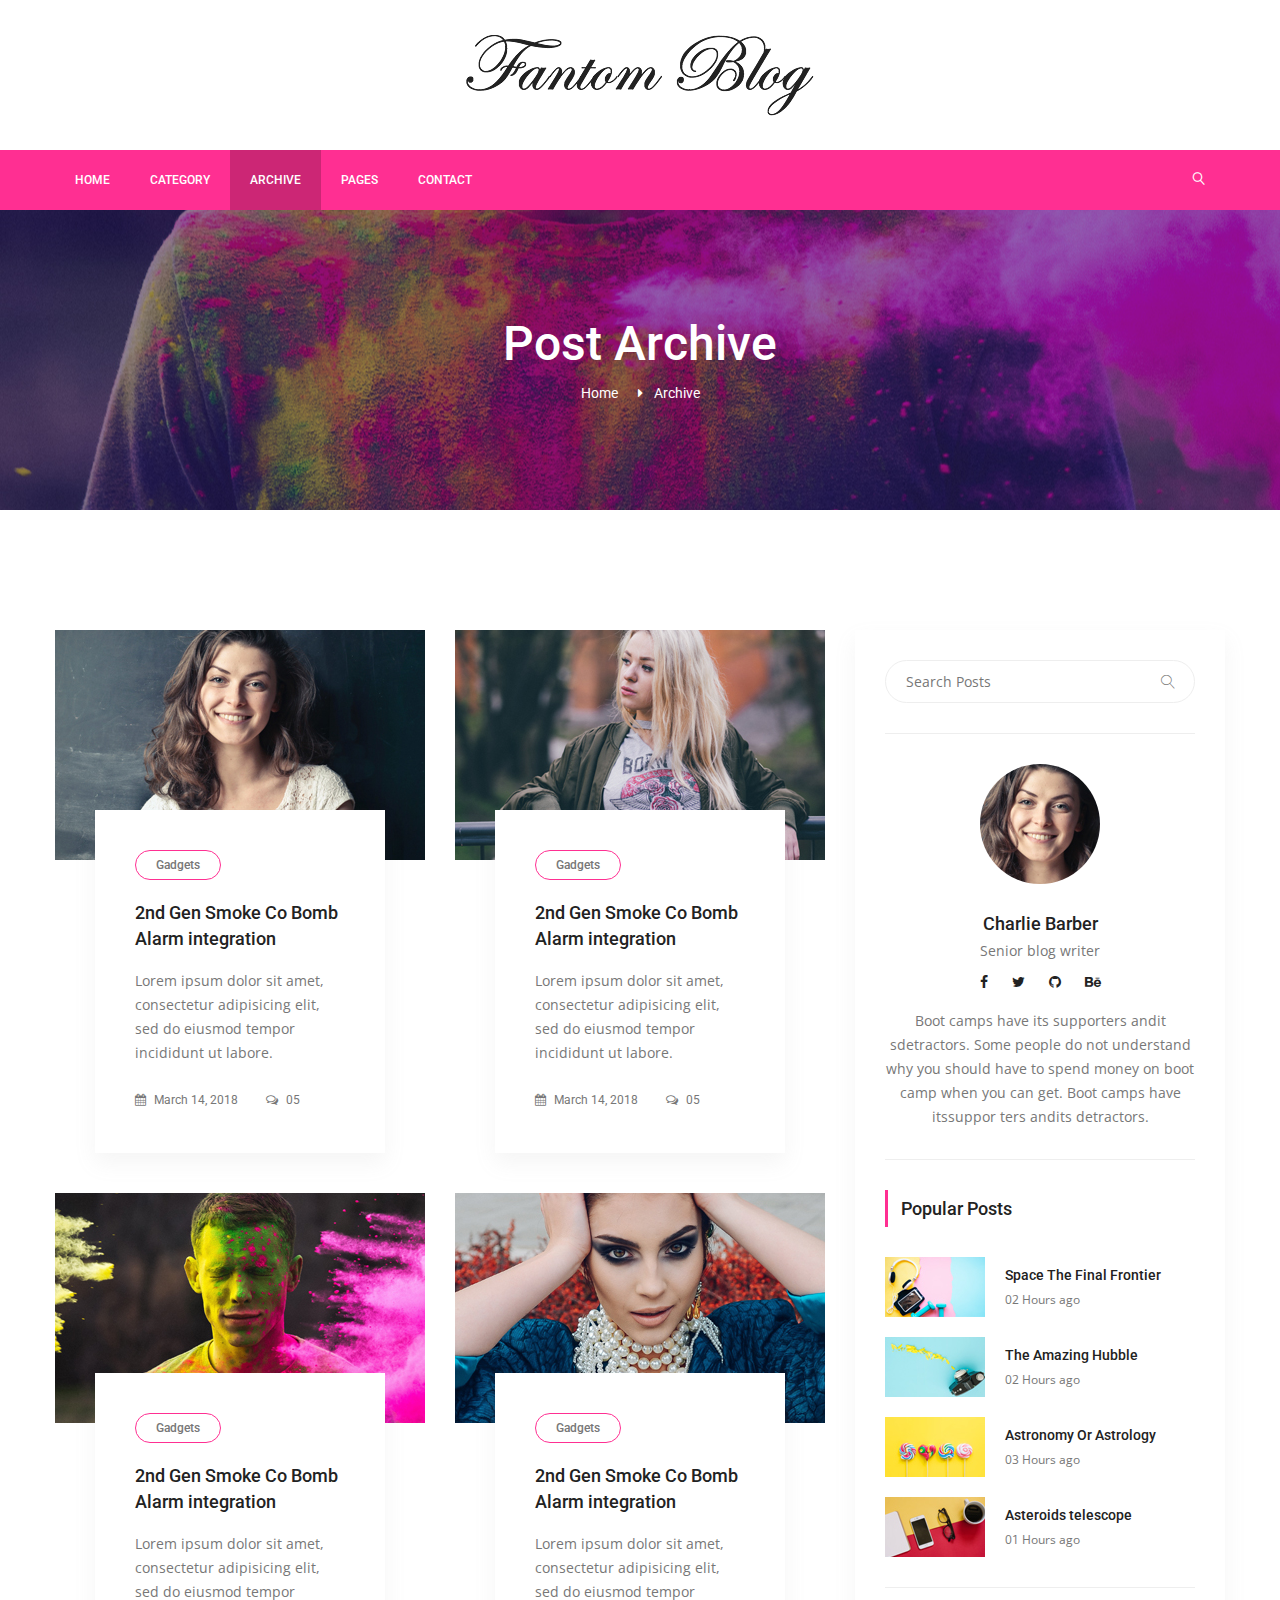
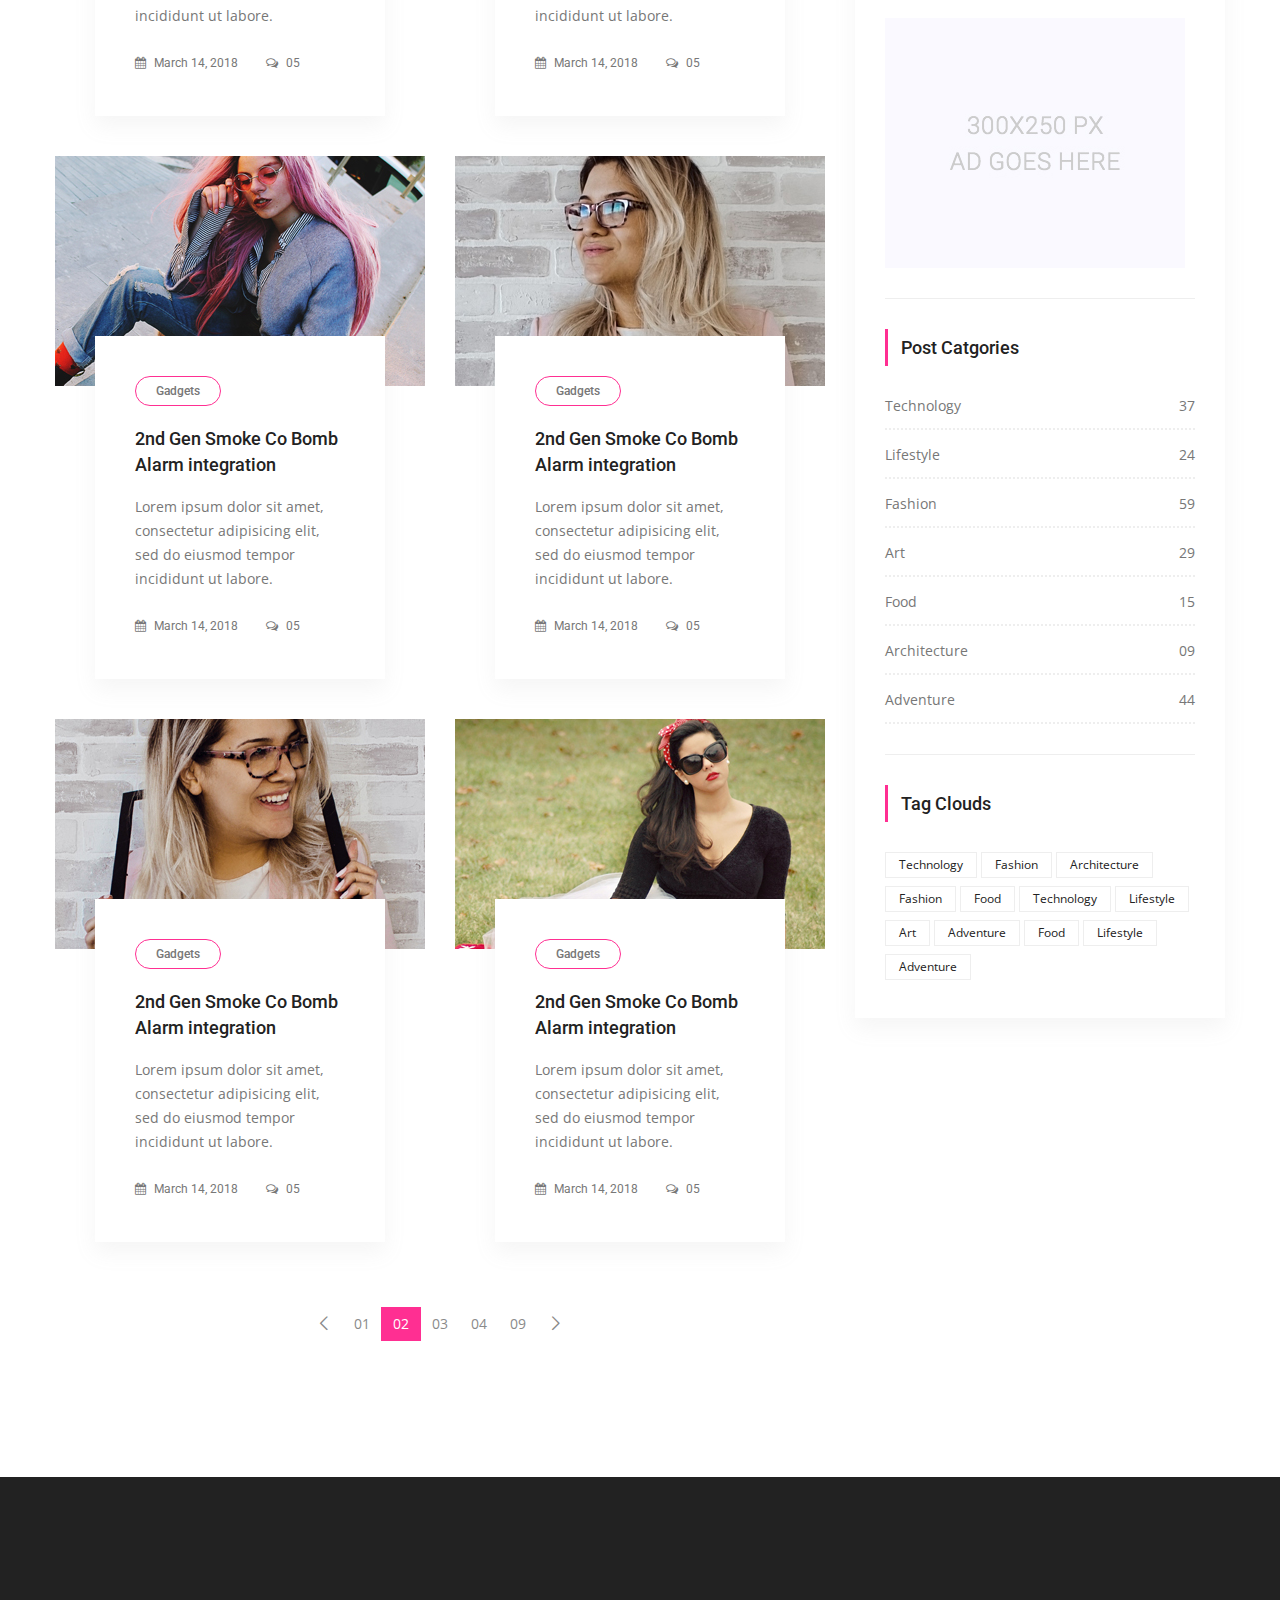
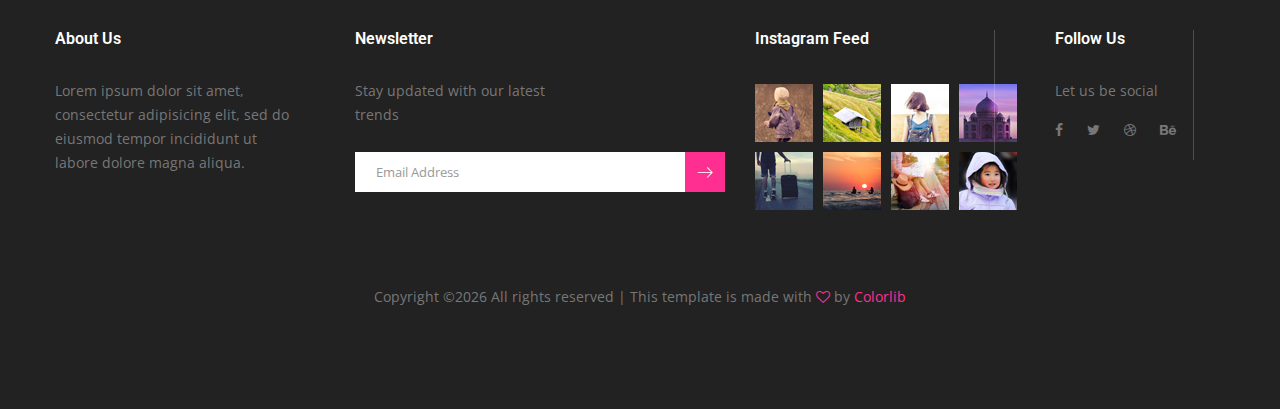
<file: archive.html>
<!doctype html>
<html lang="en">
    <head>
        <!-- Required meta tags -->
        <meta charset="utf-8">
        <meta name="viewport" content="width=device-width, initial-scale=1, shrink-to-fit=no">
        <link rel="icon" href="img/favicon.png" type="image/png">
        <title>Fantom Blog</title>
        <!-- Bootstrap CSS -->
        <link rel="stylesheet" href="css/bootstrap.css">
        <link rel="stylesheet" href="vendors/linericon/style.css">
        <link rel="stylesheet" href="css/font-awesome.min.css">
        <link rel="stylesheet" href="vendors/owl-carousel/owl.carousel.min.css">
        <link rel="stylesheet" href="vendors/lightbox/simpleLightbox.css">
        <link rel="stylesheet" href="vendors/nice-select/css/nice-select.css">
        <link rel="stylesheet" href="vendors/animate-css/animate.css">
        <link rel="stylesheet" href="vendors/jquery-ui/jquery-ui.css">
        <!-- main css -->
        <link rel="stylesheet" href="css/style.css">
        <link rel="stylesheet" href="css/responsive.css">
    </head>
    <body>
        
        <!--================Header Menu Area =================-->
        <header class="header_area">
            <div class="logo_part">
            	<div class="container">
            		<a class="logo" href="#"><img src="img/logo.png" alt=""></a>
            	</div>
            </div>
			<div class="main_menu">
				<nav class="navbar navbar-expand-lg navbar-light">
					<div class="container">
						<!-- Brand and toggle get grouped for better mobile display -->
						<a class="navbar-brand logo_h" href="index.html"><img src="img/logo.png" alt=""></a>
						<button class="navbar-toggler" type="button" data-toggle="collapse" data-target="#navbarSupportedContent" aria-controls="navbarSupportedContent" aria-expanded="false" aria-label="Toggle navigation">
							<span class="icon-bar"></span>
							<span class="icon-bar"></span>
							<span class="icon-bar"></span>
						</button>
						<!-- Collect the nav links, forms, and other content for toggling -->
						<div class="collapse navbar-collapse offset" id="navbarSupportedContent">
							<ul class="nav navbar-nav menu_nav">
								<li class="nav-item"><a class="nav-link" href="index.html">Home</a></li> 
								<li class="nav-item"><a class="nav-link" href="category.html">Category</a></li>
								<li class="nav-item active"><a class="nav-link" href="archive.html">Archive</a></li>
								<li class="nav-item submenu dropdown">
									<a href="#" class="nav-link dropdown-toggle" data-toggle="dropdown" role="button" aria-haspopup="true" aria-expanded="false">Pages</a>
									<ul class="dropdown-menu">
										<li class="nav-item"><a class="nav-link" href="single-blog.html">Blog Details</a></li>
										<li class="nav-item"><a class="nav-link" href="elements.html">Elements</a></li>
									</ul>
								</li> 
								<li class="nav-item"><a class="nav-link" href="contact.html">Contact</a></li>
							</ul>
							<ul class="nav navbar-nav navbar-right ml-auto">
								<li class="nav-item"><a href="#" class="search"><i class="lnr lnr-magnifier"></i></a></li>
							</ul>
						</div> 
					</div>
				</nav>
			</div>
        </header>
        <!--================Header Menu Area =================-->
        
        <!--================Home Banner Area =================-->
        <section class="banner_area">
            <div class="banner_inner d-flex align-items-center">
            	<div class="overlay bg-parallax" data-stellar-ratio="0.9" data-stellar-vertical-offset="0" data-background=""></div>
				<div class="container">
					<div class="banner_content text-center">
						<h2>Post Archive</h2>
						<div class="page_link">
							<a href="index.html">Home</a>
							<a href="archive.html">Archive</a>
						</div>
					</div>
				</div>
            </div>
        </section>
        <!--================End Home Banner Area =================-->
        
        <!--================Blog Area =================-->
        <section class="blog_area p_120">
            <div class="container">
                <div class="row">
                    <div class="col-lg-8">
                        <div class="blog_left_sidebar">
                            <div class="row">
                            	<div class="col-md-6">
                            		<article class="blog_style1 small">
										<div class="blog_img">
											<img class="img-fluid" src="img/home-blog/blog-small-1.jpg" alt="">
										</div>
										<div class="blog_text">
											<div class="blog_text_inner">
												<a class="cat" href="#">Gadgets</a>
												<a href="#"><h4>2nd Gen Smoke Co Bomb Alarm integration</h4></a>
												<p>Lorem ipsum dolor sit amet, consectetur adipisicing elit, sed do eiusmod tempor incididunt ut labore.</p>
												<div class="date">
													<a href="#"><i class="fa fa-calendar" aria-hidden="true"></i> March 14, 2018</a>
													<a href="#"><i class="fa fa-comments-o" aria-hidden="true"></i> 05</a>
												</div>	
											</div>
										</div>
									</article>
                            	</div>
                            	<div class="col-md-6">
                            		<article class="blog_style1 small">
										<div class="blog_img">
											<img class="img-fluid" src="img/home-blog/blog-small-2.jpg" alt="">
										</div>
										<div class="blog_text">
											<div class="blog_text_inner">
												<a class="cat" href="#">Gadgets</a>
												<a href="#"><h4>2nd Gen Smoke Co Bomb Alarm integration</h4></a>
												<p>Lorem ipsum dolor sit amet, consectetur adipisicing elit, sed do eiusmod tempor incididunt ut labore.</p>
												<div class="date">
													<a href="#"><i class="fa fa-calendar" aria-hidden="true"></i> March 14, 2018</a>
													<a href="#"><i class="fa fa-comments-o" aria-hidden="true"></i> 05</a>
												</div>	
											</div>
										</div>
									</article>
                            	</div>
                            	<div class="col-md-6">
                            		<article class="blog_style1 small">
										<div class="blog_img">
											<img class="img-fluid" src="img/home-blog/blog-small-3.jpg" alt="">
										</div>
										<div class="blog_text">
											<div class="blog_text_inner">
												<a class="cat" href="#">Gadgets</a>
												<a href="#"><h4>2nd Gen Smoke Co Bomb Alarm integration</h4></a>
												<p>Lorem ipsum dolor sit amet, consectetur adipisicing elit, sed do eiusmod tempor incididunt ut labore.</p>
												<div class="date">
													<a href="#"><i class="fa fa-calendar" aria-hidden="true"></i> March 14, 2018</a>
													<a href="#"><i class="fa fa-comments-o" aria-hidden="true"></i> 05</a>
												</div>	
											</div>
										</div>
									</article>
                            	</div>
                            	<div class="col-md-6">
                            		<article class="blog_style1 small">
										<div class="blog_img">
											<img class="img-fluid" src="img/home-blog/blog-small-4.jpg" alt="">
										</div>
										<div class="blog_text">
											<div class="blog_text_inner">
												<a class="cat" href="#">Gadgets</a>
												<a href="#"><h4>2nd Gen Smoke Co Bomb Alarm integration</h4></a>
												<p>Lorem ipsum dolor sit amet, consectetur adipisicing elit, sed do eiusmod tempor incididunt ut labore.</p>
												<div class="date">
													<a href="#"><i class="fa fa-calendar" aria-hidden="true"></i> March 14, 2018</a>
													<a href="#"><i class="fa fa-comments-o" aria-hidden="true"></i> 05</a>
												</div>	
											</div>
										</div>
									</article>
                            	</div>
                            	<div class="col-md-6">
                            		<article class="blog_style1 small">
										<div class="blog_img">
											<img class="img-fluid" src="img/home-blog/blog-small-5.jpg" alt="">
										</div>
										<div class="blog_text">
											<div class="blog_text_inner">
												<a class="cat" href="#">Gadgets</a>
												<a href="#"><h4>2nd Gen Smoke Co Bomb Alarm integration</h4></a>
												<p>Lorem ipsum dolor sit amet, consectetur adipisicing elit, sed do eiusmod tempor incididunt ut labore.</p>
												<div class="date">
													<a href="#"><i class="fa fa-calendar" aria-hidden="true"></i> March 14, 2018</a>
													<a href="#"><i class="fa fa-comments-o" aria-hidden="true"></i> 05</a>
												</div>	
											</div>
										</div>
									</article>
                            	</div>
                            	<div class="col-md-6">
                            		<article class="blog_style1 small">
										<div class="blog_img">
											<img class="img-fluid" src="img/home-blog/blog-small-6.jpg" alt="">
										</div>
										<div class="blog_text">
											<div class="blog_text_inner">
												<a class="cat" href="#">Gadgets</a>
												<a href="#"><h4>2nd Gen Smoke Co Bomb Alarm integration</h4></a>
												<p>Lorem ipsum dolor sit amet, consectetur adipisicing elit, sed do eiusmod tempor incididunt ut labore.</p>
												<div class="date">
													<a href="#"><i class="fa fa-calendar" aria-hidden="true"></i> March 14, 2018</a>
													<a href="#"><i class="fa fa-comments-o" aria-hidden="true"></i> 05</a>
												</div>	
											</div>
										</div>
									</article>
                            	</div>
                            	<div class="col-md-6">
                            		<article class="blog_style1 small">
										<div class="blog_img">
											<img class="img-fluid" src="img/home-blog/blog-small-7.jpg" alt="">
										</div>
										<div class="blog_text">
											<div class="blog_text_inner">
												<a class="cat" href="#">Gadgets</a>
												<a href="#"><h4>2nd Gen Smoke Co Bomb Alarm integration</h4></a>
												<p>Lorem ipsum dolor sit amet, consectetur adipisicing elit, sed do eiusmod tempor incididunt ut labore.</p>
												<div class="date">
													<a href="#"><i class="fa fa-calendar" aria-hidden="true"></i> March 14, 2018</a>
													<a href="#"><i class="fa fa-comments-o" aria-hidden="true"></i> 05</a>
												</div>	
											</div>
										</div>
									</article>
                            	</div>
                            	<div class="col-md-6">
                            		<article class="blog_style1 small">
										<div class="blog_img">
											<img class="img-fluid" src="img/home-blog/blog-small-8.jpg" alt="">
										</div>
										<div class="blog_text">
											<div class="blog_text_inner">
												<a class="cat" href="#">Gadgets</a>
												<a href="#"><h4>2nd Gen Smoke Co Bomb Alarm integration</h4></a>
												<p>Lorem ipsum dolor sit amet, consectetur adipisicing elit, sed do eiusmod tempor incididunt ut labore.</p>
												<div class="date">
													<a href="#"><i class="fa fa-calendar" aria-hidden="true"></i> March 14, 2018</a>
													<a href="#"><i class="fa fa-comments-o" aria-hidden="true"></i> 05</a>
												</div>	
											</div>
										</div>
									</article>
                            	</div>
                            </div>
                            
                            <nav class="blog-pagination justify-content-center d-flex">
		                        <ul class="pagination">
		                            <li class="page-item">
		                                <a href="#" class="page-link" aria-label="Previous">
		                                    <span aria-hidden="true">
		                                        <span class="lnr lnr-chevron-left"></span>
		                                    </span>
		                                </a>
		                            </li>
		                            <li class="page-item"><a href="#" class="page-link">01</a></li>
		                            <li class="page-item active"><a href="#" class="page-link">02</a></li>
		                            <li class="page-item"><a href="#" class="page-link">03</a></li>
		                            <li class="page-item"><a href="#" class="page-link">04</a></li>
		                            <li class="page-item"><a href="#" class="page-link">09</a></li>
		                            <li class="page-item">
		                                <a href="#" class="page-link" aria-label="Next">
		                                    <span aria-hidden="true">
		                                        <span class="lnr lnr-chevron-right"></span>
		                                    </span>
		                                </a>
		                            </li>
		                        </ul>
		                    </nav>
                        </div>
                    </div>
                    <div class="col-lg-4">
                        <div class="blog_right_sidebar">
                            <aside class="single_sidebar_widget search_widget">
                                <div class="input-group">
                                    <input type="text" class="form-control" placeholder="Search Posts">
                                    <span class="input-group-btn">
                                        <button class="btn btn-default" type="button"><i class="lnr lnr-magnifier"></i></button>
                                    </span>
                                </div><!-- /input-group -->
                                <div class="br"></div>
                            </aside>
                            <aside class="single_sidebar_widget author_widget">
                                <img class="author_img rounded-circle" src="img/blog/author.png" alt="">
                                <h4>Charlie Barber</h4>
                                <p>Senior blog writer</p>
                                <div class="social_icon">
                                    <a href="#"><i class="fa fa-facebook"></i></a>
                                    <a href="#"><i class="fa fa-twitter"></i></a>
                                    <a href="#"><i class="fa fa-github"></i></a>
                                    <a href="#"><i class="fa fa-behance"></i></a>
                                </div>
                                <p>Boot camps have its supporters andit sdetractors. Some people do not understand why you should have to spend money on boot camp when you can get. Boot camps have itssuppor ters andits detractors.</p>
                                <div class="br"></div>
                            </aside>
                            <aside class="single_sidebar_widget popular_post_widget">
                                <h3 class="widget_title">Popular Posts</h3>
                                <div class="media post_item">
                                    <img src="img/blog/popular-post/post1.jpg" alt="post">
                                    <div class="media-body">
                                        <a href="blog-details.html"><h3>Space The Final Frontier</h3></a>
                                        <p>02 Hours ago</p>
                                    </div>
                                </div>
                                <div class="media post_item">
                                    <img src="img/blog/popular-post/post2.jpg" alt="post">
                                    <div class="media-body">
                                        <a href="blog-details.html"><h3>The Amazing Hubble</h3></a>
                                        <p>02 Hours ago</p>
                                    </div>
                                </div>
                                <div class="media post_item">
                                    <img src="img/blog/popular-post/post3.jpg" alt="post">
                                    <div class="media-body">
                                        <a href="blog-details.html"><h3>Astronomy Or Astrology</h3></a>
                                        <p>03 Hours ago</p>
                                    </div>
                                </div>
                                <div class="media post_item">
                                    <img src="img/blog/popular-post/post4.jpg" alt="post">
                                    <div class="media-body">
                                        <a href="blog-details.html"><h3>Asteroids telescope</h3></a>
                                        <p>01 Hours ago</p>
                                    </div>
                                </div>
                                <div class="br"></div>
                            </aside>
                            <aside class="single_sidebar_widget"> 
                                <a href="#"><img class="img-fluid" src="img/blog/add.jpg" alt=""></a>
                                <div class="br"></div>
                            </aside>
                            <aside class="single_sidebar_widget post_category_widget">
                                <h4 class="widget_title">Post Catgories</h4>
                                <ul class="list cat-list">
                                    <li>
                                        <a href="#" class="d-flex justify-content-between">
                                            <p>Technology</p>
                                            <p>37</p>
                                        </a>
                                    </li>
                                    <li>
                                        <a href="#" class="d-flex justify-content-between">
                                            <p>Lifestyle</p>
                                            <p>24</p>
                                        </a>
                                    </li>
                                    <li>
                                        <a href="#" class="d-flex justify-content-between">
                                            <p>Fashion</p>
                                            <p>59</p>
                                        </a>
                                    </li>
                                    <li>
                                        <a href="#" class="d-flex justify-content-between">
                                            <p>Art</p>
                                            <p>29</p>
                                        </a>
                                    </li>
                                    <li>
                                        <a href="#" class="d-flex justify-content-between">
                                            <p>Food</p>
                                            <p>15</p>
                                        </a>
                                    </li>
                                    <li>
                                        <a href="#" class="d-flex justify-content-between">
                                            <p>Architecture</p>
                                            <p>09</p>
                                        </a>
                                    </li>
                                    <li>
                                        <a href="#" class="d-flex justify-content-between">
                                            <p>Adventure</p>
                                            <p>44</p>
                                        </a>
                                    </li>															
                                </ul>
                                <div class="br"></div>
                            </aside>
                            <aside class="single-sidebar-widget tag_cloud_widget">
                                <h4 class="widget_title">Tag Clouds</h4>
                                <ul class="list">
                                    <li><a href="#">Technology</a></li>
                                    <li><a href="#">Fashion</a></li>
                                    <li><a href="#">Architecture</a></li>
                                    <li><a href="#">Fashion</a></li>
                                    <li><a href="#">Food</a></li>
                                    <li><a href="#">Technology</a></li>
                                    <li><a href="#">Lifestyle</a></li>
                                    <li><a href="#">Art</a></li>
                                    <li><a href="#">Adventure</a></li>
                                    <li><a href="#">Food</a></li>
                                    <li><a href="#">Lifestyle</a></li>
                                    <li><a href="#">Adventure</a></li>
                                </ul>
                            </aside>
                        </div>
                    </div>
                </div>
            </div>
        </section>
        <!--================Blog Area =================-->
        
        <!--================ start footer Area  =================-->	
        <footer class="footer-area">
            <div class="container">
                <div class="row">
                    <div class="col-lg-3  col-md-6 col-sm-6">
                        <div class="single-footer-widget">
                            <h6 class="footer_title">About Us</h6>
                            <p>Lorem ipsum dolor sit amet, consectetur adipisicing elit, sed do eiusmod tempor incididunt ut labore dolore magna aliqua.</p>
                        </div>
                    </div>
                    <div class="col-lg-4 col-md-6 col-sm-6">
                        <div class="single-footer-widget">
                            <h6 class="footer_title">Newsletter</h6>
                            <p>Stay updated with our latest trends</p>		
                            <div id="mc_embed_signup">
                                <form target="_blank" action="https://spondonit.us12.list-manage.com/subscribe/post?u=1462626880ade1ac87bd9c93a&amp;id=92a4423d01" method="get" class="subscribe_form relative">
                                    <div class="input-group d-flex flex-row">
                                        <input name="EMAIL" placeholder="Email Address" onfocus="this.placeholder = ''" onblur="this.placeholder = 'Email Address '" required="" type="email">
                                        <button class="btn sub-btn"><span class="lnr lnr-arrow-right"></span></button>		
                                    </div>									
                                    <div class="mt-10 info"></div>
                                </form>
                            </div>
                        </div>
                    </div>
                    <div class="col-lg-3 col-md-6 col-sm-6">
                        <div class="single-footer-widget instafeed">
                            <h6 class="footer_title">Instagram Feed</h6>
                            <ul class="list instafeed d-flex flex-wrap">
                                <li><img src="img/instagram/Image-01.jpg" alt=""></li>
                                <li><img src="img/instagram/Image-02.jpg" alt=""></li>
                                <li><img src="img/instagram/Image-03.jpg" alt=""></li>
                                <li><img src="img/instagram/Image-04.jpg" alt=""></li>
                                <li><img src="img/instagram/Image-05.jpg" alt=""></li>
                                <li><img src="img/instagram/Image-06.jpg" alt=""></li>
                                <li><img src="img/instagram/Image-07.jpg" alt=""></li>
                                <li><img src="img/instagram/Image-08.jpg" alt=""></li>
                            </ul>
                        </div>
                    </div>	
                    <div class="col-lg-2 col-md-6 col-sm-6">
                        <div class="single-footer-widget f_social_wd">
                            <h6 class="footer_title">Follow Us</h6>
                            <p>Let us be social</p>
                            <div class="f_social">
                            	<a href="#"><i class="fa fa-facebook"></i></a>
								<a href="#"><i class="fa fa-twitter"></i></a>
								<a href="#"><i class="fa fa-dribbble"></i></a>
								<a href="#"><i class="fa fa-behance"></i></a>
                            </div>
                        </div>
                    </div>						
                </div>
                <div class="row footer-bottom d-flex justify-content-between align-items-center">
                    <p class="col-lg-12 footer-text text-center"><!-- Link back to Colorlib can't be removed. Template is licensed under CC BY 3.0. -->
Copyright &copy;<script>document.write(new Date().getFullYear());</script> All rights reserved | This template is made with <i class="fa fa-heart-o" aria-hidden="true"></i> by <a href="https://colorlib.com" target="_blank">Colorlib</a>
<!-- Link back to Colorlib can't be removed. Template is licensed under CC BY 3.0. --></p>
                </div>
            </div>
        </footer>
		<!--================ End footer Area  =================-->
        
        
        
        
        <!-- Optional JavaScript -->
        <!-- jQuery first, then Popper.js, then Bootstrap JS -->
        <script src="js/jquery-3.2.1.min.js"></script>
        <script src="js/popper.js"></script>
        <script src="js/bootstrap.min.js"></script>
        <script src="js/stellar.js"></script>
        <script src="vendors/lightbox/simpleLightbox.min.js"></script>
        <script src="vendors/nice-select/js/jquery.nice-select.min.js"></script>
        <script src="vendors/isotope/imagesloaded.pkgd.min.js"></script>
        <script src="vendors/isotope/isotope-min.js"></script>
        <script src="vendors/owl-carousel/owl.carousel.min.js"></script>
        <script src="vendors/jquery-ui/jquery-ui.js"></script>
        <script src="js/jquery.ajaxchimp.min.js"></script>
        <script src="js/mail-script.js"></script>
        <script src="js/theme.js"></script>
    </body>
</html>
</file>
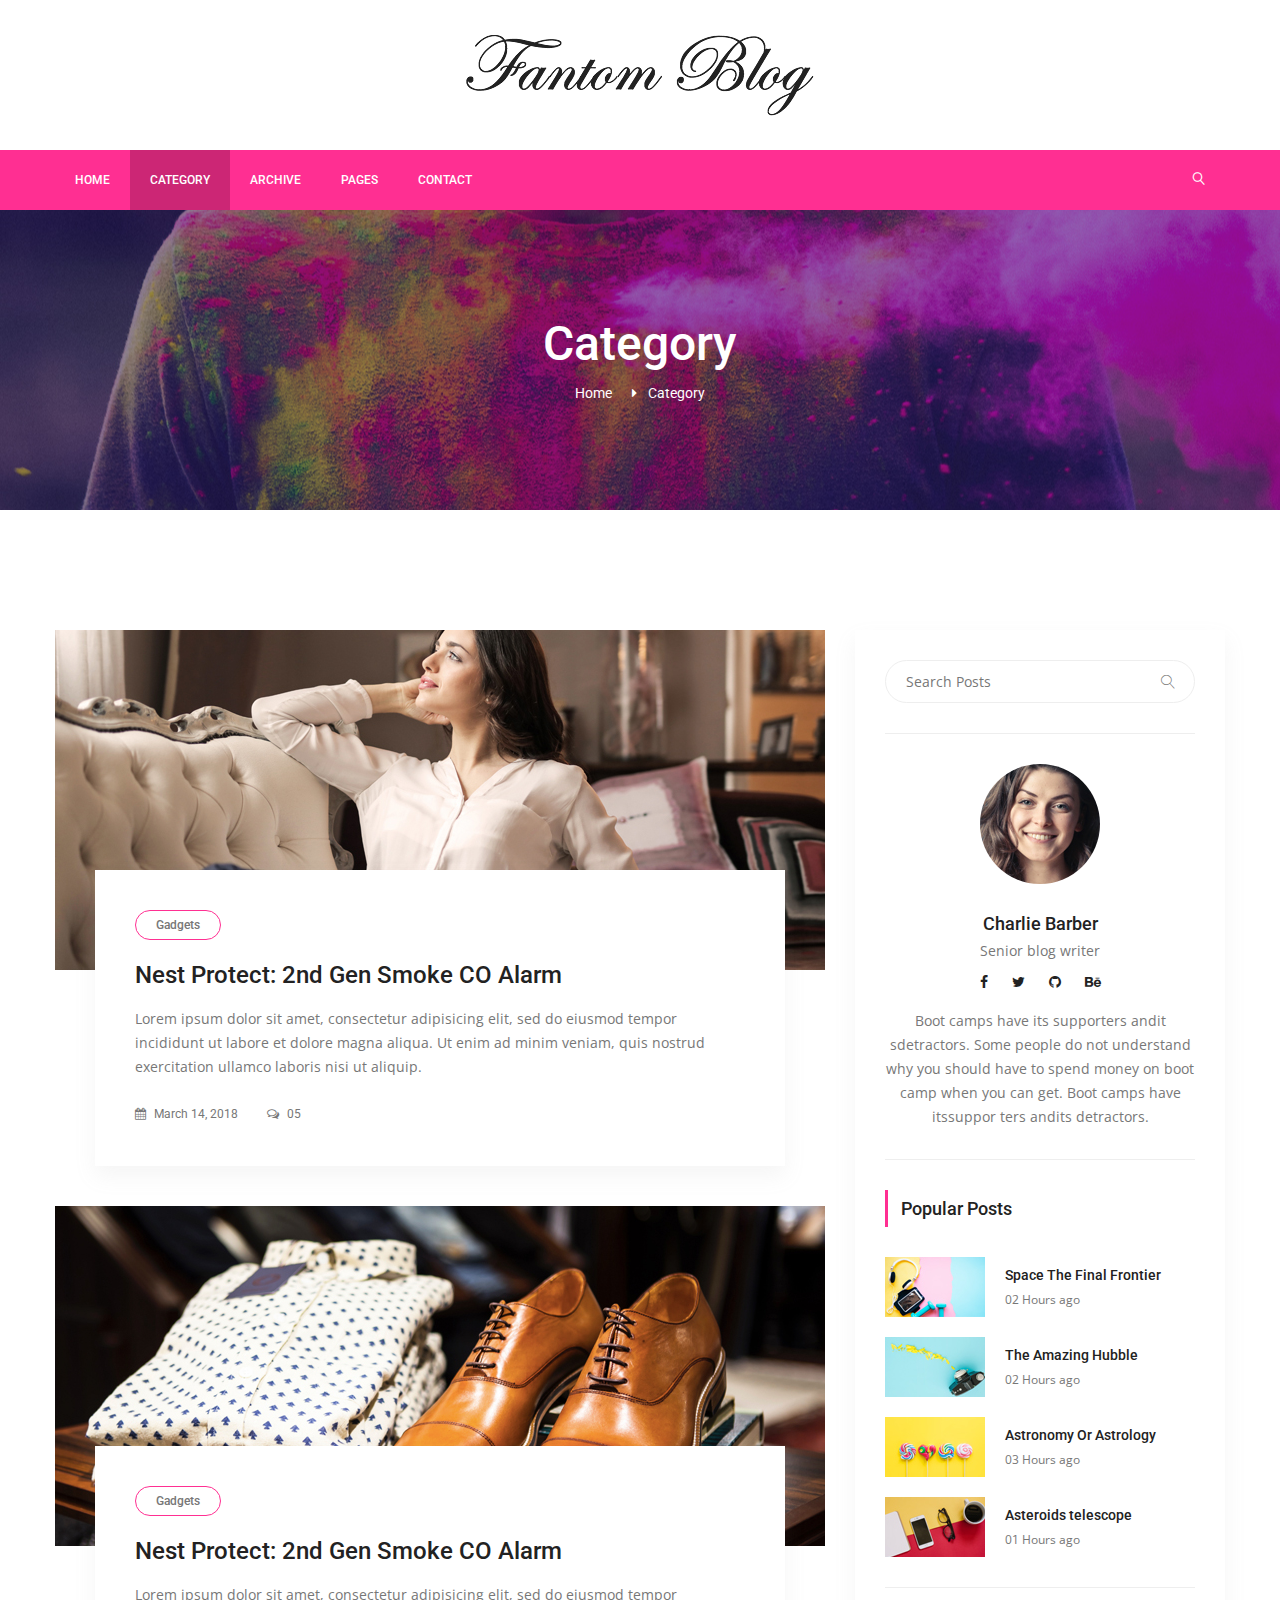
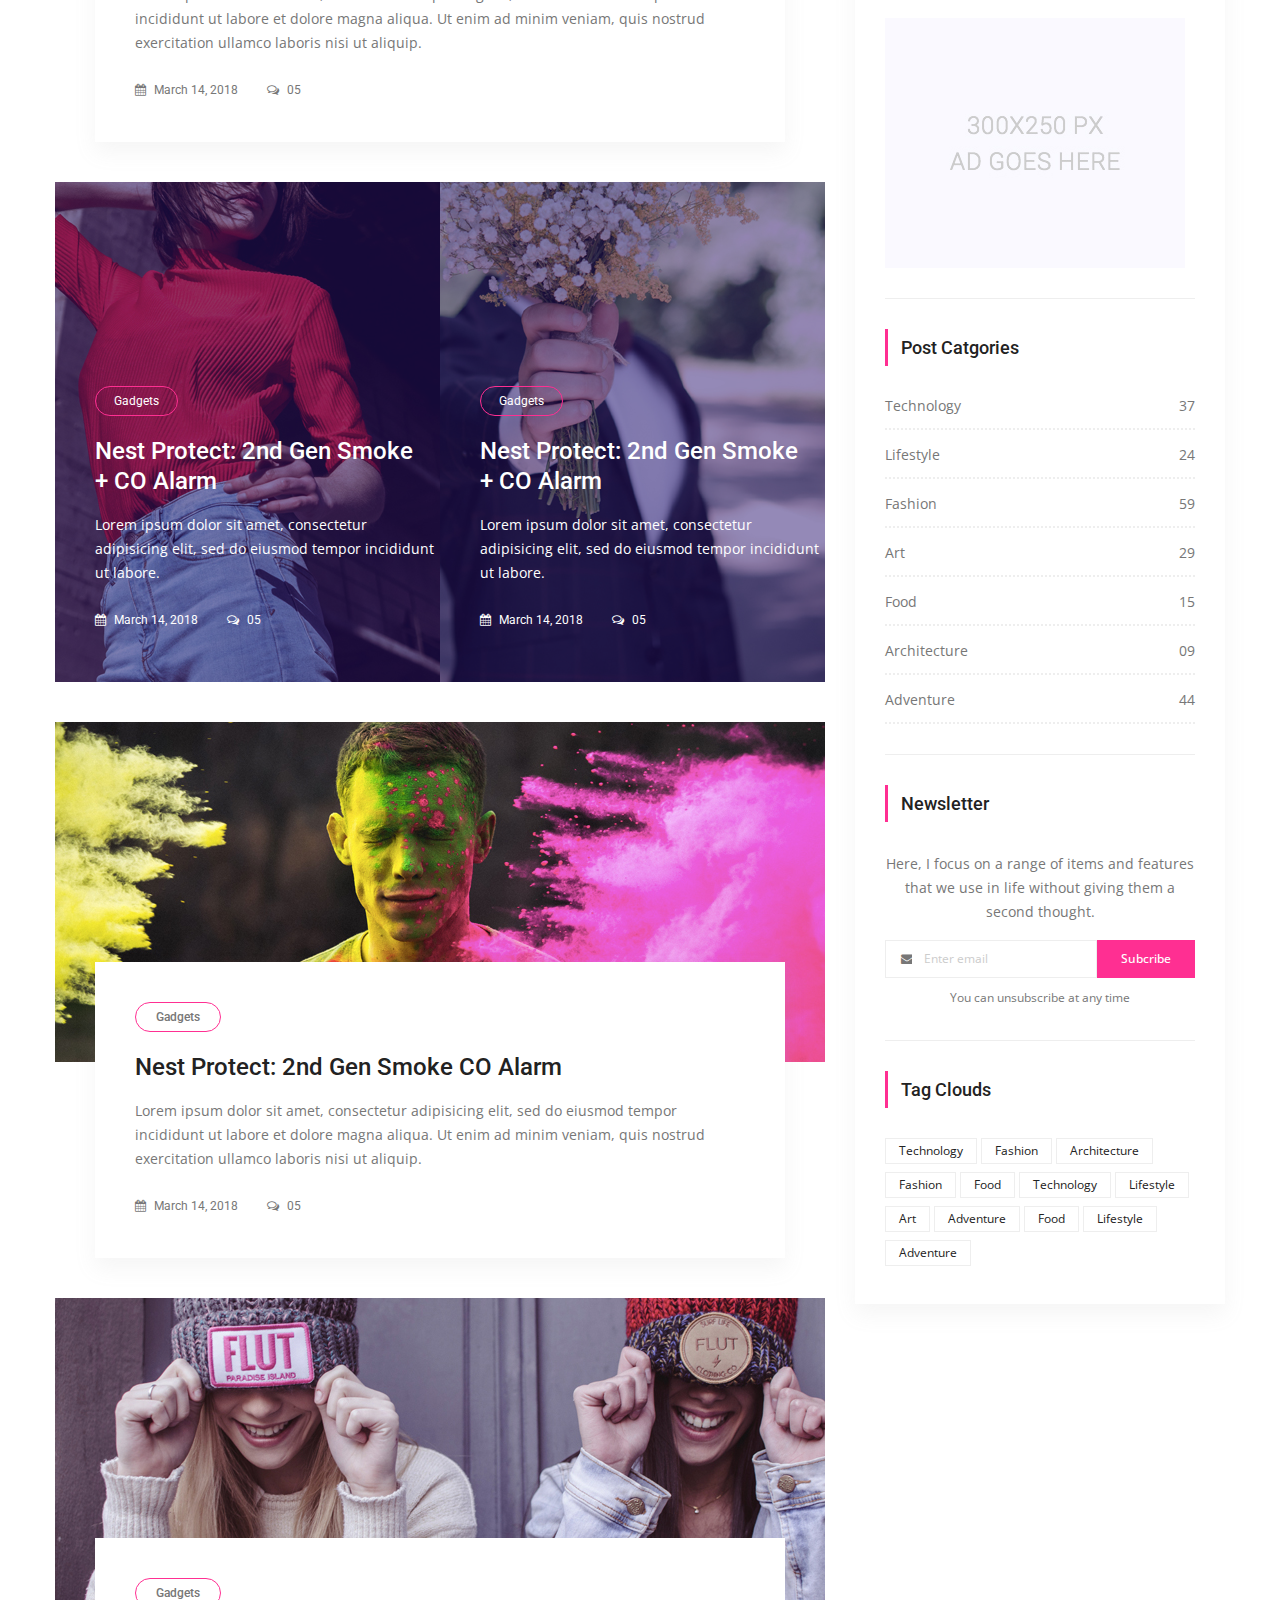
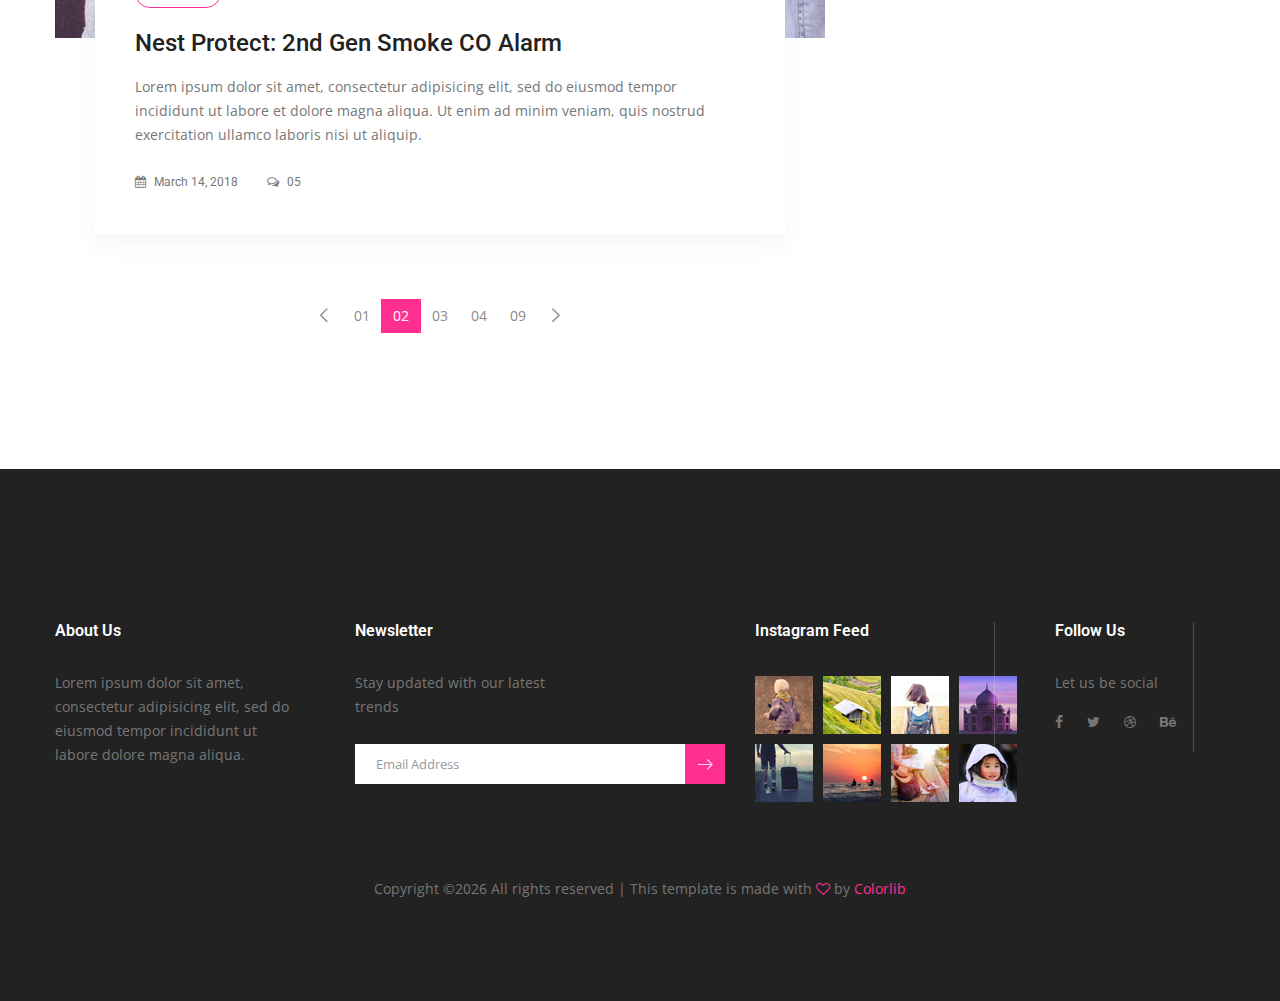
<file: category.html>
<!doctype html>
<html lang="en">
    <head>
        <!-- Required meta tags -->
        <meta charset="utf-8">
        <meta name="viewport" content="width=device-width, initial-scale=1, shrink-to-fit=no">
        <link rel="icon" href="img/favicon.png" type="image/png">
        <title>Fantom Blog</title>
        <!-- Bootstrap CSS -->
        <link rel="stylesheet" href="css/bootstrap.css">
        <link rel="stylesheet" href="vendors/linericon/style.css">
        <link rel="stylesheet" href="css/font-awesome.min.css">
        <link rel="stylesheet" href="vendors/owl-carousel/owl.carousel.min.css">
        <link rel="stylesheet" href="vendors/lightbox/simpleLightbox.css">
        <link rel="stylesheet" href="vendors/nice-select/css/nice-select.css">
        <link rel="stylesheet" href="vendors/animate-css/animate.css">
        <link rel="stylesheet" href="vendors/jquery-ui/jquery-ui.css">
        <!-- main css -->
        <link rel="stylesheet" href="css/style.css">
        <link rel="stylesheet" href="css/responsive.css">
    </head>
    <body>
        
        <!--================Header Menu Area =================-->
        <header class="header_area">
            <div class="logo_part">
            	<div class="container">
            		<a class="logo" href="#"><img src="img/logo.png" alt=""></a>
            	</div>
            </div>
			<div class="main_menu">
				<nav class="navbar navbar-expand-lg navbar-light">
					<div class="container">
						<!-- Brand and toggle get grouped for better mobile display -->
						<a class="navbar-brand logo_h" href="index.html"><img src="img/logo.png" alt=""></a>
						<button class="navbar-toggler" type="button" data-toggle="collapse" data-target="#navbarSupportedContent" aria-controls="navbarSupportedContent" aria-expanded="false" aria-label="Toggle navigation">
							<span class="icon-bar"></span>
							<span class="icon-bar"></span>
							<span class="icon-bar"></span>
						</button>
						<!-- Collect the nav links, forms, and other content for toggling -->
						<div class="collapse navbar-collapse offset" id="navbarSupportedContent">
							<ul class="nav navbar-nav menu_nav">
								<li class="nav-item"><a class="nav-link" href="index.html">Home</a></li> 
								<li class="nav-item active"><a class="nav-link" href="category.html">Category</a></li>
								<li class="nav-item"><a class="nav-link" href="archive.html">Archive</a></li>
								<li class="nav-item submenu dropdown">
									<a href="#" class="nav-link dropdown-toggle" data-toggle="dropdown" role="button" aria-haspopup="true" aria-expanded="false">Pages</a>
									<ul class="dropdown-menu">
										<li class="nav-item"><a class="nav-link" href="single-blog.html">Blog Details</a></li>
										<li class="nav-item"><a class="nav-link" href="elements.html">Elements</a></li>
									</ul>
								</li> 
								<li class="nav-item"><a class="nav-link" href="contact.html">Contact</a></li>
							</ul>
							<ul class="nav navbar-nav navbar-right ml-auto">
								<li class="nav-item"><a href="#" class="search"><i class="lnr lnr-magnifier"></i></a></li>
							</ul>
						</div> 
					</div>
				</nav>
			</div>
        </header>
        <!--================Header Menu Area =================-->
        
        <!--================Home Banner Area =================-->
        <section class="banner_area">
            <div class="banner_inner d-flex align-items-center">
            	<div class="overlay bg-parallax" data-stellar-ratio="0.9" data-stellar-vertical-offset="0" data-background=""></div>
				<div class="container">
					<div class="banner_content text-center">
						<h2>Category</h2>
						<div class="page_link">
							<a href="index.html">Home</a>
							<a href="category.html">Category</a>
						</div>
					</div>
				</div>
            </div>
        </section>
        <!--================End Home Banner Area =================-->
        
        <!--================Blog Area =================-->
        <section class="blog_area p_120">
            <div class="container">
                <div class="row">
                    <div class="col-lg-8">
                        <div class="blog_left_sidebar">
                            <article class="blog_style1">
                            	<div class="blog_img">
                            		<img class="img-fluid" src="img/home-blog/blog-1.jpg" alt="">
                            	</div>
                            	<div class="blog_text">
									<div class="blog_text_inner">
										<a class="cat" href="#">Gadgets</a>
										<a href="#"><h4>Nest Protect: 2nd Gen Smoke CO Alarm</h4></a>
										<p>Lorem ipsum dolor sit amet, consectetur adipisicing elit, sed do eiusmod tempor incididunt ut labore et dolore magna aliqua. Ut enim ad minim veniam, quis nostrud exercitation ullamco laboris nisi ut aliquip.</p>
										<div class="date">
											<a href="#"><i class="fa fa-calendar" aria-hidden="true"></i> March 14, 2018</a>
											<a href="#"><i class="fa fa-comments-o" aria-hidden="true"></i> 05</a>
										</div>	
									</div>
                            	</div>
                            </article>
                            <article class="blog_style1">
                            	<div class="blog_img">
                            		<img class="img-fluid" src="img/home-blog/blog-2.jpg" alt="">
                            	</div>
                            	<div class="blog_text">
									<div class="blog_text_inner">
										<a class="cat" href="#">Gadgets</a>
										<a href="#"><h4>Nest Protect: 2nd Gen Smoke CO Alarm</h4></a>
										<p>Lorem ipsum dolor sit amet, consectetur adipisicing elit, sed do eiusmod tempor incididunt ut labore et dolore magna aliqua. Ut enim ad minim veniam, quis nostrud exercitation ullamco laboris nisi ut aliquip.</p>
										<div class="date">
											<a href="#"><i class="fa fa-calendar" aria-hidden="true"></i> March 14, 2018</a>
											<a href="#"><i class="fa fa-comments-o" aria-hidden="true"></i> 05</a>
										</div>	
									</div>
								</div>
                            </article>
                            <div class="row m0 post_cat_item">
                            	<div class="col-md-6 p0">
                            		<div class="post_s_item">
										<div class="post_img">
											<img class="img-fluid" src="img/post-slider/post-cat-1.jpg" alt="">
										</div>
										<div class="post_text">
											<a class="cat" href="#">Gadgets</a>
											<a href="#"><h4>Nest Protect: 2nd Gen Smoke + CO Alarm</h4></a>
											<p>Lorem ipsum dolor sit amet, consectetur adipisicing elit, sed do eiusmod tempor incididunt ut labore.</p>
											<div class="date">
												<a href="#"><i class="fa fa-calendar" aria-hidden="true"></i> March 14, 2018</a>
												<a href="#"><i class="fa fa-comments-o" aria-hidden="true"></i> 05</a>
											</div>
										</div>
									</div>
                            	</div>
                            	<div class="col-md-6 p0">
                            		<div class="post_s_item">
										<div class="post_img">
											<img class="img-fluid" src="img/post-slider/post-cat-2.jpg" alt="">
										</div>
										<div class="post_text">
											<a class="cat" href="#">Gadgets</a>
											<a href="#"><h4>Nest Protect: 2nd Gen Smoke + CO Alarm</h4></a>
											<p>Lorem ipsum dolor sit amet, consectetur adipisicing elit, sed do eiusmod tempor incididunt ut labore.</p>
											<div class="date">
												<a href="#"><i class="fa fa-calendar" aria-hidden="true"></i> March 14, 2018</a>
												<a href="#"><i class="fa fa-comments-o" aria-hidden="true"></i> 05</a>
											</div>
										</div>
									</div>
                            	</div>
                            </div>
                            <article class="blog_style1">
                            	<div class="blog_img">
                            		<img class="img-fluid" src="img/home-blog/blog-3.jpg" alt="">
                            	</div>
                            	<div class="blog_text">
									<div class="blog_text_inner">
										<a class="cat" href="#">Gadgets</a>
										<a href="#"><h4>Nest Protect: 2nd Gen Smoke CO Alarm</h4></a>
										<p>Lorem ipsum dolor sit amet, consectetur adipisicing elit, sed do eiusmod tempor incididunt ut labore et dolore magna aliqua. Ut enim ad minim veniam, quis nostrud exercitation ullamco laboris nisi ut aliquip.</p>
										<div class="date">
											<a href="#"><i class="fa fa-calendar" aria-hidden="true"></i> March 14, 2018</a>
											<a href="#"><i class="fa fa-comments-o" aria-hidden="true"></i> 05</a>
										</div>	
									</div>
                            	</div>
                            </article>
                            <article class="blog_style1">
                            	<div class="blog_img">
                            		<img class="img-fluid" src="img/home-blog/blog-4.jpg" alt="">
                            	</div>
                            	<div class="blog_text">
									<div class="blog_text_inner">
										<a class="cat" href="#">Gadgets</a>
										<a href="#"><h4>Nest Protect: 2nd Gen Smoke CO Alarm</h4></a>
										<p>Lorem ipsum dolor sit amet, consectetur adipisicing elit, sed do eiusmod tempor incididunt ut labore et dolore magna aliqua. Ut enim ad minim veniam, quis nostrud exercitation ullamco laboris nisi ut aliquip.</p>
										<div class="date">
											<a href="#"><i class="fa fa-calendar" aria-hidden="true"></i> March 14, 2018</a>
											<a href="#"><i class="fa fa-comments-o" aria-hidden="true"></i> 05</a>
										</div>	
									</div>
								</div>
                            </article>
                            <nav class="blog-pagination justify-content-center d-flex">
		                        <ul class="pagination">
		                            <li class="page-item">
		                                <a href="#" class="page-link" aria-label="Previous">
		                                    <span aria-hidden="true">
		                                        <span class="lnr lnr-chevron-left"></span>
		                                    </span>
		                                </a>
		                            </li>
		                            <li class="page-item"><a href="#" class="page-link">01</a></li>
		                            <li class="page-item active"><a href="#" class="page-link">02</a></li>
		                            <li class="page-item"><a href="#" class="page-link">03</a></li>
		                            <li class="page-item"><a href="#" class="page-link">04</a></li>
		                            <li class="page-item"><a href="#" class="page-link">09</a></li>
		                            <li class="page-item">
		                                <a href="#" class="page-link" aria-label="Next">
		                                    <span aria-hidden="true">
		                                        <span class="lnr lnr-chevron-right"></span>
		                                    </span>
		                                </a>
		                            </li>
		                        </ul>
		                    </nav>
                        </div>
                    </div>
                    <div class="col-lg-4">
                        <div class="blog_right_sidebar">
                            <aside class="single_sidebar_widget search_widget">
                                <div class="input-group">
                                    <input type="text" class="form-control" placeholder="Search Posts">
                                    <span class="input-group-btn">
                                        <button class="btn btn-default" type="button"><i class="lnr lnr-magnifier"></i></button>
                                    </span>
                                </div><!-- /input-group -->
                                <div class="br"></div>
                            </aside>
                            <aside class="single_sidebar_widget author_widget">
                                <img class="author_img rounded-circle" src="img/blog/author.png" alt="">
                                <h4>Charlie Barber</h4>
                                <p>Senior blog writer</p>
                                <div class="social_icon">
                                    <a href="#"><i class="fa fa-facebook"></i></a>
                                    <a href="#"><i class="fa fa-twitter"></i></a>
                                    <a href="#"><i class="fa fa-github"></i></a>
                                    <a href="#"><i class="fa fa-behance"></i></a>
                                </div>
                                <p>Boot camps have its supporters andit sdetractors. Some people do not understand why you should have to spend money on boot camp when you can get. Boot camps have itssuppor ters andits detractors.</p>
                                <div class="br"></div>
                            </aside>
                            <aside class="single_sidebar_widget popular_post_widget">
                                <h3 class="widget_title">Popular Posts</h3>
                                <div class="media post_item">
                                    <img src="img/blog/popular-post/post1.jpg" alt="post">
                                    <div class="media-body">
                                        <a href="blog-details.html"><h3>Space The Final Frontier</h3></a>
                                        <p>02 Hours ago</p>
                                    </div>
                                </div>
                                <div class="media post_item">
                                    <img src="img/blog/popular-post/post2.jpg" alt="post">
                                    <div class="media-body">
                                        <a href="blog-details.html"><h3>The Amazing Hubble</h3></a>
                                        <p>02 Hours ago</p>
                                    </div>
                                </div>
                                <div class="media post_item">
                                    <img src="img/blog/popular-post/post3.jpg" alt="post">
                                    <div class="media-body">
                                        <a href="blog-details.html"><h3>Astronomy Or Astrology</h3></a>
                                        <p>03 Hours ago</p>
                                    </div>
                                </div>
                                <div class="media post_item">
                                    <img src="img/blog/popular-post/post4.jpg" alt="post">
                                    <div class="media-body">
                                        <a href="blog-details.html"><h3>Asteroids telescope</h3></a>
                                        <p>01 Hours ago</p>
                                    </div>
                                </div>
                                <div class="br"></div>
                            </aside>
                            <aside class="single_sidebar_widget"> 
                                <a href="#"><img class="img-fluid" src="img/blog/add.jpg" alt=""></a>
                                <div class="br"></div>
                            </aside>
                            <aside class="single_sidebar_widget post_category_widget">
                                <h4 class="widget_title">Post Catgories</h4>
                                <ul class="list cat-list">
                                    <li>
                                        <a href="#" class="d-flex justify-content-between">
                                            <p>Technology</p>
                                            <p>37</p>
                                        </a>
                                    </li>
                                    <li>
                                        <a href="#" class="d-flex justify-content-between">
                                            <p>Lifestyle</p>
                                            <p>24</p>
                                        </a>
                                    </li>
                                    <li>
                                        <a href="#" class="d-flex justify-content-between">
                                            <p>Fashion</p>
                                            <p>59</p>
                                        </a>
                                    </li>
                                    <li>
                                        <a href="#" class="d-flex justify-content-between">
                                            <p>Art</p>
                                            <p>29</p>
                                        </a>
                                    </li>
                                    <li>
                                        <a href="#" class="d-flex justify-content-between">
                                            <p>Food</p>
                                            <p>15</p>
                                        </a>
                                    </li>
                                    <li>
                                        <a href="#" class="d-flex justify-content-between">
                                            <p>Architecture</p>
                                            <p>09</p>
                                        </a>
                                    </li>
                                    <li>
                                        <a href="#" class="d-flex justify-content-between">
                                            <p>Adventure</p>
                                            <p>44</p>
                                        </a>
                                    </li>															
                                </ul>
                                <div class="br"></div>
                            </aside>
                            <aside class="single-sidebar-widget newsletter_widget">
                                <h4 class="widget_title">Newsletter</h4>
                                <p>
                                Here, I focus on a range of items and features that we use in life without
                                giving them a second thought.
                                </p>
                                <div class="form-group d-flex flex-row">
                                    <div class="input-group">
                                        <div class="input-group-prepend">
                                            <div class="input-group-text"><i class="fa fa-envelope" aria-hidden="true"></i></div>
                                        </div>
                                        <input type="text" class="form-control" id="inlineFormInputGroup" placeholder="Enter email" onfocus="this.placeholder = ''" onblur="this.placeholder = 'Enter email'">
                                    </div>
                                    <a href="#" class="bbtns">Subcribe</a>
                                </div>	
                                <p class="text-bottom">You can unsubscribe at any time</p>	
                                <div class="br"></div>							
                            </aside>
                            <aside class="single-sidebar-widget tag_cloud_widget">
                                <h4 class="widget_title">Tag Clouds</h4>
                                <ul class="list">
                                    <li><a href="#">Technology</a></li>
                                    <li><a href="#">Fashion</a></li>
                                    <li><a href="#">Architecture</a></li>
                                    <li><a href="#">Fashion</a></li>
                                    <li><a href="#">Food</a></li>
                                    <li><a href="#">Technology</a></li>
                                    <li><a href="#">Lifestyle</a></li>
                                    <li><a href="#">Art</a></li>
                                    <li><a href="#">Adventure</a></li>
                                    <li><a href="#">Food</a></li>
                                    <li><a href="#">Lifestyle</a></li>
                                    <li><a href="#">Adventure</a></li>
                                </ul>
                            </aside>
                        </div>
                    </div>
                </div>
            </div>
        </section>
        <!--================Blog Area =================-->
        
        <!--================ start footer Area  =================-->	
        <footer class="footer-area">
            <div class="container">
                <div class="row">
                    <div class="col-lg-3  col-md-6 col-sm-6">
                        <div class="single-footer-widget">
                            <h6 class="footer_title">About Us</h6>
                            <p>Lorem ipsum dolor sit amet, consectetur adipisicing elit, sed do eiusmod tempor incididunt ut labore dolore magna aliqua.</p>
                        </div>
                    </div>
                    <div class="col-lg-4 col-md-6 col-sm-6">
                        <div class="single-footer-widget">
                            <h6 class="footer_title">Newsletter</h6>
                            <p>Stay updated with our latest trends</p>		
                            <div id="mc_embed_signup">
                                <form target="_blank" action="https://spondonit.us12.list-manage.com/subscribe/post?u=1462626880ade1ac87bd9c93a&amp;id=92a4423d01" method="get" class="subscribe_form relative">
                                    <div class="input-group d-flex flex-row">
                                        <input name="EMAIL" placeholder="Email Address" onfocus="this.placeholder = ''" onblur="this.placeholder = 'Email Address '" required="" type="email">
                                        <button class="btn sub-btn"><span class="lnr lnr-arrow-right"></span></button>		
                                    </div>									
                                    <div class="mt-10 info"></div>
                                </form>
                            </div>
                        </div>
                    </div>
                    <div class="col-lg-3 col-md-6 col-sm-6">
                        <div class="single-footer-widget instafeed">
                            <h6 class="footer_title">Instagram Feed</h6>
                            <ul class="list instafeed d-flex flex-wrap">
                                <li><img src="img/instagram/Image-01.jpg" alt=""></li>
                                <li><img src="img/instagram/Image-02.jpg" alt=""></li>
                                <li><img src="img/instagram/Image-03.jpg" alt=""></li>
                                <li><img src="img/instagram/Image-04.jpg" alt=""></li>
                                <li><img src="img/instagram/Image-05.jpg" alt=""></li>
                                <li><img src="img/instagram/Image-06.jpg" alt=""></li>
                                <li><img src="img/instagram/Image-07.jpg" alt=""></li>
                                <li><img src="img/instagram/Image-08.jpg" alt=""></li>
                            </ul>
                        </div>
                    </div>	
                    <div class="col-lg-2 col-md-6 col-sm-6">
                        <div class="single-footer-widget f_social_wd">
                            <h6 class="footer_title">Follow Us</h6>
                            <p>Let us be social</p>
                            <div class="f_social">
                            	<a href="#"><i class="fa fa-facebook"></i></a>
								<a href="#"><i class="fa fa-twitter"></i></a>
								<a href="#"><i class="fa fa-dribbble"></i></a>
								<a href="#"><i class="fa fa-behance"></i></a>
                            </div>
                        </div>
                    </div>						
                </div>
                <div class="row footer-bottom d-flex justify-content-between align-items-center">
                    <p class="col-lg-12 footer-text text-center"><!-- Link back to Colorlib can't be removed. Template is licensed under CC BY 3.0. -->
Copyright &copy;<script>document.write(new Date().getFullYear());</script> All rights reserved | This template is made with <i class="fa fa-heart-o" aria-hidden="true"></i> by <a href="https://colorlib.com" target="_blank">Colorlib</a>
<!-- Link back to Colorlib can't be removed. Template is licensed under CC BY 3.0. --></p>
                </div>
            </div>
        </footer>
		<!--================ End footer Area  =================-->
        
        
        
        
        <!-- Optional JavaScript -->
        <!-- jQuery first, then Popper.js, then Bootstrap JS -->
        <script src="js/jquery-3.2.1.min.js"></script>
        <script src="js/popper.js"></script>
        <script src="js/bootstrap.min.js"></script>
        <script src="js/stellar.js"></script>
        <script src="vendors/lightbox/simpleLightbox.min.js"></script>
        <script src="vendors/nice-select/js/jquery.nice-select.min.js"></script>
        <script src="vendors/isotope/imagesloaded.pkgd.min.js"></script>
        <script src="vendors/isotope/isotope-min.js"></script>
        <script src="vendors/owl-carousel/owl.carousel.min.js"></script>
        <script src="vendors/jquery-ui/jquery-ui.js"></script>
        <script src="js/jquery.ajaxchimp.min.js"></script>
        <script src="js/mail-script.js"></script>
        <script src="js/theme.js"></script>
    </body>
</html>
</file>
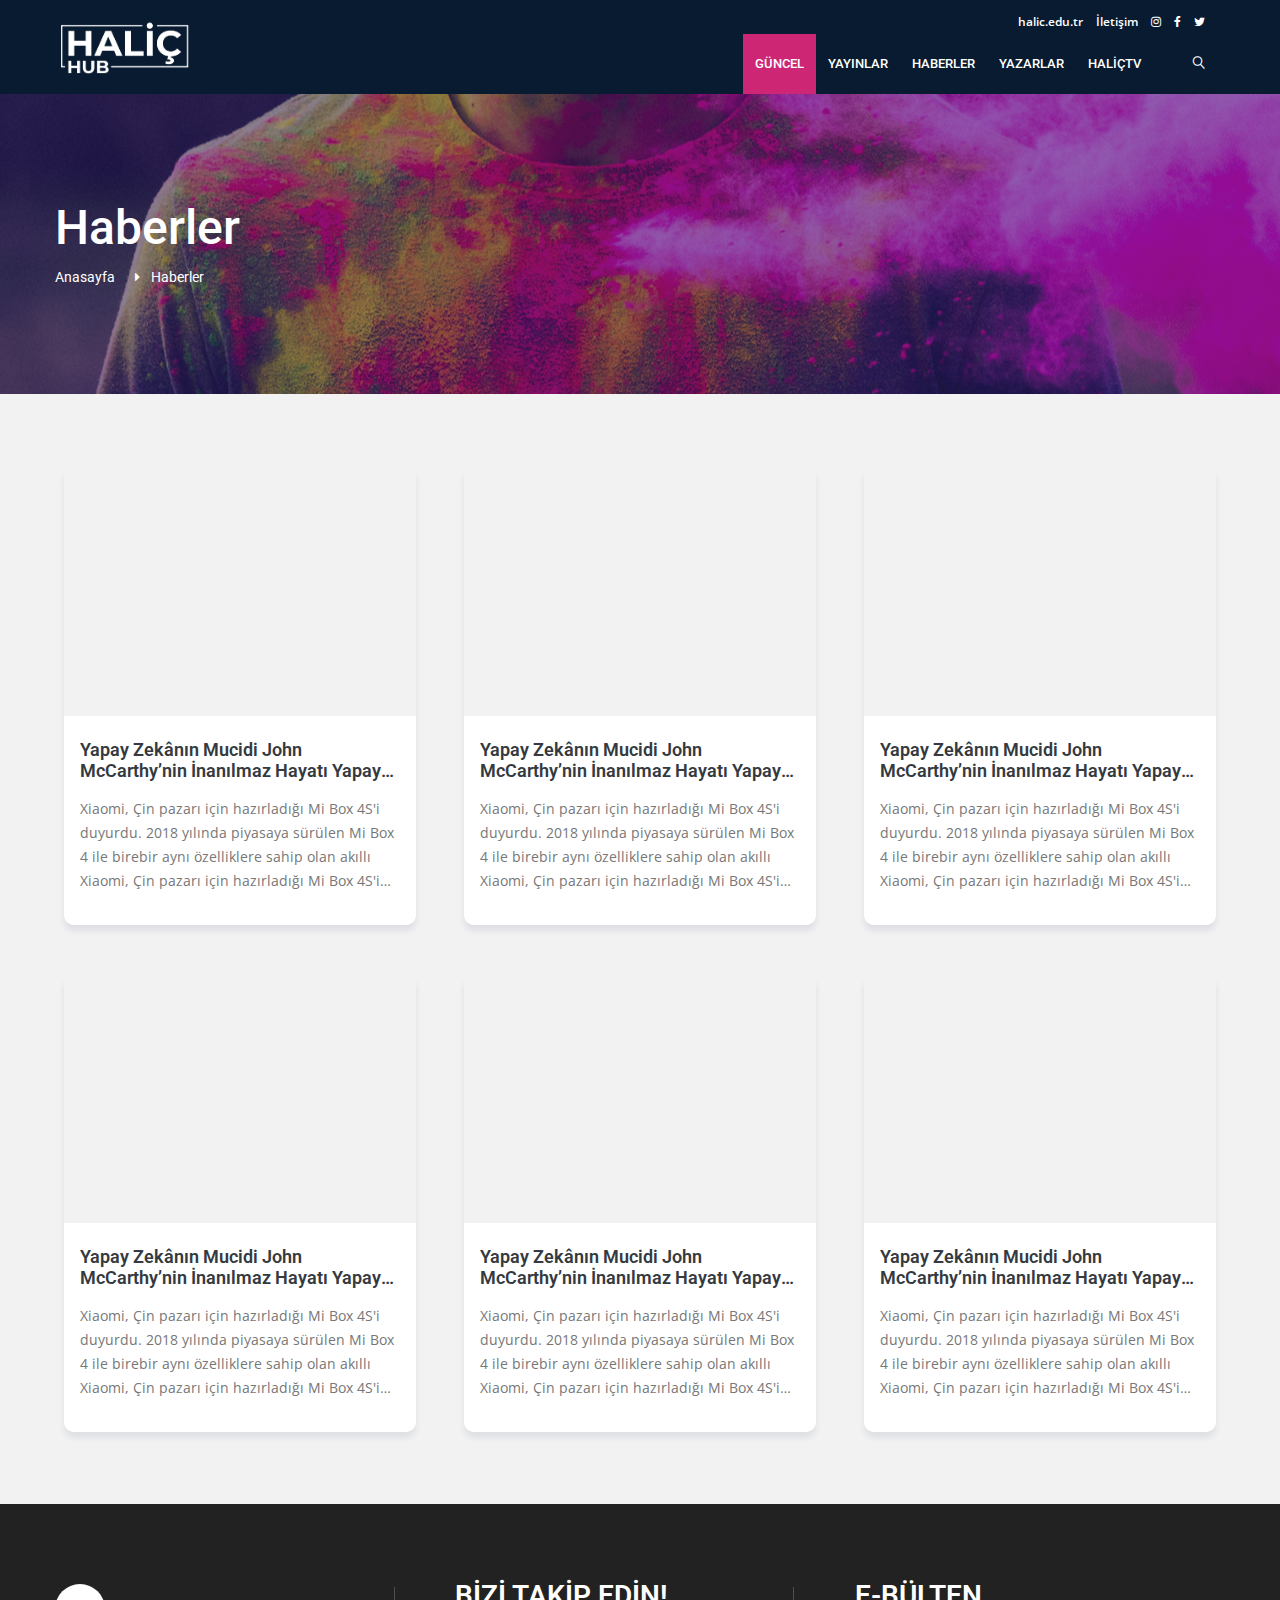
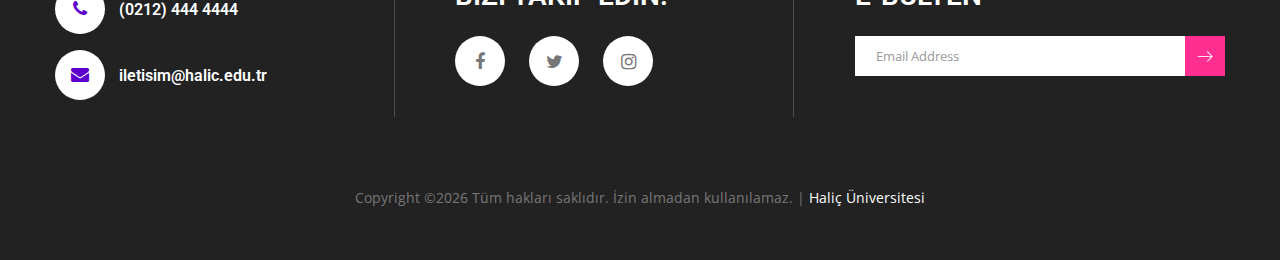
<file: haberler.html>
<!doctype html>
<html lang="en">

<head>
    <!-- Required meta tags -->
    <meta charset="utf-8">
    <meta name="viewport" content="width=device-width, initial-scale=1, shrink-to-fit=no">
    <link rel="icon" href="img/favicon.png" type="image/png">
    <title>Fantom Blog</title>
    <!-- Bootstrap CSS -->
    <link rel="stylesheet" href="css/bootstrap.css">
    <link rel="stylesheet" href="vendors/linericon/style.css">
    <link rel="stylesheet" href="css/font-awesome.min.css">
    <link rel="stylesheet" href="vendors/owl-carousel/owl.carousel.min.css">
    <link rel="stylesheet" href="vendors/lightbox/simpleLightbox.css">
    <link rel="stylesheet" href="vendors/nice-select/css/nice-select.css">
    <link rel="stylesheet" href="vendors/animate-css/animate.css">
    <link rel="stylesheet" href="vendors/jquery-ui/jquery-ui.css">
    <!-- main css -->
    <link rel="stylesheet" href="css/style.css">
    <link rel="stylesheet" href="css/responsive.css">
</head>

<body style="background: #f2f2f3">

    <!--================Header Menu Area =================-->
    <header class="header_area" style="background: #081b30">
        <div class="logo_part" style="padding: 0px">
            <div class="container">
                <ul style="margin-top: 10px; margin-bottom: 0px; float: right; font-size: 12px; margin-right: 10px; font-weight: 600">
                    <li style="list-style: none; display: inline; margin-right: 10px;"><a style="color: white" href="index.html">halic.edu.tr</a></li>
                    <li style="list-style: none; display: inline; margin-right: 10px;"><a style="color: white" href="index.html">İletişim</a></li>
                    <li style="list-style: none; display: inline; margin-right: 10px;"><a style="color: white" href="#"><i class="fa fa-instagram"></i></a></li>
                    <li style="list-style: none; display: inline; margin-right: 10px;"><a style="color: white" href="#"><i class="fa fa-facebook"></i></a></li>
                    <li style="list-style: none; display: inline; margin-right: 10px;"><a style="color: white" href="#"><i class="fa fa-twitter"></i></a></li>
                </ul>
            </div>
        </div>
        <div class="main_menu" style="background: #081b30">
            <nav class="navbar navbar-expand-lg navbar-light">
                <div class="container nav-size">
                    <!-- Brand and toggle get grouped for better mobile display -->
                    <a class="navbar-brand logo_h" href="index.html"><img src="img/hublogo.png" alt=""></a>
                    <button class="navbar-toggler" type="button" data-toggle="collapse" data-target="#navbarSupportedContent" aria-controls="navbarSupportedContent" aria-expanded="false" aria-label="Toggle navigation">
                        <span class="icon-bar"></span>
                        <span class="icon-bar"></span>
                        <span class="icon-bar"></span>
                    </button>
                    <!-- Collect the nav links, forms, and other content for toggling -->
                    <div class="collapse navbar-collapse offset" id="navbarSupportedContent">
                        <a class="logo-display" href="index.html"><img style="width: 140px; position: relative; top: -15px;" src="img/hublogo.png" alt=""></a>
                        <ul class="nav navbar-nav menu_nav" style="margin-left: auto;">
                            <li class="nav-item active"><a style="padding: 0px 12px; font-size: 13px" class="nav-link" href="index.html">GÜNCEL</a></li>
                            <li class="nav-item"><a style="padding: 0px 12px; font-size: 13px" class="nav-link" href="category.html">YAYINLAR</a></li>
                            <li class="nav-item"><a style="padding: 0px 12px; font-size: 13px" class="nav-link" href="archive.html">HABERLER</a></li>
                            <li class="nav-item"><a style="padding: 0px 12px; font-size: 13px" class="nav-link" href="archive.html">YAZARLAR</a></li>
                            <li class="nav-item"><a style="padding: 0px 12px; font-size: 13px" class="nav-link" href="contact.html">HALİÇTV</a></li>
                            <li class="nav-item"><a href="#" class="search"><i class="lnr lnr-magnifier"></i></a></li>
                        </ul>
                    </div>
                </div>
            </nav>
        </div>
    </header>

    <section class="banner_area slider-m">
        <div class="banner_inner d-flex align-items-center">
            <div class="overlay bg-parallax" data-stellar-ratio="0.9" data-stellar-vertical-offset="0" data-background=""></div>
            <div class="container">
                <div class="banner_content">
                    <h2>Haberler</h2>
                    <div class="page_link">
                        <a href="index.html">Anasayfa</a>
                        <a href="category.html">Haberler</a>
                    </div>
                </div>
            </div>
        </div>
    </section>
    <!--================Header Menu Area =================-->
    <section>
        <div class="container my-5">
            <div class="row">
                <div class="col-md-4 text-size p-4">
                    <div class="text-box">
                       <a href="#">
                        <div class="position-relative w-100" style="height: 250px;background-image: url(https://images.pexels.com/photos/1153369/pexels-photo-1153369.jpeg?auto=compress&cs=tinysrgb&dpr=1&w=500); background-size: cover; background-position: center; border-top-left-radius: 10px; border-top-right-radius: 10px">
                        </div>
                        </a>
                        <div class="px-3 pt-4 pb-3" style="background: white; border-bottom-left-radius: 10px; border-bottom-right-radius: 10px">
                            <a href="#" class="d-inline-block">
                                <h4 class="text-dark text-box-title" style="font-weight: 600; font-size: 1.1rem;">Yapay Zekânın Mucidi John McCarthy’nin İnanılmaz Hayatı Yapay Zekânın Mucidi John McCarthy’nin İnanılmaz Hayatı</h4>
                            </a>
                            <p class="tex-secondary text-box-content">Xiaomi, Çin pazarı için hazırladığı Mi Box 4S'i duyurdu. 2018 yılında piyasaya sürülen Mi Box 4 ile birebir aynı özelliklere sahip olan akıllı Xiaomi, Çin pazarı için hazırladığı Mi Box 4S'i duyurdu. 2018 yılında piyasaya sürülen Mi Box 4 ile birebir aynı özelliklere sahip olan akıllı</p>
                        </div>
                    </div>
                </div>
                <div class="col-md-4 text-size p-4">
                    <div class="text-box">
                       <a href="#">
                        <div class="position-relative w-100" style="height: 250px;background-image: url(https://images.pexels.com/photos/1153369/pexels-photo-1153369.jpeg?auto=compress&cs=tinysrgb&dpr=1&w=500); background-size: cover; background-position: center; border-top-left-radius: 10px; border-top-right-radius: 10px">
                        </div>
                        </a>
                        <div class="px-3 pt-4 pb-3" style="background: white; border-bottom-left-radius: 10px; border-bottom-right-radius: 10px">
                            <a href="#" class="d-inline-block">
                                <h4 class="text-dark text-box-title" style="font-weight: 600; font-size: 1.1rem;">Yapay Zekânın Mucidi John McCarthy’nin İnanılmaz Hayatı Yapay Zekânın Mucidi John McCarthy’nin İnanılmaz Hayatı</h4>
                            </a>
                            <p class="tex-secondary text-box-content">Xiaomi, Çin pazarı için hazırladığı Mi Box 4S'i duyurdu. 2018 yılında piyasaya sürülen Mi Box 4 ile birebir aynı özelliklere sahip olan akıllı Xiaomi, Çin pazarı için hazırladığı Mi Box 4S'i duyurdu. 2018 yılında piyasaya sürülen Mi Box 4 ile birebir aynı özelliklere sahip olan akıllı</p>
                        </div>
                    </div>
                </div>
                <div class="col-md-4 text-size p-4">
                    <div class="text-box">
                       <a href="#">
                        <div class="position-relative w-100" style="height: 250px;background-image: url(https://images.pexels.com/photos/1153369/pexels-photo-1153369.jpeg?auto=compress&cs=tinysrgb&dpr=1&w=500); background-size: cover; background-position: center; border-top-left-radius: 10px; border-top-right-radius: 10px">
                        </div>
                        </a>
                        <div class="px-3 pt-4 pb-3" style="background: white; border-bottom-left-radius: 10px; border-bottom-right-radius: 10px">
                            <a href="#" class="d-inline-block">
                                <h4 class="text-dark text-box-title" style="font-weight: 600; font-size: 1.1rem;">Yapay Zekânın Mucidi John McCarthy’nin İnanılmaz Hayatı Yapay Zekânın Mucidi John McCarthy’nin İnanılmaz Hayatı</h4>
                            </a>
                            <p class="tex-secondary text-box-content">Xiaomi, Çin pazarı için hazırladığı Mi Box 4S'i duyurdu. 2018 yılında piyasaya sürülen Mi Box 4 ile birebir aynı özelliklere sahip olan akıllı Xiaomi, Çin pazarı için hazırladığı Mi Box 4S'i duyurdu. 2018 yılında piyasaya sürülen Mi Box 4 ile birebir aynı özelliklere sahip olan akıllı</p>
                        </div>
                    </div>
                </div>
                <div class="col-md-4 text-size p-4">
                    <div class="text-box">
                       <a href="#">
                        <div class="position-relative w-100" style="height: 250px;background-image: url(https://images.pexels.com/photos/1153369/pexels-photo-1153369.jpeg?auto=compress&cs=tinysrgb&dpr=1&w=500); background-size: cover; background-position: center; border-top-left-radius: 10px; border-top-right-radius: 10px">
                        </div>
                        </a>
                        <div class="px-3 pt-4 pb-3" style="background: white; border-bottom-left-radius: 10px; border-bottom-right-radius: 10px">
                            <a href="#" class="d-inline-block">
                                <h4 class="text-dark text-box-title" style="font-weight: 600; font-size: 1.1rem;">Yapay Zekânın Mucidi John McCarthy’nin İnanılmaz Hayatı Yapay Zekânın Mucidi John McCarthy’nin İnanılmaz Hayatı</h4>
                            </a>
                            <p class="tex-secondary text-box-content">Xiaomi, Çin pazarı için hazırladığı Mi Box 4S'i duyurdu. 2018 yılında piyasaya sürülen Mi Box 4 ile birebir aynı özelliklere sahip olan akıllı Xiaomi, Çin pazarı için hazırladığı Mi Box 4S'i duyurdu. 2018 yılında piyasaya sürülen Mi Box 4 ile birebir aynı özelliklere sahip olan akıllı</p>
                        </div>
                    </div>
                </div>
                <div class="col-md-4 text-size p-4">
                    <div class="text-box">
                       <a href="#">
                        <div class="position-relative w-100" style="height: 250px;background-image: url(https://images.pexels.com/photos/1153369/pexels-photo-1153369.jpeg?auto=compress&cs=tinysrgb&dpr=1&w=500); background-size: cover; background-position: center; border-top-left-radius: 10px; border-top-right-radius: 10px">
                        </div>
                        </a>
                        <div class="px-3 pt-4 pb-3" style="background: white; border-bottom-left-radius: 10px; border-bottom-right-radius: 10px">
                            <a href="#" class="d-inline-block">
                                <h4 class="text-dark text-box-title" style="font-weight: 600; font-size: 1.1rem;">Yapay Zekânın Mucidi John McCarthy’nin İnanılmaz Hayatı Yapay Zekânın Mucidi John McCarthy’nin İnanılmaz Hayatı</h4>
                            </a>
                            <p class="tex-secondary text-box-content">Xiaomi, Çin pazarı için hazırladığı Mi Box 4S'i duyurdu. 2018 yılında piyasaya sürülen Mi Box 4 ile birebir aynı özelliklere sahip olan akıllı Xiaomi, Çin pazarı için hazırladığı Mi Box 4S'i duyurdu. 2018 yılında piyasaya sürülen Mi Box 4 ile birebir aynı özelliklere sahip olan akıllı</p>
                        </div>
                    </div>
                </div>
                <div class="col-md-4 text-size p-4">
                    <div class="text-box">
                       <a href="#">
                        <div class="position-relative w-100" style="height: 250px;background-image: url(https://images.pexels.com/photos/1153369/pexels-photo-1153369.jpeg?auto=compress&cs=tinysrgb&dpr=1&w=500); background-size: cover; background-position: center; border-top-left-radius: 10px; border-top-right-radius: 10px">
                        </div>
                        </a>
                        <div class="px-3 pt-4 pb-3" style="background: white; border-bottom-left-radius: 10px; border-bottom-right-radius: 10px">
                            <a href="#" class="d-inline-block">
                                <h4 class="text-dark text-box-title" style="font-weight: 600; font-size: 1.1rem;">Yapay Zekânın Mucidi John McCarthy’nin İnanılmaz Hayatı Yapay Zekânın Mucidi John McCarthy’nin İnanılmaz Hayatı</h4>
                            </a>
                            <p class="tex-secondary text-box-content">Xiaomi, Çin pazarı için hazırladığı Mi Box 4S'i duyurdu. 2018 yılında piyasaya sürülen Mi Box 4 ile birebir aynı özelliklere sahip olan akıllı Xiaomi, Çin pazarı için hazırladığı Mi Box 4S'i duyurdu. 2018 yılında piyasaya sürülen Mi Box 4 ile birebir aynı özelliklere sahip olan akıllı</p>
                        </div>
                    </div>
                </div>
            </div>
        </div>
    </section>



    <!--================ start footer Area  =================-->
    <footer class="footer-area" style="padding-top: 80px; padding-bottom: 50px;">
        <div class="container">
            <div class="row">
                <div class="col-lg-4 col-md-6 col-sm-6">
                    <div style="margin-bottom: 0px" class="single-footer-widget">
                        <i class="fa fa-phone social-media-icon"></i>
                        <h6 style="display: inline-block" class="footer_title">(0212) 444 4444</h6>
                    </div>
                    <div class="single-footer-widget">
                        <i class="fa fa-envelope social-media-icon"></i>
                        <h6 style="display: inline-block" class="footer_title">iletisim@halic.edu.tr</h6>
                    </div>
                </div>
                <div class="col-lg-4 col-md-6 col-sm-6">
                    <div class="single-footer-widget f_social_wd">
                        <h6 style="font-size: 2em" class="footer_title">BİZİ TAKİP EDİN!</h6>
                        <div class="f_social">
                            <a style="font-size: 18px;" class="social-media-icon" href="#"><i class="fa fa-facebook"></i></a>
                            <a style="font-size: 18px;" class="social-media-icon" href="#"><i class="fa fa-twitter"></i></a>
                            <a style="font-size: 18px;" class="social-media-icon" href="#"><i class="fa fa-instagram"></i></a>
                        </div>
                    </div>
                </div>
                <div class="col-lg-4 col-md-6 col-sm-6">
                    <div class="single-footer-widget">
                        <h6 style="font-size: 2em" class="footer_title">E-BÜLTEN</h6>
                        <div id="mc_embed_signup">
                            <form style="padding-top: 0px" target="_blank" action="https://spondonit.us12.list-manage.com/subscribe/post?u=1462626880ade1ac87bd9c93a&amp;id=92a4423d01" method="get" class="subscribe_form relative">
                                <div class="input-group d-flex flex-row">
                                    <input name="EMAIL" placeholder="Email Address" onfocus="this.placeholder = ''" onblur="this.placeholder = 'Email Adresiniz '" required="" type="email">
                                    <button class="btn sub-btn"><span class="lnr lnr-arrow-right"></span></button>
                                </div>
                                <div class="mt-10 info"></div>
                            </form>
                        </div>
                    </div>
                </div>
            </div>
            <div class="row footer-bottom d-flex justify-content-between align-items-center">
                <p class="col-lg-12 footer-text text-center">
                    <!-- Link back to Colorlib can't be removed. Template is licensed under CC BY 3.0. -->
                    Copyright &copy;<script>
                        document.write(new Date().getFullYear());

                    </script> Tüm hakları saklıdır. İzin almadan kullanılamaz. | <a href="https://colorlib.com" style="color: white" target="_blank">Haliç Üniversitesi</a>
                    <!-- Link back to Colorlib can't be removed. Template is licensed under CC BY 3.0. -->
                </p>
            </div>
        </div>
    </footer>
    <!--================ End footer Area  =================-->




    <!-- Optional JavaScript -->
    <!-- jQuery first, then Popper.js, then Bootstrap JS -->
    <script src="js/jquery-3.2.1.min.js"></script>
    <script src="js/popper.js"></script>
    <script src="js/bootstrap.min.js"></script>
    <script src="js/stellar.js"></script>
    <script src="vendors/lightbox/simpleLightbox.min.js"></script>
    <script src="vendors/nice-select/js/jquery.nice-select.min.js"></script>
    <script src="vendors/isotope/imagesloaded.pkgd.min.js"></script>
    <script src="vendors/isotope/isotope-min.js"></script>
    <script src="vendors/owl-carousel/owl.carousel.min.js"></script>
    <script src="vendors/jquery-ui/jquery-ui.js"></script>
    <script src="js/jquery.ajaxchimp.min.js"></script>
    <script src="js/mail-script.js"></script>
    <script src="js/theme.js"></script>
</body>

</html>
</file>
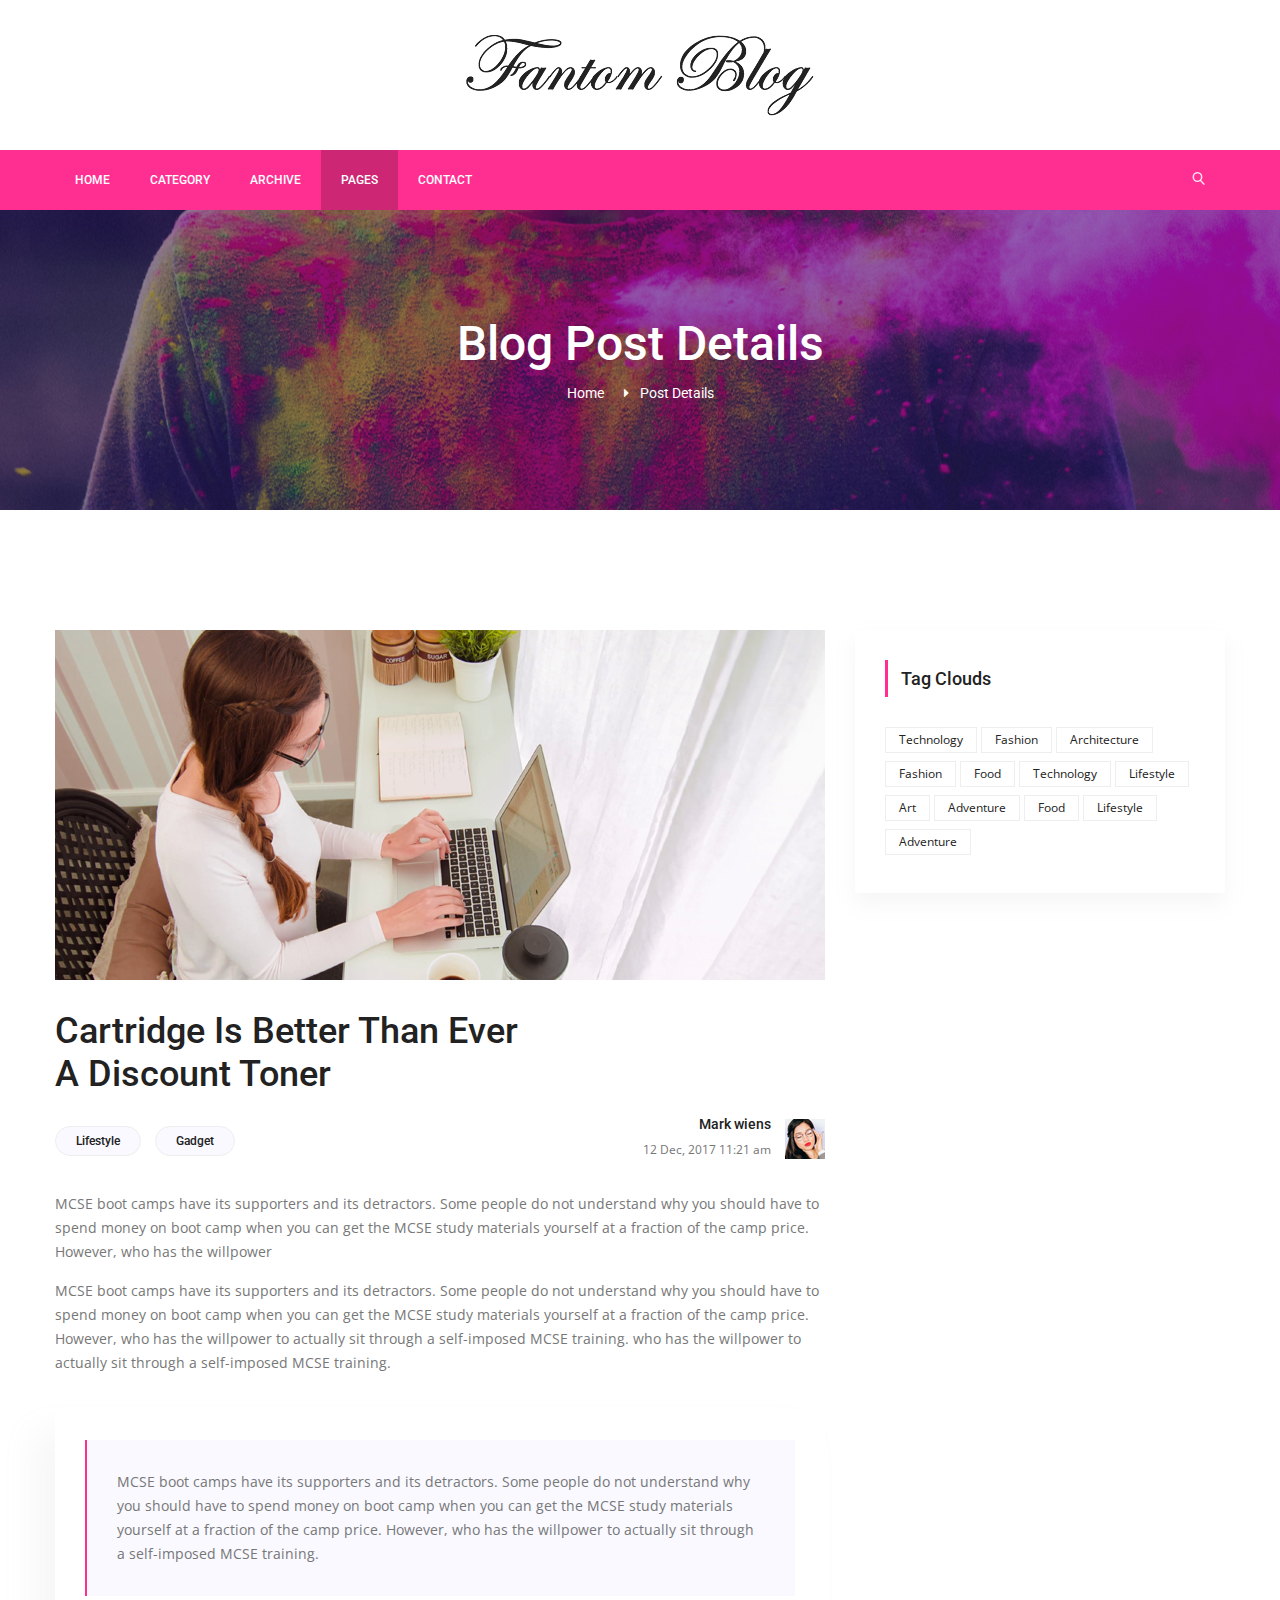
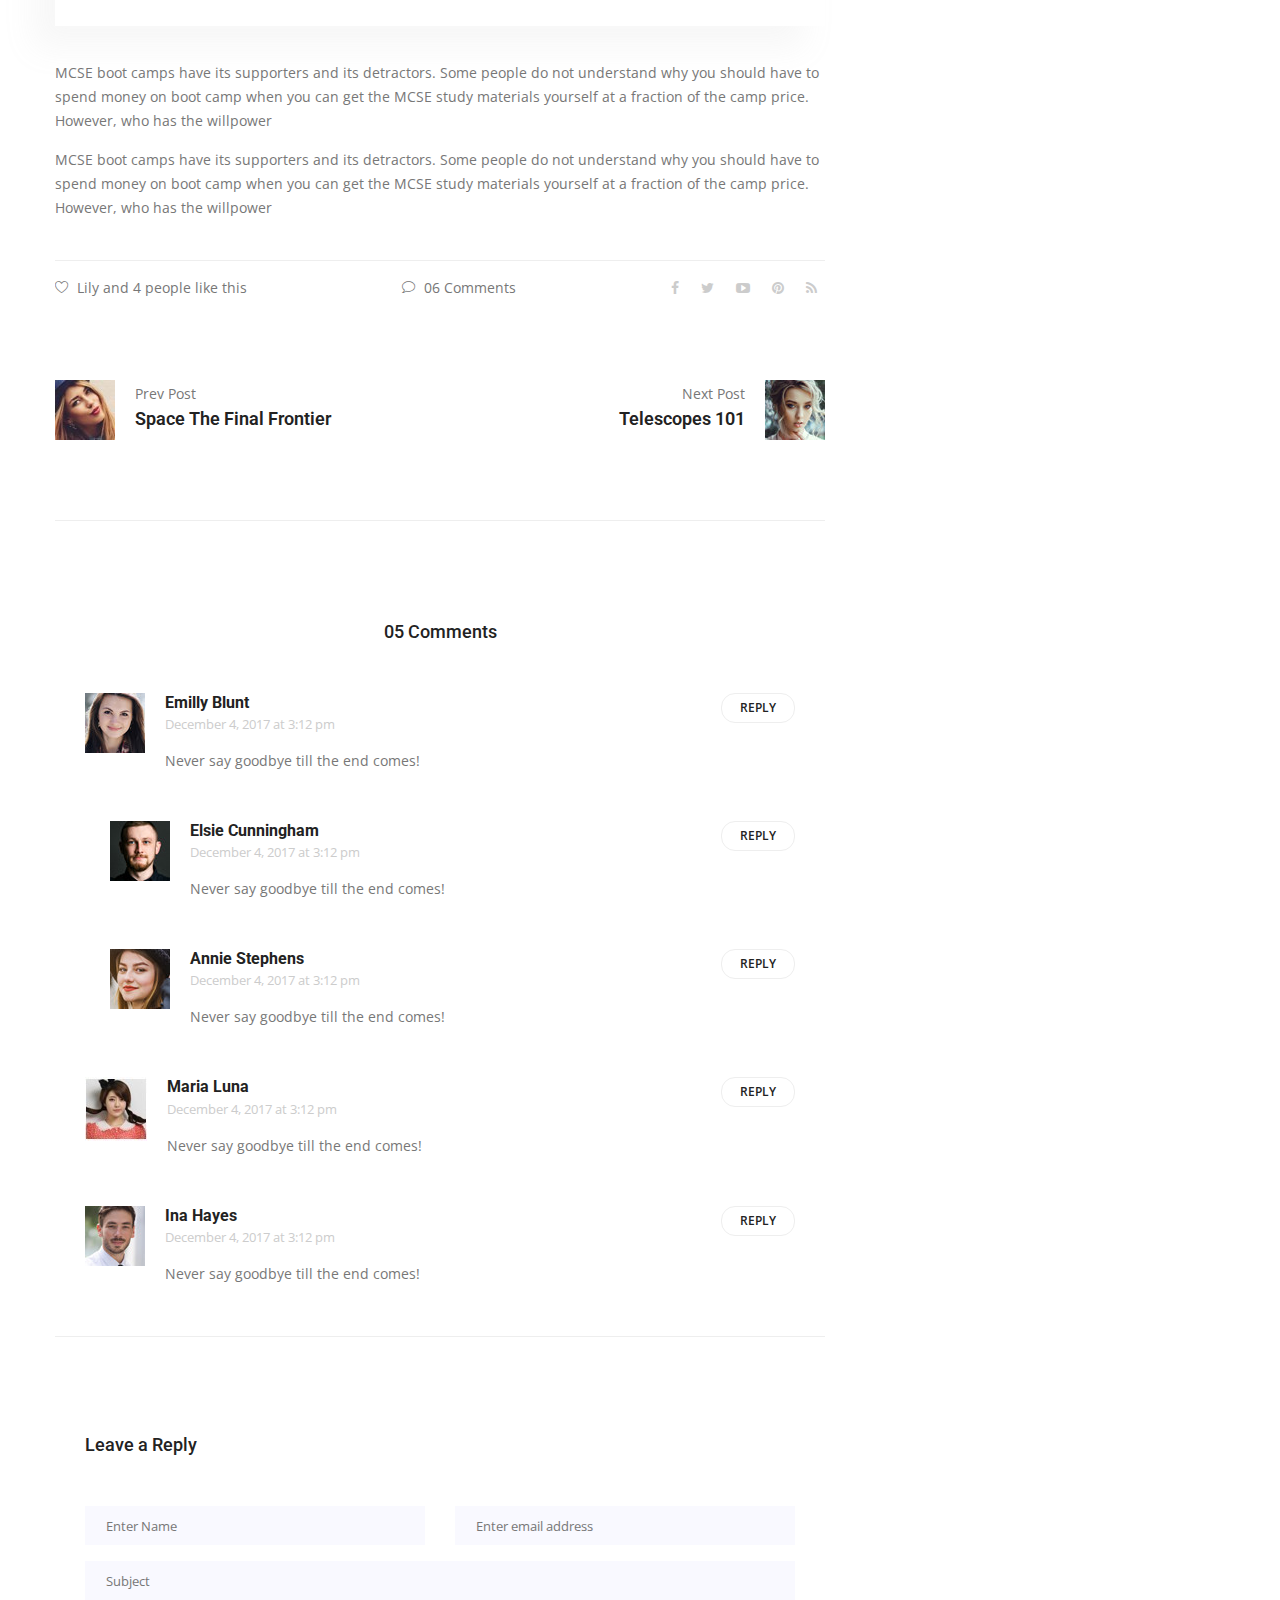
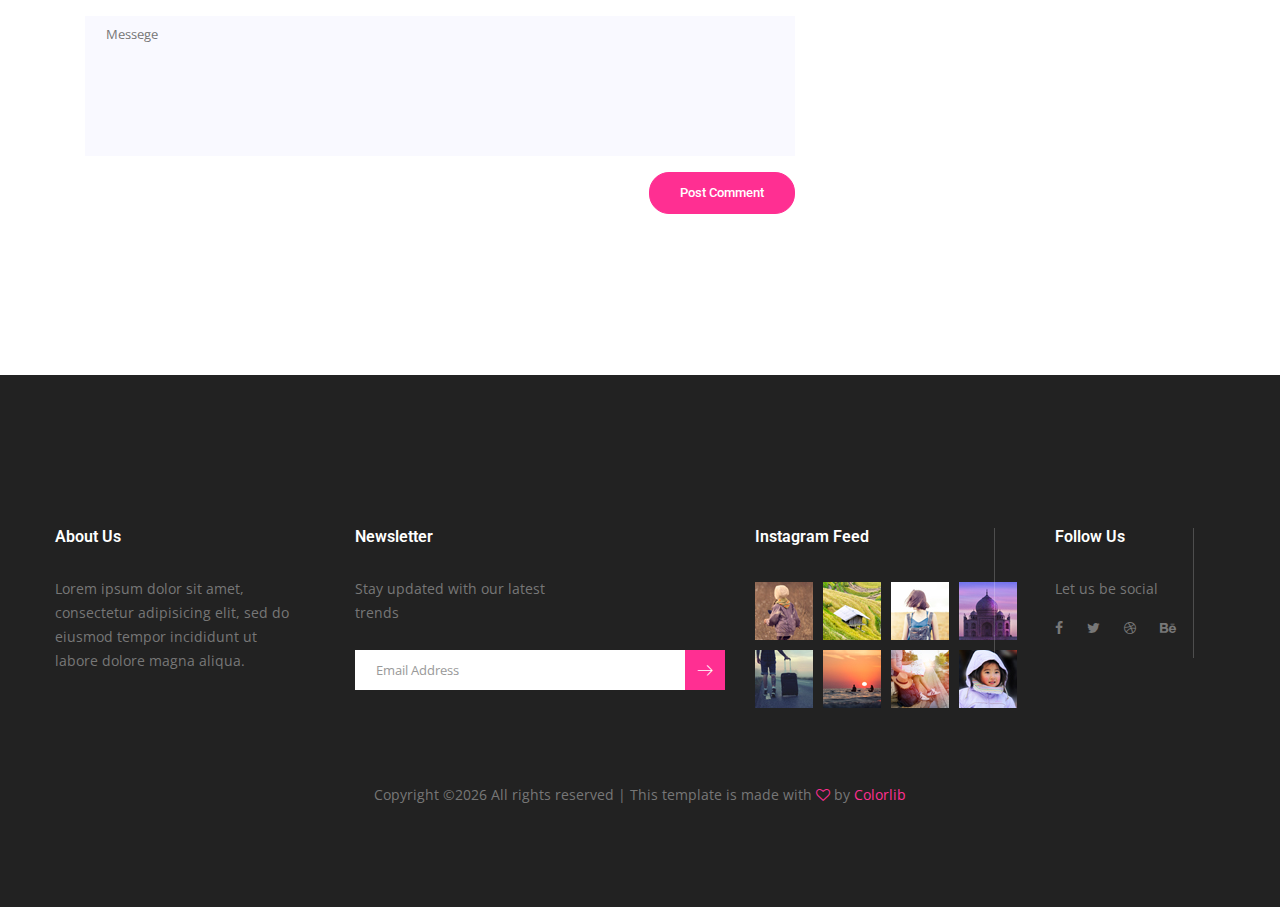
<file: single-blog.html>
<!doctype html>
<html lang="en">
    <head>
        <!-- Required meta tags -->
        <meta charset="utf-8">
        <meta name="viewport" content="width=device-width, initial-scale=1, shrink-to-fit=no">
        <link rel="icon" href="img/favicon.png" type="image/png">
        <title>Fantom Blog</title>
        <!-- Bootstrap CSS -->
        <link rel="stylesheet" href="css/bootstrap.css">
        <link rel="stylesheet" href="vendors/linericon/style.css">
        <link rel="stylesheet" href="css/font-awesome.min.css">
        <link rel="stylesheet" href="vendors/owl-carousel/owl.carousel.min.css">
        <link rel="stylesheet" href="vendors/lightbox/simpleLightbox.css">
        <link rel="stylesheet" href="vendors/nice-select/css/nice-select.css">
        <link rel="stylesheet" href="vendors/animate-css/animate.css">
        <link rel="stylesheet" href="vendors/jquery-ui/jquery-ui.css">
        <!-- main css -->
        <link rel="stylesheet" href="css/style.css">
        <link rel="stylesheet" href="css/responsive.css">
    </head>
    <body>
        
        <!--================Header Menu Area =================-->
        <header class="header_area">
            <div class="logo_part">
            	<div class="container">
            		<a class="logo" href="#"><img src="img/logo.png" alt=""></a>
            	</div>
            </div>
			<div class="main_menu">
				<nav class="navbar navbar-expand-lg navbar-light">
					<div class="container">
						<!-- Brand and toggle get grouped for better mobile display -->
						<a class="navbar-brand logo_h" href="index.html"><img src="img/logo.png" alt=""></a>
						<button class="navbar-toggler" type="button" data-toggle="collapse" data-target="#navbarSupportedContent" aria-controls="navbarSupportedContent" aria-expanded="false" aria-label="Toggle navigation">
							<span class="icon-bar"></span>
							<span class="icon-bar"></span>
							<span class="icon-bar"></span>
						</button>
						<!-- Collect the nav links, forms, and other content for toggling -->
						<div class="collapse navbar-collapse offset" id="navbarSupportedContent">
							<ul class="nav navbar-nav menu_nav">
								<li class="nav-item"><a class="nav-link" href="index.html">Home</a></li> 
								<li class="nav-item"><a class="nav-link" href="category.html">Category</a></li>
								<li class="nav-item"><a class="nav-link" href="archive.html">Archive</a></li>
								<li class="nav-item submenu dropdown active">
									<a href="#" class="nav-link dropdown-toggle" data-toggle="dropdown" role="button" aria-haspopup="true" aria-expanded="false">Pages</a>
									<ul class="dropdown-menu">
										<li class="nav-item"><a class="nav-link" href="single-blog.html">Blog Details</a></li>
										<li class="nav-item"><a class="nav-link" href="elements.html">Elements</a></li>
									</ul>
								</li> 
								<li class="nav-item"><a class="nav-link" href="contact.html">Contact</a></li>
							</ul>
							<ul class="nav navbar-nav navbar-right ml-auto">
								<li class="nav-item"><a href="#" class="search"><i class="lnr lnr-magnifier"></i></a></li>
							</ul>
						</div> 
					</div>
				</nav>
			</div>
        </header>
        <!--================Header Menu Area =================-->
        
        <!--================Home Banner Area =================-->
        <section class="banner_area">
            <div class="banner_inner d-flex align-items-center">
            	<div class="overlay bg-parallax" data-stellar-ratio="0.9" data-stellar-vertical-offset="0" data-background=""></div>
				<div class="container">
					<div class="banner_content text-center">
						<h2>Blog Post Details</h2>
						<div class="page_link">
							<a href="index.html">Home</a>
							<a href="single-blog.html">Post Details</a>
						</div>
					</div>
				</div>
            </div>
        </section>
        <!--================End Home Banner Area =================-->
        
        <!--================Blog Area =================-->
        <section class="blog_area p_120 single-post-area">
            <div class="container">
                <div class="row">
                    <div class="col-lg-8">
       					<div class="main_blog_details">
       						<img class="img-fluid" src="img/blog/news-blog.jpg" alt="">
       						<a href="#"><h4>Cartridge Is Better Than Ever <br /> A Discount Toner</h4></a>
       						<div class="user_details">
       							<div class="float-left">
       								<a href="#">Lifestyle</a>
       								<a href="#">Gadget</a>
       							</div>
       							<div class="float-right">
       								<div class="media">
       									<div class="media-body">
       										<h5>Mark wiens</h5>
       										<p>12 Dec, 2017 11:21 am</p>
       									</div>
       									<div class="d-flex">
       										<img src="img/blog/user-img.jpg" alt="">
       									</div>
       								</div>
       							</div>
       						</div>
       						<p>MCSE boot camps have its supporters and its detractors. Some people do not understand why you should have to spend money on boot camp when you can get the MCSE study materials yourself at a fraction of the camp price. However, who has the willpower</p>
       						<p>MCSE boot camps have its supporters and its detractors. Some people do not understand why you should have to spend money on boot camp when you can get the MCSE study materials yourself at a fraction of the camp price. However, who has the willpower to actually sit through a self-imposed MCSE training. who has the willpower to actually sit through a self-imposed MCSE training.</p>
							<blockquote class="blockquote">
								<p class="mb-0">MCSE boot camps have its supporters and its detractors. Some people do not understand why you should have to spend money on boot camp when you can get the MCSE study materials yourself at a fraction of the camp price. However, who has the willpower to actually sit through a self-imposed MCSE training.</p>
							</blockquote>
							<p>MCSE boot camps have its supporters and its detractors. Some people do not understand why you should have to spend money on boot camp when you can get the MCSE study materials yourself at a fraction of the camp price. However, who has the willpower</p>
							<p>MCSE boot camps have its supporters and its detractors. Some people do not understand why you should have to spend money on boot camp when you can get the MCSE study materials yourself at a fraction of the camp price. However, who has the willpower</p>
      						<div class="news_d_footer">
      							<a href="#"><i class="lnr lnr lnr-heart"></i>Lily and 4 people like this</a>
      							<a class="justify-content-center ml-auto" href="#"><i class="lnr lnr lnr-bubble"></i>06 Comments</a>
      							<div class="news_socail ml-auto">
									<a href="#"><i class="fa fa-facebook"></i></a>
									<a href="#"><i class="fa fa-twitter"></i></a>
									<a href="#"><i class="fa fa-youtube-play"></i></a>
									<a href="#"><i class="fa fa-pinterest"></i></a>
									<a href="#"><i class="fa fa-rss"></i></a>
								</div>
      						</div>
       					</div>
       					<div class="navigation-area">
                            <div class="row">
                                <div class="col-lg-6 col-md-6 col-12 nav-left flex-row d-flex justify-content-start align-items-center">
                                    <div class="thumb">
                                        <a href="#"><img class="img-fluid" src="img/blog/prev.jpg" alt=""></a>
                                    </div>
                                    <div class="arrow">
                                        <a href="#"><span class="lnr text-white lnr-arrow-left"></span></a>
                                    </div>
                                    <div class="detials">
                                        <p>Prev Post</p>
                                        <a href="#"><h4>Space The Final Frontier</h4></a>
                                    </div>
                                </div>
                                <div class="col-lg-6 col-md-6 col-12 nav-right flex-row d-flex justify-content-end align-items-center">
                                    <div class="detials">
                                        <p>Next Post</p>
                                        <a href="#"><h4>Telescopes 101</h4></a>
                                    </div>
                                    <div class="arrow">
                                        <a href="#"><span class="lnr text-white lnr-arrow-right"></span></a>
                                    </div>
                                    <div class="thumb">
                                        <a href="#"><img class="img-fluid" src="img/blog/next.jpg" alt=""></a>
                                    </div>										
                                </div>									
                            </div>
                        </div>
                        <div class="comments-area">
                            <h4>05 Comments</h4>
                            <div class="comment-list">
                                <div class="single-comment justify-content-between d-flex">
                                    <div class="user justify-content-between d-flex">
                                        <div class="thumb">
                                            <img src="img/blog/c1.jpg" alt="">
                                        </div>
                                        <div class="desc">
                                            <h5><a href="#">Emilly Blunt</a></h5>
                                            <p class="date">December 4, 2017 at 3:12 pm </p>
                                            <p class="comment">
                                                Never say goodbye till the end comes!
                                            </p>
                                        </div>
                                    </div>
                                    <div class="reply-btn">
                                           <a href="" class="btn-reply text-uppercase">reply</a> 
                                    </div>
                                </div>
                            </div>	
                            <div class="comment-list left-padding">
                                <div class="single-comment justify-content-between d-flex">
                                    <div class="user justify-content-between d-flex">
                                        <div class="thumb">
                                            <img src="img/blog/c2.jpg" alt="">
                                        </div>
                                        <div class="desc">
                                            <h5><a href="#">Elsie Cunningham</a></h5>
                                            <p class="date">December 4, 2017 at 3:12 pm </p>
                                            <p class="comment">
                                                Never say goodbye till the end comes!
                                            </p>
                                        </div>
                                    </div>
                                    <div class="reply-btn">
                                           <a href="" class="btn-reply text-uppercase">reply</a> 
                                    </div>
                                </div>
                            </div>	
                            <div class="comment-list left-padding">
                                <div class="single-comment justify-content-between d-flex">
                                    <div class="user justify-content-between d-flex">
                                        <div class="thumb">
                                            <img src="img/blog/c3.jpg" alt="">
                                        </div>
                                        <div class="desc">
                                            <h5><a href="#">Annie Stephens</a></h5>
                                            <p class="date">December 4, 2017 at 3:12 pm </p>
                                            <p class="comment">
                                                Never say goodbye till the end comes!
                                            </p>
                                        </div>
                                    </div>
                                    <div class="reply-btn">
                                           <a href="" class="btn-reply text-uppercase">reply</a> 
                                    </div>
                                </div>
                            </div>	
                            <div class="comment-list">
                                <div class="single-comment justify-content-between d-flex">
                                    <div class="user justify-content-between d-flex">
                                        <div class="thumb">
                                            <img src="img/blog/c4.jpg" alt="">
                                        </div>
                                        <div class="desc">
                                            <h5><a href="#">Maria Luna</a></h5>
                                            <p class="date">December 4, 2017 at 3:12 pm </p>
                                            <p class="comment">
                                                Never say goodbye till the end comes!
                                            </p>
                                        </div>
                                    </div>
                                    <div class="reply-btn">
                                           <a href="" class="btn-reply text-uppercase">reply</a> 
                                    </div>
                                </div>
                            </div>	
                            <div class="comment-list">
                                <div class="single-comment justify-content-between d-flex">
                                    <div class="user justify-content-between d-flex">
                                        <div class="thumb">
                                            <img src="img/blog/c5.jpg" alt="">
                                        </div>
                                        <div class="desc">
                                            <h5><a href="#">Ina Hayes</a></h5>
                                            <p class="date">December 4, 2017 at 3:12 pm </p>
                                            <p class="comment">
                                                Never say goodbye till the end comes!
                                            </p>
                                        </div>
                                    </div>
                                    <div class="reply-btn">
                                           <a href="" class="btn-reply text-uppercase">reply</a> 
                                    </div>
                                </div>
                            </div>	                                             				
                        </div>
                        <div class="comment-form">
                            <h4>Leave a Reply</h4>
                            <form>
                                <div class="form-group form-inline">
                                  <div class="form-group col-lg-6 col-md-6 name">
                                    <input type="text" class="form-control" id="name" placeholder="Enter Name" onfocus="this.placeholder = ''" onblur="this.placeholder = 'Enter Name'">
                                  </div>
                                  <div class="form-group col-lg-6 col-md-6 email">
                                    <input type="email" class="form-control" id="email" placeholder="Enter email address" onfocus="this.placeholder = ''" onblur="this.placeholder = 'Enter email address'">
                                  </div>										
                                </div>
                                <div class="form-group">
                                    <input type="text" class="form-control" id="subject" placeholder="Subject" onfocus="this.placeholder = ''" onblur="this.placeholder = 'Subject'">
                                </div>
                                <div class="form-group">
                                    <textarea class="form-control mb-10" rows="5" name="message" placeholder="Messege" onfocus="this.placeholder = ''" onblur="this.placeholder = 'Messege'" required=""></textarea>
                                </div>
                                <a href="#" class="primary-btn submit_btn">Post Comment</a>	
                            </form>
                        </div>
        			</div>
                    <div class="col-lg-4">
                        <div class="blog_right_sidebar">
                            <aside class="single-sidebar-widget tag_cloud_widget">
                                <h4 class="widget_title">Tag Clouds</h4>
                                <ul class="list">
                                    <li><a href="#">Technology</a></li>
                                    <li><a href="#">Fashion</a></li>
                                    <li><a href="#">Architecture</a></li>
                                    <li><a href="#">Fashion</a></li>
                                    <li><a href="#">Food</a></li>
                                    <li><a href="#">Technology</a></li>
                                    <li><a href="#">Lifestyle</a></li>
                                    <li><a href="#">Art</a></li>
                                    <li><a href="#">Adventure</a></li>
                                    <li><a href="#">Food</a></li>
                                    <li><a href="#">Lifestyle</a></li>
                                    <li><a href="#">Adventure</a></li>
                                </ul>
                            </aside>
                        </div>
                    </div>
                </div>
            </div>
        </section>
        <!--================Blog Area =================-->
        
        <!--================ start footer Area  =================-->	
        <footer class="footer-area">
            <div class="container">
                <div class="row">
                    <div class="col-lg-3  col-md-6 col-sm-6">
                        <div class="single-footer-widget">
                            <h6 class="footer_title">About Us</h6>
                            <p>Lorem ipsum dolor sit amet, consectetur adipisicing elit, sed do eiusmod tempor incididunt ut labore dolore magna aliqua.</p>
                        </div>
                    </div>
                    <div class="col-lg-4 col-md-6 col-sm-6">
                        <div class="single-footer-widget">
                            <h6 class="footer_title">Newsletter</h6>
                            <p>Stay updated with our latest trends</p>		
                            <div id="mc_embed_signup">
                                <form target="_blank" action="https://spondonit.us12.list-manage.com/subscribe/post?u=1462626880ade1ac87bd9c93a&amp;id=92a4423d01" method="get" class="subscribe_form relative">
                                    <div class="input-group d-flex flex-row">
                                        <input name="EMAIL" placeholder="Email Address" onfocus="this.placeholder = ''" onblur="this.placeholder = 'Email Address '" required="" type="email">
                                        <button class="btn sub-btn"><span class="lnr lnr-arrow-right"></span></button>		
                                    </div>									
                                    <div class="mt-10 info"></div>
                                </form>
                            </div>
                        </div>
                    </div>
                    <div class="col-lg-3 col-md-6 col-sm-6">
                        <div class="single-footer-widget instafeed">
                            <h6 class="footer_title">Instagram Feed</h6>
                            <ul class="list instafeed d-flex flex-wrap">
                                <li><img src="img/instagram/Image-01.jpg" alt=""></li>
                                <li><img src="img/instagram/Image-02.jpg" alt=""></li>
                                <li><img src="img/instagram/Image-03.jpg" alt=""></li>
                                <li><img src="img/instagram/Image-04.jpg" alt=""></li>
                                <li><img src="img/instagram/Image-05.jpg" alt=""></li>
                                <li><img src="img/instagram/Image-06.jpg" alt=""></li>
                                <li><img src="img/instagram/Image-07.jpg" alt=""></li>
                                <li><img src="img/instagram/Image-08.jpg" alt=""></li>
                            </ul>
                        </div>
                    </div>	
                    <div class="col-lg-2 col-md-6 col-sm-6">
                        <div class="single-footer-widget f_social_wd">
                            <h6 class="footer_title">Follow Us</h6>
                            <p>Let us be social</p>
                            <div class="f_social">
                            	<a href="#"><i class="fa fa-facebook"></i></a>
								<a href="#"><i class="fa fa-twitter"></i></a>
								<a href="#"><i class="fa fa-dribbble"></i></a>
								<a href="#"><i class="fa fa-behance"></i></a>
                            </div>
                        </div>
                    </div>						
                </div>
                <div class="row footer-bottom d-flex justify-content-between align-items-center">
                    <p class="col-lg-12 footer-text text-center"><!-- Link back to Colorlib can't be removed. Template is licensed under CC BY 3.0. -->
Copyright &copy;<script>document.write(new Date().getFullYear());</script> All rights reserved | This template is made with <i class="fa fa-heart-o" aria-hidden="true"></i> by <a href="https://colorlib.com" target="_blank">Colorlib</a>
<!-- Link back to Colorlib can't be removed. Template is licensed under CC BY 3.0. --></p>
                </div>
            </div>
        </footer>
		<!--================ End footer Area  =================-->
        
        
        
        
        <!-- Optional JavaScript -->
        <!-- jQuery first, then Popper.js, then Bootstrap JS -->
        <script src="js/jquery-3.2.1.min.js"></script>
        <script src="js/popper.js"></script>
        <script src="js/bootstrap.min.js"></script>
        <script src="js/stellar.js"></script>
        <script src="vendors/lightbox/simpleLightbox.min.js"></script>
        <script src="vendors/nice-select/js/jquery.nice-select.min.js"></script>
        <script src="vendors/isotope/imagesloaded.pkgd.min.js"></script>
        <script src="vendors/isotope/isotope-min.js"></script>
        <script src="vendors/owl-carousel/owl.carousel.min.js"></script>
        <script src="vendors/jquery-ui/jquery-ui.js"></script>
        <script src="js/jquery.ajaxchimp.min.js"></script>
        <script src="js/mail-script.js"></script>
        <script src="js/theme.js"></script>
    </body>
</html>
</file>
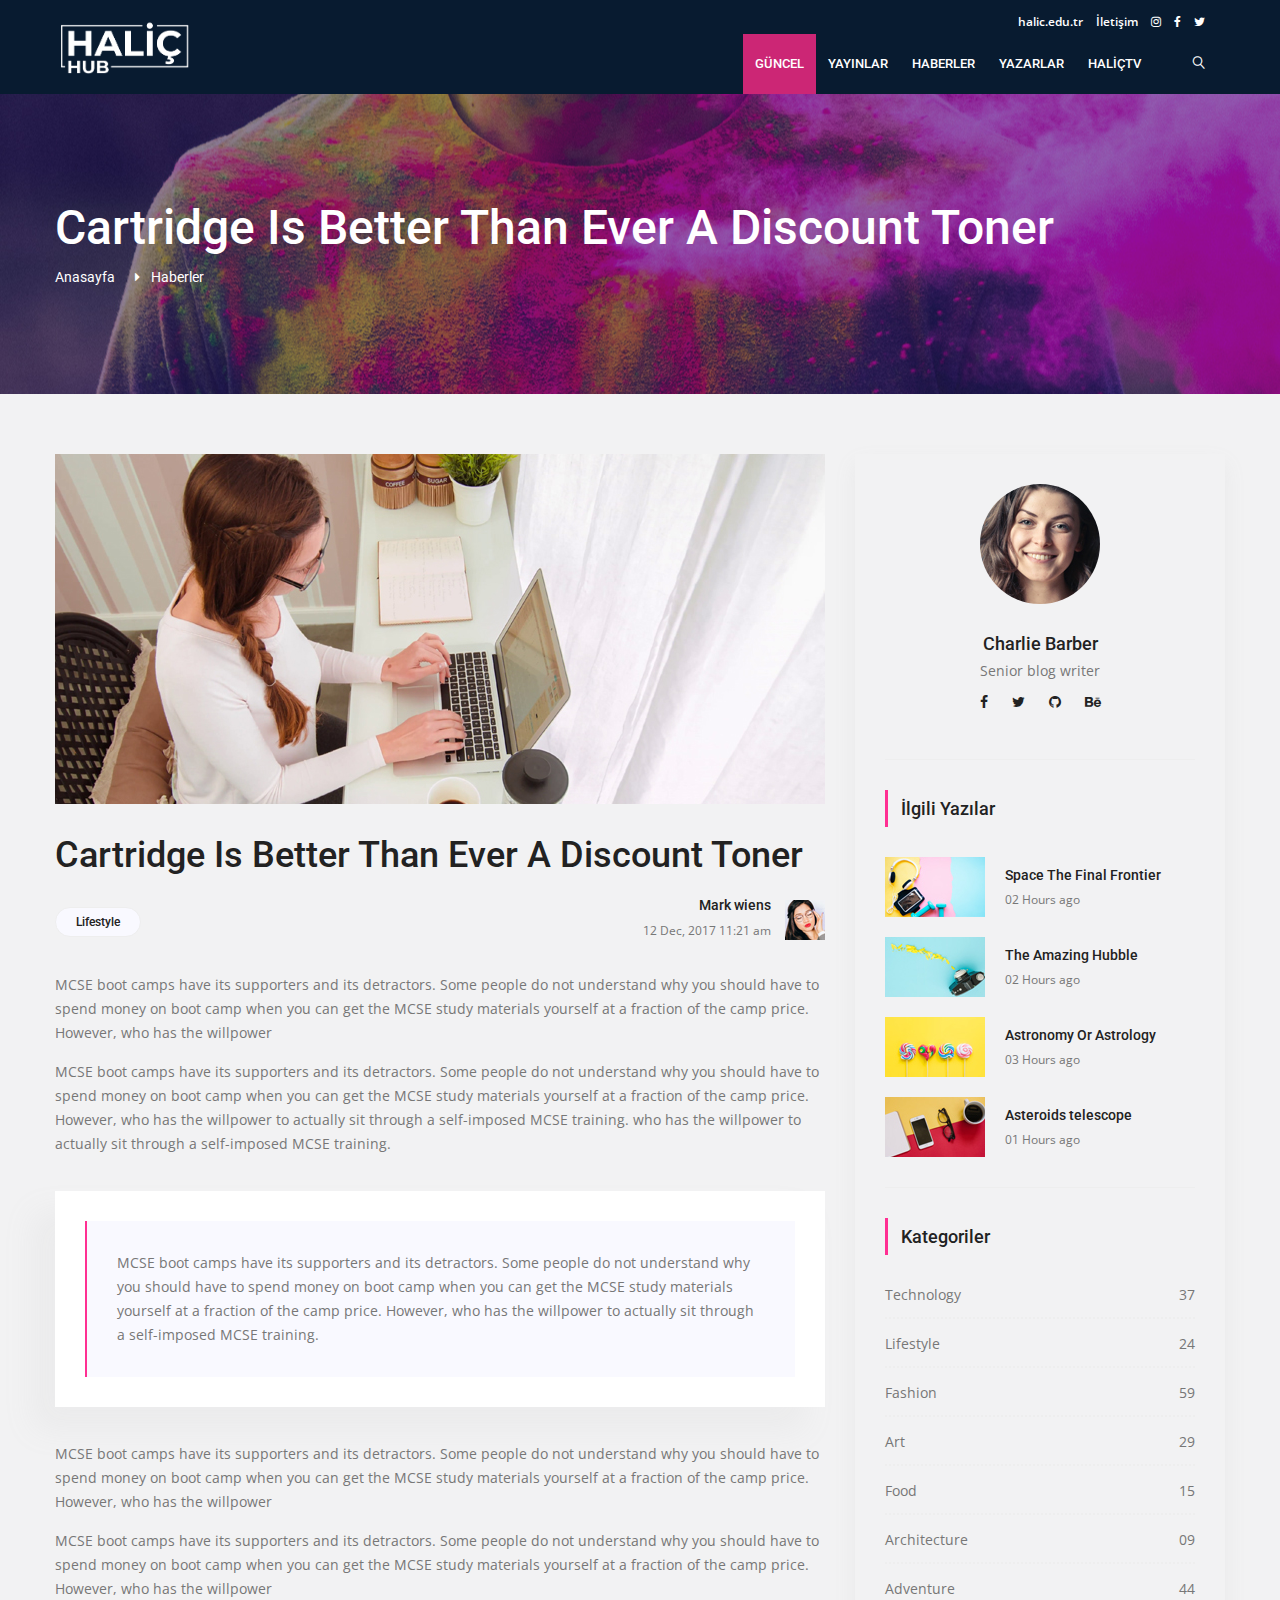
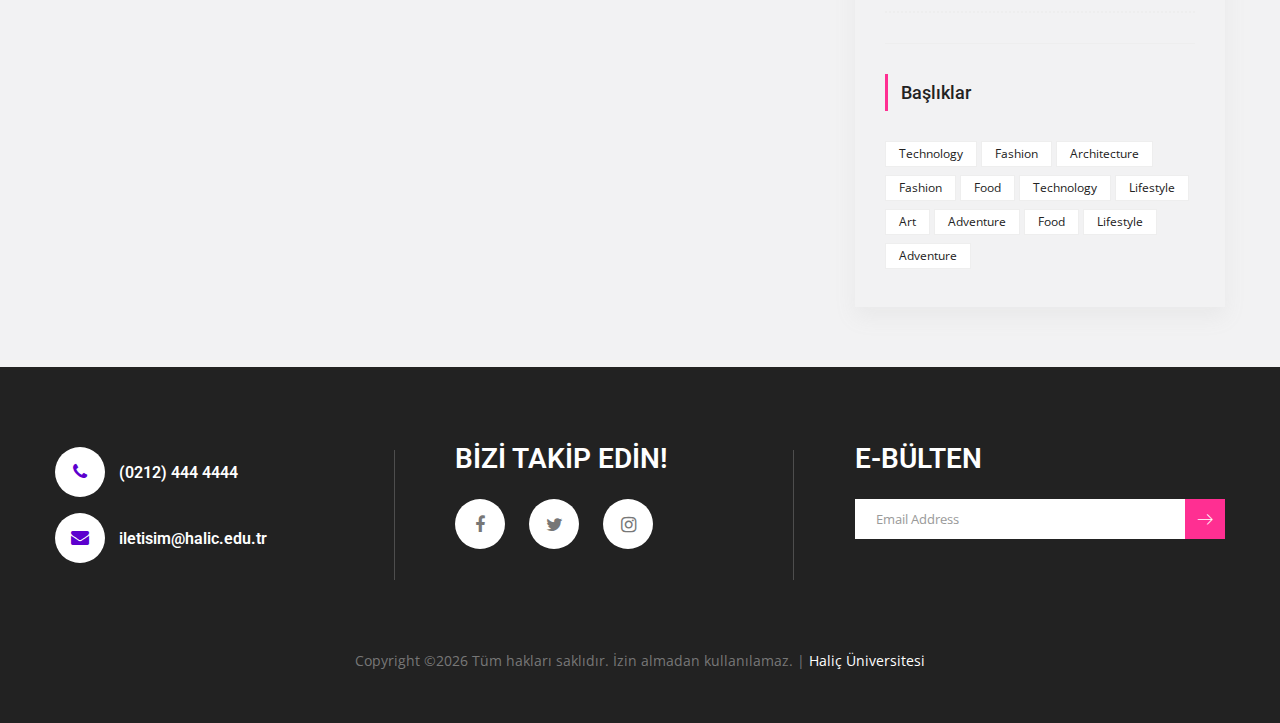
<file: yayin.html>
<!doctype html>
<html lang="en">

<head>
    <!-- Required meta tags -->
    <meta charset="utf-8">
    <meta name="viewport" content="width=device-width, initial-scale=1, shrink-to-fit=no">
    <link rel="icon" href="img/favicon.png" type="image/png">
    <title>Fantom Blog</title>
    <!-- Bootstrap CSS -->
    <link rel="stylesheet" href="css/bootstrap.css">
    <link rel="stylesheet" href="vendors/linericon/style.css">
    <link rel="stylesheet" href="css/font-awesome.min.css">
    <link rel="stylesheet" href="vendors/owl-carousel/owl.carousel.min.css">
    <link rel="stylesheet" href="vendors/lightbox/simpleLightbox.css">
    <link rel="stylesheet" href="vendors/nice-select/css/nice-select.css">
    <link rel="stylesheet" href="vendors/animate-css/animate.css">
    <link rel="stylesheet" href="vendors/jquery-ui/jquery-ui.css">
    <!-- main css -->
    <link rel="stylesheet" href="css/style.css">
    <link rel="stylesheet" href="css/responsive.css">
</head>

<body style="background: #f2f2f3">

    <!--================Header Menu Area =================-->
    <header class="header_area" style="background: #081b30">
        <div class="logo_part" style="padding: 0px">
            <div class="container">
                <ul style="margin-top: 10px; margin-bottom: 0px; float: right; font-size: 12px; margin-right: 10px; font-weight: 600">
                    <li style="list-style: none; display: inline; margin-right: 10px;"><a style="color: white" href="index.html">halic.edu.tr</a></li>
                    <li style="list-style: none; display: inline; margin-right: 10px;"><a style="color: white" href="index.html">İletişim</a></li>
                    <li style="list-style: none; display: inline; margin-right: 10px;"><a style="color: white" href="#"><i class="fa fa-instagram"></i></a></li>
                    <li style="list-style: none; display: inline; margin-right: 10px;"><a style="color: white" href="#"><i class="fa fa-facebook"></i></a></li>
                    <li style="list-style: none; display: inline; margin-right: 10px;"><a style="color: white" href="#"><i class="fa fa-twitter"></i></a></li>
                </ul>
            </div>
        </div>
        <div class="main_menu" style="background: #081b30">
            <nav class="navbar navbar-expand-lg navbar-light">
                <div class="container nav-size">
                    <!-- Brand and toggle get grouped for better mobile display -->
                    <a class="navbar-brand logo_h" href="index.html"><img src="img/hublogo.png" alt=""></a>
                    <button class="navbar-toggler" type="button" data-toggle="collapse" data-target="#navbarSupportedContent" aria-controls="navbarSupportedContent" aria-expanded="false" aria-label="Toggle navigation">
                        <span class="icon-bar"></span>
                        <span class="icon-bar"></span>
                        <span class="icon-bar"></span>
                    </button>
                    <!-- Collect the nav links, forms, and other content for toggling -->
                    <div class="collapse navbar-collapse offset" id="navbarSupportedContent">
                        <a class="logo-display" href="index.html"><img style="width: 140px; position: relative; top: -15px;" src="img/hublogo.png" alt=""></a>
                        <ul class="nav navbar-nav menu_nav" style="margin-left: auto;">
                            <li class="nav-item active"><a style="padding: 0px 12px; font-size: 13px" class="nav-link" href="index.html">GÜNCEL</a></li>
                            <li class="nav-item"><a style="padding: 0px 12px; font-size: 13px" class="nav-link" href="category.html">YAYINLAR</a></li>
                            <li class="nav-item"><a style="padding: 0px 12px; font-size: 13px" class="nav-link" href="archive.html">HABERLER</a></li>
                            <li class="nav-item"><a style="padding: 0px 12px; font-size: 13px" class="nav-link" href="archive.html">YAZARLAR</a></li>
                            <li class="nav-item"><a style="padding: 0px 12px; font-size: 13px" class="nav-link" href="contact.html">HALİÇTV</a></li>
                            <li class="nav-item"><a href="#" class="search"><i class="lnr lnr-magnifier"></i></a></li>
                        </ul>
                    </div>
                </div>
            </nav>
        </div>
    </header>
    <!--================Header Menu Area =================-->


    <section class="banner_area slider-m">
        <div class="banner_inner d-flex align-items-center">
            <div class="overlay bg-parallax" data-stellar-ratio="0.9" data-stellar-vertical-offset="0" data-background=""></div>
            <div class="container">
                <div class="banner_content">
                    <h2>Cartridge Is Better Than Ever A Discount Toner</h2>
                    <div class="page_link">
                        <a href="index.html">Anasayfa</a>
                        <a href="category.html">Haberler</a>
                    </div>
                </div>
            </div>
        </div>
    </section>
    
    
    <section class="blog_area single-post-area" style="padding-bottom: 60px; padding-top: 60px">
        <div class="container">
            <div class="row">
                <div class="col-lg-8">
                    <div class="main_blog_details">
                        <img class="img-fluid" src="img/blog/news-blog.jpg" alt="">
                        <a href="#">
                            <h4>Cartridge Is Better Than Ever A Discount Toner</h4>
                        </a>
                        <div class="user_details">
                            <div class="float-left">
                                <a href="#">Lifestyle</a>
                            </div>
                            <div class="float-right">
                                <div class="media">
                                    <div class="media-body">
                                        <h5>Mark wiens</h5>
                                        <p>12 Dec, 2017 11:21 am</p>
                                    </div>
                                    <div class="d-flex">
                                        <img src="img/blog/user-img.jpg" alt="">
                                    </div>
                                </div>
                            </div>
                        </div>
                        <p>MCSE boot camps have its supporters and its detractors. Some people do not understand why you should have to spend money on boot camp when you can get the MCSE study materials yourself at a fraction of the camp price. However, who has the willpower</p>
                        <p>MCSE boot camps have its supporters and its detractors. Some people do not understand why you should have to spend money on boot camp when you can get the MCSE study materials yourself at a fraction of the camp price. However, who has the willpower to actually sit through a self-imposed MCSE training. who has the willpower to actually sit through a self-imposed MCSE training.</p>
                        <blockquote class="blockquote">
                            <p class="mb-0">MCSE boot camps have its supporters and its detractors. Some people do not understand why you should have to spend money on boot camp when you can get the MCSE study materials yourself at a fraction of the camp price. However, who has the willpower to actually sit through a self-imposed MCSE training.</p>
                        </blockquote>
                        <p>MCSE boot camps have its supporters and its detractors. Some people do not understand why you should have to spend money on boot camp when you can get the MCSE study materials yourself at a fraction of the camp price. However, who has the willpower</p>
                        <p>MCSE boot camps have its supporters and its detractors. Some people do not understand why you should have to spend money on boot camp when you can get the MCSE study materials yourself at a fraction of the camp price. However, who has the willpower</p>
                    </div>
                </div>

                <div class="col-lg-4">
                    <div class="blog_right_sidebar">
                        <aside class="single_sidebar_widget author_widget">
                            <img class="author_img rounded-circle" src="img/blog/author.png" alt="">
                            <h4>Charlie Barber</h4>
                            <p>Senior blog writer</p>
                            <div class="social_icon">
                                <a href="#"><i class="fa fa-facebook"></i></a>
                                <a href="#"><i class="fa fa-twitter"></i></a>
                                <a href="#"><i class="fa fa-github"></i></a>
                                <a href="#"><i class="fa fa-behance"></i></a>
                            </div>
                            <div class="br"></div>
                        </aside>
                        <aside class="single_sidebar_widget popular_post_widget">
                            <h3 class="widget_title">İlgili Yazılar</h3>
                            <div class="media post_item">
                                <img src="img/blog/popular-post/post1.jpg" alt="post">
                                <div class="media-body">
                                    <a href="blog-details.html">
                                        <h3>Space The Final Frontier</h3>
                                    </a>
                                    <p>02 Hours ago</p>
                                </div>
                            </div>
                            <div class="media post_item">
                                <img src="img/blog/popular-post/post2.jpg" alt="post">
                                <div class="media-body">
                                    <a href="blog-details.html">
                                        <h3>The Amazing Hubble</h3>
                                    </a>
                                    <p>02 Hours ago</p>
                                </div>
                            </div>
                            <div class="media post_item">
                                <img src="img/blog/popular-post/post3.jpg" alt="post">
                                <div class="media-body">
                                    <a href="blog-details.html">
                                        <h3>Astronomy Or Astrology</h3>
                                    </a>
                                    <p>03 Hours ago</p>
                                </div>
                            </div>
                            <div class="media post_item">
                                <img src="img/blog/popular-post/post4.jpg" alt="post">
                                <div class="media-body">
                                    <a href="blog-details.html">
                                        <h3>Asteroids telescope</h3>
                                    </a>
                                    <p>01 Hours ago</p>
                                </div>
                            </div>
                            <div class="br"></div>
                        </aside>
                        <aside class="single_sidebar_widget post_category_widget">
                            <h4 class="widget_title">Kategoriler</h4>
                            <ul class="list cat-list">
                                <li>
                                    <a href="#" class="d-flex justify-content-between">
                                        <p>Technology</p>
                                        <p>37</p>
                                    </a>
                                </li>
                                <li>
                                    <a href="#" class="d-flex justify-content-between">
                                        <p>Lifestyle</p>
                                        <p>24</p>
                                    </a>
                                </li>
                                <li>
                                    <a href="#" class="d-flex justify-content-between">
                                        <p>Fashion</p>
                                        <p>59</p>
                                    </a>
                                </li>
                                <li>
                                    <a href="#" class="d-flex justify-content-between">
                                        <p>Art</p>
                                        <p>29</p>
                                    </a>
                                </li>
                                <li>
                                    <a href="#" class="d-flex justify-content-between">
                                        <p>Food</p>
                                        <p>15</p>
                                    </a>
                                </li>
                                <li>
                                    <a href="#" class="d-flex justify-content-between">
                                        <p>Architecture</p>
                                        <p>09</p>
                                    </a>
                                </li>
                                <li>
                                    <a href="#" class="d-flex justify-content-between">
                                        <p>Adventure</p>
                                        <p>44</p>
                                    </a>
                                </li>
                            </ul>
                            <div class="br"></div>
                        </aside>
                        <aside class="single-sidebar-widget tag_cloud_widget">
                            <h4 class="widget_title">Başlıklar</h4>
                            <ul class="list">
                                <li><a href="#">Technology</a></li>
                                <li><a href="#">Fashion</a></li>
                                <li><a href="#">Architecture</a></li>
                                <li><a href="#">Fashion</a></li>
                                <li><a href="#">Food</a></li>
                                <li><a href="#">Technology</a></li>
                                <li><a href="#">Lifestyle</a></li>
                                <li><a href="#">Art</a></li>
                                <li><a href="#">Adventure</a></li>
                                <li><a href="#">Food</a></li>
                                <li><a href="#">Lifestyle</a></li>
                                <li><a href="#">Adventure</a></li>
                            </ul>
                        </aside>
                    </div>
                </div>
            </div>
        </div>
    </section>


    <!--================ start footer Area  =================-->
    <footer class="footer-area" style="padding-top: 80px; padding-bottom: 50px;">
        <div class="container">
            <div class="row">
                <div class="col-lg-4 col-md-6 col-sm-6">
                    <div style="margin-bottom: 0px" class="single-footer-widget">
                        <i class="fa fa-phone social-media-icon"></i>
                        <h6 style="display: inline-block" class="footer_title">(0212) 444 4444</h6>
                    </div>
                    <div class="single-footer-widget">
                        <i class="fa fa-envelope social-media-icon"></i>
                        <h6 style="display: inline-block" class="footer_title">iletisim@halic.edu.tr</h6>
                    </div>
                </div>
                <div class="col-lg-4 col-md-6 col-sm-6">
                    <div class="single-footer-widget f_social_wd">
                        <h6 style="font-size: 2em" class="footer_title">BİZİ TAKİP EDİN!</h6>
                        <div class="f_social">
                            <a style="font-size: 18px;" class="social-media-icon" href="#"><i class="fa fa-facebook"></i></a>
                            <a style="font-size: 18px;" class="social-media-icon" href="#"><i class="fa fa-twitter"></i></a>
                            <a style="font-size: 18px;" class="social-media-icon" href="#"><i class="fa fa-instagram"></i></a>
                        </div>
                    </div>
                </div>
                <div class="col-lg-4 col-md-6 col-sm-6">
                    <div class="single-footer-widget">
                        <h6 style="font-size: 2em" class="footer_title">E-BÜLTEN</h6>
                        <div id="mc_embed_signup">
                            <form style="padding-top: 0px" target="_blank" action="https://spondonit.us12.list-manage.com/subscribe/post?u=1462626880ade1ac87bd9c93a&amp;id=92a4423d01" method="get" class="subscribe_form relative">
                                <div class="input-group d-flex flex-row">
                                    <input name="EMAIL" placeholder="Email Address" onfocus="this.placeholder = ''" onblur="this.placeholder = 'Email Adresiniz '" required="" type="email">
                                    <button class="btn sub-btn"><span class="lnr lnr-arrow-right"></span></button>
                                </div>
                                <div class="mt-10 info"></div>
                            </form>
                        </div>
                    </div>
                </div>
            </div>
            <div class="row footer-bottom d-flex justify-content-between align-items-center">
                <p class="col-lg-12 footer-text text-center">
                    <!-- Link back to Colorlib can't be removed. Template is licensed under CC BY 3.0. -->
                    Copyright &copy;<script>
                        document.write(new Date().getFullYear());

                    </script> Tüm hakları saklıdır. İzin almadan kullanılamaz. | <a href="https://colorlib.com" style="color: white" target="_blank">Haliç Üniversitesi</a>
                    <!-- Link back to Colorlib can't be removed. Template is licensed under CC BY 3.0. -->
                </p>
            </div>
        </div>
    </footer>
    <!--================ End footer Area  =================-->




    <!-- Optional JavaScript -->
    <!-- jQuery first, then Popper.js, then Bootstrap JS -->
    <script src="js/jquery-3.2.1.min.js"></script>
    <script src="js/popper.js"></script>
    <script src="js/bootstrap.min.js"></script>
    <script src="js/stellar.js"></script>
    <script src="vendors/lightbox/simpleLightbox.min.js"></script>
    <script src="vendors/nice-select/js/jquery.nice-select.min.js"></script>
    <script src="vendors/isotope/imagesloaded.pkgd.min.js"></script>
    <script src="vendors/isotope/isotope-min.js"></script>
    <script src="vendors/owl-carousel/owl.carousel.min.js"></script>
    <script src="vendors/jquery-ui/jquery-ui.js"></script>
    <script src="js/jquery.ajaxchimp.min.js"></script>
    <script src="js/mail-script.js"></script>
    <script src="js/theme.js"></script>
</body>

</html>
</file>
<file: vendors/linericon/style.css>
@font-face {
	font-family: 'Linearicons-Free';
	src:url('fonts/Linearicons-Free.eot?w118d');
	src:url('fonts/Linearicons-Free.eot?#iefixw118d') format('embedded-opentype'),
		url('fonts/Linearicons-Free.woff2?w118d') format('woff2'),
		url('fonts/Linearicons-Free.woff?w118d') format('woff'),
		url('fonts/Linearicons-Free.ttf?w118d') format('truetype'),
		url('fonts/Linearicons-Free.svg?w118d#Linearicons-Free') format('svg');
	font-weight: normal;
	font-style: normal;
}

.lnr {
	font-family: 'Linearicons-Free';
	speak: none;
	font-style: normal;
	font-weight: normal;
	font-variant: normal;
	text-transform: none;
	line-height: 1;

	/* Better Font Rendering =========== */
	-webkit-font-smoothing: antialiased;
	-moz-osx-font-smoothing: grayscale;
}

.lnr-home:before {
	content: "\e800";
}
.lnr-apartment:before {
	content: "\e801";
}
.lnr-pencil:before {
	content: "\e802";
}
.lnr-magic-wand:before {
	content: "\e803";
}
.lnr-drop:before {
	content: "\e804";
}
.lnr-lighter:before {
	content: "\e805";
}
.lnr-poop:before {
	content: "\e806";
}
.lnr-sun:before {
	content: "\e807";
}
.lnr-moon:before {
	content: "\e808";
}
.lnr-cloud:before {
	content: "\e809";
}
.lnr-cloud-upload:before {
	content: "\e80a";
}
.lnr-cloud-download:before {
	content: "\e80b";
}
.lnr-cloud-sync:before {
	content: "\e80c";
}
.lnr-cloud-check:before {
	content: "\e80d";
}
.lnr-database:before {
	content: "\e80e";
}
.lnr-lock:before {
	content: "\e80f";
}
.lnr-cog:before {
	content: "\e810";
}
.lnr-trash:before {
	content: "\e811";
}
.lnr-dice:before {
	content: "\e812";
}
.lnr-heart:before {
	content: "\e813";
}
.lnr-star:before {
	content: "\e814";
}
.lnr-star-half:before {
	content: "\e815";
}
.lnr-star-empty:before {
	content: "\e816";
}
.lnr-flag:before {
	content: "\e817";
}
.lnr-envelope:before {
	content: "\e818";
}
.lnr-paperclip:before {
	content: "\e819";
}
.lnr-inbox:before {
	content: "\e81a";
}
.lnr-eye:before {
	content: "\e81b";
}
.lnr-printer:before {
	content: "\e81c";
}
.lnr-file-empty:before {
	content: "\e81d";
}
.lnr-file-add:before {
	content: "\e81e";
}
.lnr-enter:before {
	content: "\e81f";
}
.lnr-exit:before {
	content: "\e820";
}
.lnr-graduation-hat:before {
	content: "\e821";
}
.lnr-license:before {
	content: "\e822";
}
.lnr-music-note:before {
	content: "\e823";
}
.lnr-film-play:before {
	content: "\e824";
}
.lnr-camera-video:before {
	content: "\e825";
}
.lnr-camera:before {
	content: "\e826";
}
.lnr-picture:before {
	content: "\e827";
}
.lnr-book:before {
	content: "\e828";
}
.lnr-bookmark:before {
	content: "\e829";
}
.lnr-user:before {
	content: "\e82a";
}
.lnr-users:before {
	content: "\e82b";
}
.lnr-shirt:before {
	content: "\e82c";
}
.lnr-store:before {
	content: "\e82d";
}
.lnr-cart:before {
	content: "\e82e";
}
.lnr-tag:before {
	content: "\e82f";
}
.lnr-phone-handset:before {
	content: "\e830";
}
.lnr-phone:before {
	content: "\e831";
}
.lnr-pushpin:before {
	content: "\e832";
}
.lnr-map-marker:before {
	content: "\e833";
}
.lnr-map:before {
	content: "\e834";
}
.lnr-location:before {
	content: "\e835";
}
.lnr-calendar-full:before {
	content: "\e836";
}
.lnr-keyboard:before {
	content: "\e837";
}
.lnr-spell-check:before {
	content: "\e838";
}
.lnr-screen:before {
	content: "\e839";
}
.lnr-smartphone:before {
	content: "\e83a";
}
.lnr-tablet:before {
	content: "\e83b";
}
.lnr-laptop:before {
	content: "\e83c";
}
.lnr-laptop-phone:before {
	content: "\e83d";
}
.lnr-power-switch:before {
	content: "\e83e";
}
.lnr-bubble:before {
	content: "\e83f";
}
.lnr-heart-pulse:before {
	content: "\e840";
}
.lnr-construction:before {
	content: "\e841";
}
.lnr-pie-chart:before {
	content: "\e842";
}
.lnr-chart-bars:before {
	content: "\e843";
}
.lnr-gift:before {
	content: "\e844";
}
.lnr-diamond:before {
	content: "\e845";
}
.lnr-linearicons:before {
	content: "\e846";
}
.lnr-dinner:before {
	content: "\e847";
}
.lnr-coffee-cup:before {
	content: "\e848";
}
.lnr-leaf:before {
	content: "\e849";
}
.lnr-paw:before {
	content: "\e84a";
}
.lnr-rocket:before {
	content: "\e84b";
}
.lnr-briefcase:before {
	content: "\e84c";
}
.lnr-bus:before {
	content: "\e84d";
}
.lnr-car:before {
	content: "\e84e";
}
.lnr-train:before {
	content: "\e84f";
}
.lnr-bicycle:before {
	content: "\e850";
}
.lnr-wheelchair:before {
	content: "\e851";
}
.lnr-select:before {
	content: "\e852";
}
.lnr-earth:before {
	content: "\e853";
}
.lnr-smile:before {
	content: "\e854";
}
.lnr-sad:before {
	content: "\e855";
}
.lnr-neutral:before {
	content: "\e856";
}
.lnr-mustache:before {
	content: "\e857";
}
.lnr-alarm:before {
	content: "\e858";
}
.lnr-bullhorn:before {
	content: "\e859";
}
.lnr-volume-high:before {
	content: "\e85a";
}
.lnr-volume-medium:before {
	content: "\e85b";
}
.lnr-volume-low:before {
	content: "\e85c";
}
.lnr-volume:before {
	content: "\e85d";
}
.lnr-mic:before {
	content: "\e85e";
}
.lnr-hourglass:before {
	content: "\e85f";
}
.lnr-undo:before {
	content: "\e860";
}
.lnr-redo:before {
	content: "\e861";
}
.lnr-sync:before {
	content: "\e862";
}
.lnr-history:before {
	content: "\e863";
}
.lnr-clock:before {
	content: "\e864";
}
.lnr-download:before {
	content: "\e865";
}
.lnr-upload:before {
	content: "\e866";
}
.lnr-enter-down:before {
	content: "\e867";
}
.lnr-exit-up:before {
	content: "\e868";
}
.lnr-bug:before {
	content: "\e869";
}
.lnr-code:before {
	content: "\e86a";
}
.lnr-link:before {
	content: "\e86b";
}
.lnr-unlink:before {
	content: "\e86c";
}
.lnr-thumbs-up:before {
	content: "\e86d";
}
.lnr-thumbs-down:before {
	content: "\e86e";
}
.lnr-magnifier:before {
	content: "\e86f";
}
.lnr-cross:before {
	content: "\e870";
}
.lnr-menu:before {
	content: "\e871";
}
.lnr-list:before {
	content: "\e872";
}
.lnr-chevron-up:before {
	content: "\e873";
}
.lnr-chevron-down:before {
	content: "\e874";
}
.lnr-chevron-left:before {
	content: "\e875";
}
.lnr-chevron-right:before {
	content: "\e876";
}
.lnr-arrow-up:before {
	content: "\e877";
}
.lnr-arrow-down:before {
	content: "\e878";
}
.lnr-arrow-left:before {
	content: "\e879";
}
.lnr-arrow-right:before {
	content: "\e87a";
}
.lnr-move:before {
	content: "\e87b";
}
.lnr-warning:before {
	content: "\e87c";
}
.lnr-question-circle:before {
	content: "\e87d";
}
.lnr-menu-circle:before {
	content: "\e87e";
}
.lnr-checkmark-circle:before {
	content: "\e87f";
}
.lnr-cross-circle:before {
	content: "\e880";
}
.lnr-plus-circle:before {
	content: "\e881";
}
.lnr-circle-minus:before {
	content: "\e882";
}
.lnr-arrow-up-circle:before {
	content: "\e883";
}
.lnr-arrow-down-circle:before {
	content: "\e884";
}
.lnr-arrow-left-circle:before {
	content: "\e885";
}
.lnr-arrow-right-circle:before {
	content: "\e886";
}
.lnr-chevron-up-circle:before {
	content: "\e887";
}
.lnr-chevron-down-circle:before {
	content: "\e888";
}
.lnr-chevron-left-circle:before {
	content: "\e889";
}
.lnr-chevron-right-circle:before {
	content: "\e88a";
}
.lnr-crop:before {
	content: "\e88b";
}
.lnr-frame-expand:before {
	content: "\e88c";
}
.lnr-frame-contract:before {
	content: "\e88d";
}
.lnr-layers:before {
	content: "\e88e";
}
.lnr-funnel:before {
	content: "\e88f";
}
.lnr-text-format:before {
	content: "\e890";
}
.lnr-text-format-remove:before {
	content: "\e891";
}
.lnr-text-size:before {
	content: "\e892";
}
.lnr-bold:before {
	content: "\e893";
}
.lnr-italic:before {
	content: "\e894";
}
.lnr-underline:before {
	content: "\e895";
}
.lnr-strikethrough:before {
	content: "\e896";
}
.lnr-highlight:before {
	content: "\e897";
}
.lnr-text-align-left:before {
	content: "\e898";
}
.lnr-text-align-center:before {
	content: "\e899";
}
.lnr-text-align-right:before {
	content: "\e89a";
}
.lnr-text-align-justify:before {
	content: "\e89b";
}
.lnr-line-spacing:before {
	content: "\e89c";
}
.lnr-indent-increase:before {
	content: "\e89d";
}
.lnr-indent-decrease:before {
	content: "\e89e";
}
.lnr-pilcrow:before {
	content: "\e89f";
}
.lnr-direction-ltr:before {
	content: "\e8a0";
}
.lnr-direction-rtl:before {
	content: "\e8a1";
}
.lnr-page-break:before {
	content: "\e8a2";
}
.lnr-sort-alpha-asc:before {
	content: "\e8a3";
}
.lnr-sort-amount-asc:before {
	content: "\e8a4";
}
.lnr-hand:before {
	content: "\e8a5";
}
.lnr-pointer-up:before {
	content: "\e8a6";
}
.lnr-pointer-right:before {
	content: "\e8a7";
}
.lnr-pointer-down:before {
	content: "\e8a8";
}
.lnr-pointer-left:before {
	content: "\e8a9";
}
</file>
<file: vendors/nice-select/css/nice-select.css>
.nice-select {
  -webkit-tap-highlight-color: transparent;
  background-color: #fff;
  border-radius: 5px;
  border: solid 1px #e8e8e8;
  box-sizing: border-box;
  clear: both;
  cursor: pointer;
  display: block;
  float: left;
  font-family: inherit;
  font-size: 14px;
  font-weight: normal;
  height: 42px;
  line-height: 40px;
  outline: none;
  padding-left: 18px;
  padding-right: 30px;
  position: relative;
  text-align: left !important;
  -webkit-transition: all 0.2s ease-in-out;
  transition: all 0.2s ease-in-out;
  -webkit-user-select: none;
     -moz-user-select: none;
      -ms-user-select: none;
          user-select: none;
  white-space: nowrap;
  width: auto; }
  .nice-select:hover {
    border-color: #dbdbdb; }
  .nice-select:active, .nice-select.open, .nice-select:focus {
    border-color: #999; }
  .nice-select:after {
    border-bottom: 2px solid #999;
    border-right: 2px solid #999;
    content: '';
    display: block;
    height: 5px;
    margin-top: -4px;
    pointer-events: none;
    position: absolute;
    right: 12px;
    top: 50%;
    -webkit-transform-origin: 66% 66%;
        -ms-transform-origin: 66% 66%;
            transform-origin: 66% 66%;
    -webkit-transform: rotate(45deg);
        -ms-transform: rotate(45deg);
            transform: rotate(45deg);
    -webkit-transition: all 0.15s ease-in-out;
    transition: all 0.15s ease-in-out;
    width: 5px; }
  .nice-select.open:after {
    -webkit-transform: rotate(-135deg);
        -ms-transform: rotate(-135deg);
            transform: rotate(-135deg); }
  .nice-select.open .list {
    opacity: 1;
    pointer-events: auto;
    -webkit-transform: scale(1) translateY(0);
        -ms-transform: scale(1) translateY(0);
            transform: scale(1) translateY(0); }
  .nice-select.disabled {
    border-color: #ededed;
    color: #999;
    pointer-events: none; }
    .nice-select.disabled:after {
      border-color: #cccccc; }
  .nice-select.wide {
    width: 100%; }
    .nice-select.wide .list {
      left: 0 !important;
      right: 0 !important; }
  .nice-select.right {
    float: right; }
    .nice-select.right .list {
      left: auto;
      right: 0; }
  .nice-select.small {
    font-size: 12px;
    height: 36px;
    line-height: 34px; }
    .nice-select.small:after {
      height: 4px;
      width: 4px; }
    .nice-select.small .option {
      line-height: 34px;
      min-height: 34px; }
  .nice-select .list {
    background-color: #fff;
    border-radius: 5px;
    box-shadow: 0 0 0 1px rgba(68, 68, 68, 0.11);
    box-sizing: border-box;
    margin-top: 4px;
    opacity: 0;
    overflow: hidden;
    padding: 0;
    pointer-events: none;
    position: absolute;
    top: 100%;
    left: 0;
    -webkit-transform-origin: 50% 0;
        -ms-transform-origin: 50% 0;
            transform-origin: 50% 0;
    -webkit-transform: scale(0.75) translateY(-21px);
        -ms-transform: scale(0.75) translateY(-21px);
            transform: scale(0.75) translateY(-21px);
    -webkit-transition: all 0.2s cubic-bezier(0.5, 0, 0, 1.25), opacity 0.15s ease-out;
    transition: all 0.2s cubic-bezier(0.5, 0, 0, 1.25), opacity 0.15s ease-out;
    z-index: 9; }
    .nice-select .list:hover .option:not(:hover) {
      background-color: transparent !important; }
  .nice-select .option {
    cursor: pointer;
    font-weight: 400;
    line-height: 40px;
    list-style: none;
    min-height: 40px;
    outline: none;
    padding-left: 18px;
    padding-right: 29px;
    text-align: left;
    -webkit-transition: all 0.2s;
    transition: all 0.2s; }
    .nice-select .option:hover, .nice-select .option.focus, .nice-select .option.selected.focus {
      background-color: #f6f6f6; }
    .nice-select .option.selected {
      font-weight: bold; }
    .nice-select .option.disabled {
      background-color: transparent;
      color: #999;
      cursor: default; }

.no-csspointerevents .nice-select .list {
  display: none; }

.no-csspointerevents .nice-select.open .list {
  display: block; }
</file>
<file: css/style.css>
/*----------------------------------------------------
@File: Default Styles
@Author: Rocky Ahmed
@URL: http://wethemez.com
Author E-mail: rockybd1995@gmail.com

This file contains the styling for the actual theme, this
is the file you need to edit to change the look of the
theme.
---------------------------------------------------- */
/*=====================================================================
@Template Name: Honey Wedding 
@Author: Rocky Ahmed
@Developed By: Rocky Ahmed
@Developer URL: http://rocky.wethemez.com
Author E-mail: rockybd1995@gmail.com

@Default Styles

Table of Content:
01/ Variables
02/ predefin
03/ header
04/ button
05/ banner
06/ breadcrumb
07/ about
08/ team
09/ project 
10/ price 
11/ team 
12/ blog 
13/ video  
14/ features  
15/ career  
16/ contact 
17/ footer

=====================================================================*/
/*----------------------------------------------------*/
/*font Variables*/
/*Color Variables*/
/*=================== fonts ====================*/
@import url("https://fonts.googleapis.com/css?family=Open+Sans:400,600,700|Roboto:300,400,500,700");

/*---------------------------------------------------- */
/*----------------------------------------------------*/
.list {
    list-style: none;
    margin: 0px;
    padding: 0px;
}

a {
    text-decoration: none;
    -webkit-transition: all 0.3s ease-in-out;
    -o-transition: all 0.3s ease-in-out;
    transition: all 0.3s ease-in-out;
}

a:hover,
a:focus {
    text-decoration: none;
    outline: none;
}

.row.m0 {
    margin: 0px;
}

body {
    line-height: 24px;
    font-size: 14px;
    font-family: "Open Sans", sans-serif;
    font-weight: normal;
    color: #777777;
}

h1,
h2,
h3,
h4,
h5,
h6 {
    font-family: "Roboto", sans-serif;
    font-weight: 500;
}

button:focus {
    outline: none;
    -webkit-box-shadow: none;
    box-shadow: none;
}

.p_120 {
    padding-top: 120px;
    padding-bottom: 120px;
}

.p_100 {
    padding-top: 100px;
    padding-bottom: 100px;
}

.pad_top {
    padding-top: 120px;
}

.mt-25 {
    margin-top: 25px;
}

.mt-100 {
    margin-top: 100px;
}

.p0 {
    padding-left: 0px;
    padding-right: 0px;
}

@media (min-width: 1200px) {
    .container {
        max-width: 1200px;
    }
}

@media (min-width: 1620px) {
    .box_1620 {
        max-width: 1650px;
        margin: auto;
    }
}

/* Main Title Area css
============================================================================================ */
.main_title {
    text-align: center;
    max-width: 720px;
    margin: 0px auto 75px;
}

.main_title h2 {
    font-weight: bold;
    font-family: "Roboto", sans-serif;
    font-size: 36px;
    color: #222222;
    margin-bottom: 12px;
}

.main_title p {
    font-size: 14px;
    font-family: "Roboto", sans-serif;
    font-weight: normal;
    line-height: 24px;
    color: #777777;
    margin-bottom: 0px;
}

.main_title2 {
    background: #f9f9ff;
    border-left: 3px solid #ff2f92;
    margin-bottom: 30px;
}

.main_title2 h2 {
    color: #222222;
    font-size: 18px;
    font-family: "Roboto", sans-serif;
    font-weight: 500;
    line-height: 40px;
    padding-left: 15px;
    margin-bottom: 0px;
}

/* End Main Title Area css
============================================================================================ */
/*---------------------------------------------------- */
/*----------------------------------------------------*/
/* Header Area css
============================================================================================ */
.header_area {
    position: absolute;
    width: 100%;
    left: 0px;
    top: 0px;
    z-index: 3;
}

.header_area + section,
.header_area + div {
    margin-top: 210px;
}

.top_menu {
    overflow: hidden;
    background: #f9f9ff;
}

.top_menu .float-left a {
    font-size: 12px;
    color: #fff;
    background: #ff2f92;
    font-family: "Roboto", sans-serif;
    font-weight: normal;
    text-transform: uppercase;
    padding: 0px 15px;
    line-height: 30px;
    display: inline-block;
    border: 1px solid #ff2f92;
    margin-top: 6px;
}

.top_menu .float-left a:hover {
    background: transparent;
    color: #ff2f92;
}

.logo_part {
    overflow: hidden;
    padding: 34.5px 0px;
    text-align: center;
}

.header_social li {
    display: inline-block;
    margin-right: 15px;
}

.header_social li a {
    font-size: 14px;
    color: #aaaaaa;
    display: inline-block;
    line-height: 45px;
    -webkit-transition: all 300ms linear 0s;
    -o-transition: all 300ms linear 0s;
    transition: all 300ms linear 0s;
}

.header_social li:last-child {
    margin-right: 0px;
}

.header_social li:hover a {
    color: #ff2f92;
}

.main_menu {
    background: #ff2f92;
}

.main_menu .navbar {
    background: transparent;
    padding: 0px;
    border: 0px;
    border-radius: 0px;
    margin-bottom: 0px;
}

.main_menu .navbar .container_inner {
    background: #fff;
    -ms-flex-wrap: nowrap;
    flex-wrap: nowrap;
    display: -webkit-box;
    display: -ms-flexbox;
    display: flex;
    -webkit-box-align: center;
    -ms-flex-align: center;
    align-items: center;
    -webkit-box-pack: justify;
    -ms-flex-pack: justify;
    justify-content: space-between;
    width: 100%;
}

.main_menu .navbar .navbar-brand {
    display: none;
}

.main_menu .navbar .nav .nav-item .nav-link {
    font: 500 12px/60px "Roboto", sans-serif;
    text-transform: uppercase;
    color: #fff;
    padding: 0px 20px;
    display: inline-block;
}

.main_menu .navbar .nav .nav-item .nav-link:after {
    display: none;
}

.main_menu .navbar .nav .nav-item:hover .nav-link,
.main_menu .navbar .nav .nav-item.active .nav-link {
    background: #cc2675;
}

.main_menu .navbar .nav .nav-item.submenu {
    position: relative;
}

.main_menu .navbar .nav .nav-item.submenu ul {
    border: none;
    padding: 0px;
    border-radius: 0px;
    -webkit-box-shadow: none;
    box-shadow: none;
    margin: 0px;
    background: #fff;
}

@media (min-width: 992px) {
    .main_menu .navbar .nav .nav-item.submenu ul {
        position: absolute;
        top: 120%;
        left: 0px;
        min-width: 200px;
        text-align: left;
        opacity: 0;
        -webkit-transition: all 300ms ease-in;
        -o-transition: all 300ms ease-in;
        transition: all 300ms ease-in;
        visibility: hidden;
        display: block;
        border: none;
        padding: 0px;
        border-radius: 0px;
    }
}

.main_menu .navbar .nav .nav-item.submenu ul:before {
    content: "";
    width: 0;
    height: 0;
    border-style: solid;
    border-width: 10px 10px 0 10px;
    border-color: #eeeeee transparent transparent transparent;
    position: absolute;
    right: 24px;
    top: 45px;
    z-index: 3;
    opacity: 0;
    -webkit-transition: all 400ms linear;
    -o-transition: all 400ms linear;
    transition: all 400ms linear;
}

.main_menu .navbar .nav .nav-item.submenu ul .nav-item {
    display: block;
    float: none;
    margin-right: 0px;
    border-bottom: 1px solid #ededed;
    margin-left: 0px;
    -webkit-transition: all 0.4s linear;
    -o-transition: all 0.4s linear;
    transition: all 0.4s linear;
}

.main_menu .navbar .nav .nav-item.submenu ul .nav-item .nav-link {
    line-height: 45px;
    color: #222222;
    padding: 0px 30px;
    -webkit-transition: all 150ms linear;
    -o-transition: all 150ms linear;
    transition: all 150ms linear;
    display: block;
    margin-right: 0px;
    background: transparent;
}

.main_menu .navbar .nav .nav-item.submenu ul .nav-item:last-child {
    border-bottom: none;
}

.main_menu .navbar .nav .nav-item.submenu ul .nav-item:hover .nav-link {
    background: #ff2f92;
    color: #fff;
}

@media (min-width: 992px) {
    .main_menu .navbar .nav .nav-item.submenu:hover ul {
        visibility: visible;
        opacity: 1;
        top: 100%;
    }
}

.main_menu .navbar .nav .nav-item.submenu:hover ul .nav-item {
    margin-top: 0px;
}

.main_menu .navbar .nav .nav-item:last-child {
    margin-right: 0px;
}

.main_menu .navbar .search {
    font-size: 12px;
    line-height: 60px;
    display: inline-block;
    color: #fff;
    padding-right: 20px;
}

.main_menu .navbar .search i {
    font-weight: 600;
}

/* End Header Area css
============================================================================================ */
/*---------------------------------------------------- */
/*----------------------------------------------------*/
/* Home Banner Area css
============================================================================================ */
.home_banner_area {
    position: relative;
    z-index: 1;
    min-height: 600px;
}

.home_banner_area .banner_inner {
    position: relative;
    background: url(../img/banner/home-banner.jpg) no-repeat scroll center center;
    min-height: 600px;
}

.home_banner_area .banner_inner .banner_content {
    color: #fff;
    max-width: 480px;
    margin: auto;
}

.home_banner_area .banner_inner .banner_content .date {
    margin-bottom: 25px;
}

.home_banner_area .banner_inner .banner_content .date a {
    margin-right: 25px;
    color: #fff;
}

.home_banner_area .banner_inner .banner_content .date a i {
    padding-right: 10px;
}

.home_banner_area .banner_inner .banner_content p {
    font-size: 14px;
    font-family: "Roboto", sans-serif;
    margin-bottom: 0px;
}

.home_banner_area .banner_inner .banner_content h3 {
    color: #fff;
    font-size: 36px;
    font-weight: bold;
    font-family: "Roboto", sans-serif;
    margin-bottom: 25px;
}

.home_banner_area .carousel .carousel-indicators {
    bottom: -140px;
    z-index: 20;
}

.home_banner_area .carousel .carousel-indicators li {
    height: 14px;
    width: 14px;
    background: rgba(249, 249, 255, 0.25);
    cursor: pointer;
}

.home_banner_area .carousel .carousel-indicators li.active {
    background: #ff2f92;
}

.blog_banner {
    min-height: 780px;
    position: relative;
    z-index: 1;
    overflow: hidden;
    margin-bottom: 0px;
}

.blog_banner .banner_inner {
    background: #04091e;
    position: relative;
    overflow: hidden;
    width: 100%;
    min-height: 780px;
    z-index: 1;
}

.blog_banner .banner_inner .overlay {
    background: url(../img/banner/banner-2.jpg) no-repeat scroll center center;
    opacity: .5;
    height: 125%;
    position: absolute;
    left: 0px;
    top: 0px;
    width: 100%;
    z-index: -1;
}

.blog_banner .banner_inner .blog_b_text {
    max-width: 700px;
    margin: auto;
    color: #fff;
    margin-top: 80px;
}

.blog_banner .banner_inner .blog_b_text h2 {
    font-size: 60px;
    font-weight: 500;
    font-family: "Roboto", sans-serif;
    line-height: 66px;
    margin-bottom: 15px;
}

.blog_banner .banner_inner .blog_b_text p {
    font-size: 16px;
    margin-bottom: 35px;
}

.blog_banner .banner_inner .blog_b_text .white_bg_btn {
    line-height: 42px;
    padding: 0px 45px;
}

.banner_box {
    max-width: 1620px;
    margin: auto;
}

.banner_area {
    position: relative;
    z-index: 1;
    min-height: 300px;
}

.banner_area .banner_inner {
    position: relative;
    overflow: hidden;
    width: 100%;
    min-height: 300px;
    background: #000;
    z-index: 1;
}

.banner_area .banner_inner .overlay {
    background: url(../img/banner/banner.jpg) no-repeat scroll center center;
    position: absolute;
    left: 0;
    right: 0;
    top: 0;
    height: 145%;
    bottom: 0;
    z-index: -1;
    opacity: 1;
}

.banner_area .banner_inner .banner_content h2 {
    color: #fff;
    font-size: 48px;
    font-family: "Roboto", sans-serif;
    font-weight: 500;
}

.banner_area .banner_inner .banner_content .page_link a {
    font-size: 14px;
    color: #fff;
    font-family: "Roboto", sans-serif;
    margin-right: 32px;
    position: relative;
}

.banner_area .banner_inner .banner_content .page_link a:before {
    content: "\f0da";
    font: normal normal normal 14px/1 FontAwesome;
    position: absolute;
    right: -25px;
    top: 50%;
    -webkit-transform: translateY(-50%);
    -ms-transform: translateY(-50%);
    transform: translateY(-50%);
}

.banner_area .banner_inner .banner_content .page_link a:last-child {
    margin-right: 0px;
}

.banner_area .banner_inner .banner_content .page_link a:last-child:before {
    display: none;
}

.banner_area .banner_inner .banner_content .page_link a:hover {
    color: #ff2f92;
}

/* End Home Banner Area css
============================================================================================ */
/*---------------------------------------------------- */
/*----------------------------------------------------*/
/* Causes Area css
============================================================================================ */
.causes_slider .owl-dots {
    text-align: center;
    margin-top: 80px;
}

.causes_slider .owl-dots .owl-dot {
    height: 14px;
    width: 14px;
    background: #eeeeee;
    display: inline-block;
    margin-right: 7px;
}

.causes_slider .owl-dots .owl-dot:last-child {
    margin-right: 0px;
}

.causes_slider .owl-dots .owl-dot.active {
    background: #ff2f92;
}

.causes_item {
    background: #fff;
}

.causes_item .causes_img {
    position: relative;
}

.causes_item .causes_img .c_parcent {
    position: absolute;
    bottom: 0px;
    width: 100%;
    left: 0px;
    height: 3px;
    background: rgba(255, 255, 255, 0.5);
}

.causes_item .causes_img .c_parcent span {
    width: 70%;
    height: 3px;
    background: #ff2f92;
    position: absolute;
    left: 0px;
    bottom: 0px;
}

.causes_item .causes_img .c_parcent span:before {
    content: "75%";
    position: absolute;
    right: -10px;
    bottom: 0px;
    background: #ff2f92;
    color: #fff;
    padding: 0px 5px;
}

.causes_item .causes_text {
    padding: 30px 35px 40px 30px;
}

.causes_item .causes_text h4 {
    color: #222222;
    font-family: "Roboto", sans-serif;
    font-size: 18px;
    font-weight: 600;
    margin-bottom: 15px;
    cursor: pointer;
}

.causes_item .causes_text h4:hover {
    color: #ff2f92;
}

.causes_item .causes_text p {
    font-size: 14px;
    line-height: 24px;
    color: #777777;
    font-weight: 300;
    margin-bottom: 0px;
}

.causes_item .causes_bottom a {
    width: 50%;
    border: 1px solid #ff2f92;
    text-align: center;
    float: left;
    line-height: 50px;
    background: #ff2f92;
    color: #fff;
    font-family: "Roboto", sans-serif;
    font-size: 14px;
    font-weight: 500;
}

.causes_item .causes_bottom a + a {
    border-color: #eeeeee;
    background: #fff;
    font-size: 14px;
    color: #222222;
}

/* End Causes Area css
============================================================================================ */
/*================= latest_blog_area css =============*/
.latest_blog_area {
    background: #f9f9ff;
}

.single-recent-blog-post {
    margin-bottom: 30px;
}

.single-recent-blog-post .thumb {
    overflow: hidden;
}

.single-recent-blog-post .thumb img {
    -webkit-transition: all 0.7s linear;
    -o-transition: all 0.7s linear;
    transition: all 0.7s linear;
}

.single-recent-blog-post .details {
    padding-top: 30px;
}

.single-recent-blog-post .details .sec_h4 {
    line-height: 24px;
    padding: 10px 0px 13px;
    -webkit-transition: all 0.3s linear;
    -o-transition: all 0.3s linear;
    transition: all 0.3s linear;
}

.single-recent-blog-post .details .sec_h4:hover {
    color: #777777;
}

.single-recent-blog-post .date {
    font-size: 14px;
    line-height: 24px;
    font-weight: 400;
}

.single-recent-blog-post:hover img {
    -webkit-transform: scale(1.23) rotate(10deg);
    -ms-transform: scale(1.23) rotate(10deg);
    transform: scale(1.23) rotate(10deg);
}

.tags .tag_btn {
    font-size: 12px;
    font-weight: 500;
    line-height: 20px;
    border: 1px solid #eeeeee;
    display: inline-block;
    padding: 1px 18px;
    text-align: center;
    color: #222222;
}

.tags .tag_btn:before {
    background: #ff2f92;
}

.tags .tag_btn + .tag_btn {
    margin-left: 2px;
}

/*========= blog_categorie_area css ===========*/
.blog_categorie_area {
    padding-top: 80px;
    padding-bottom: 80px;
}

.categories_post {
    position: relative;
    text-align: center;
    cursor: pointer;
}

.categories_post img {
    max-width: 100%;
}

.categories_post .categories_details {
    position: absolute;
    top: 20px;
    left: 20px;
    right: 20px;
    bottom: 20px;
    background: rgba(34, 34, 34, 0.8);
    color: #fff;
    -webkit-transition: all 0.3s linear;
    -o-transition: all 0.3s linear;
    transition: all 0.3s linear;
    display: -webkit-box;
    display: -ms-flexbox;
    display: flex;
    -webkit-box-align: center;
    -ms-flex-align: center;
    align-items: center;
    -webkit-box-pack: center;
    -ms-flex-pack: center;
    justify-content: center;
}

.categories_post .categories_details h5 {
    margin-bottom: 0px;
    font-size: 18px;
    line-height: 26px;
    text-transform: uppercase;
    color: #fff;
    position: relative;
}

.categories_post .categories_details p {
    font-weight: 300;
    font-size: 14px;
    line-height: 26px;
    margin-bottom: 0px;
}

.categories_post .categories_details .border_line {
    margin: 10px 0px;
    background: #fff;
    width: 100%;
    height: 1px;
}

.categories_post:hover .categories_details {
    background: rgba(234, 44, 88, 0.85);
}

/*============ blog_left_sidebar css ==============*/
.blog_item {
    margin-bottom: 40px;
}

.blog_info {
    padding-top: 30px;
}

.blog_info .post_tag {
    padding-bottom: 20px;
}

.blog_info .post_tag a {
    font: 300 14px/21px "Roboto", sans-serif;
    color: #222222;
}

.blog_info .post_tag a:hover {
    color: #777777;
}

.blog_info .post_tag a.active {
    color: #ff2f92;
}

.blog_info .blog_meta li a {
    font: 300 14px/20px "Roboto", sans-serif;
    color: #777777;
    vertical-align: middle;
    padding-bottom: 12px;
    display: inline-block;
}

.blog_info .blog_meta li a i {
    color: #222222;
    font-size: 16px;
    font-weight: 600;
    padding-left: 15px;
    line-height: 20px;
    vertical-align: middle;
}

.blog_info .blog_meta li a:hover {
    color: #ff2f92;
}

.blog_post img {
    max-width: 100%;
}

.blog_details {
    padding-top: 20px;
}

.blog_details h2 {
    font-size: 24px;
    line-height: 36px;
    color: #222222;
    font-weight: 600;
    -webkit-transition: all 0.3s linear;
    -o-transition: all 0.3s linear;
    transition: all 0.3s linear;
}

.blog_details h2:hover {
    color: #ff2f92;
}

.blog_details p {
    margin-bottom: 26px;
}

.view_btn {
    font-size: 14px;
    line-height: 36px;
    display: inline-block;
    color: #222222;
    font-weight: 500;
    padding: 0px 30px;
    background: #fff;
}

.blog_right_sidebar {
    -webkit-box-shadow: 0px 10px 20px 0px rgba(153, 153, 153, 0.1);
    box-shadow: 0px 10px 20px 0px rgba(153, 153, 153, 0.1);
    padding: 30px;
}

.blog_right_sidebar .widget_title {
    font-size: 18px;
    line-height: 25px;
    text-align: left;
    color: #222222;
    border-left: 3px solid #ff2f92;
    padding: 6px 0px 6px 13px;
    margin-bottom: 30px;
}

.blog_right_sidebar .search_widget .input-group .form-control {
    font-size: 14px;
    line-height: 29px;
    border: 1px solid #eeeeee;
    width: 100%;
    font-weight: 300;
    color: #777777;
    padding-left: 20px;
    border-radius: 45px;
    z-index: 0;
    background: transparent;
}

.blog_right_sidebar .search_widget .input-group .form-control.placeholder {
    color: #777777;
    font-weight: normal;
}

.blog_right_sidebar .search_widget .input-group .form-control:-moz-placeholder {
    color: #777777;
    font-weight: normal;
}

.blog_right_sidebar .search_widget .input-group .form-control::-moz-placeholder {
    color: #777777;
    font-weight: normal;
}

.blog_right_sidebar .search_widget .input-group .form-control::-webkit-input-placeholder {
    color: #777777;
    font-weight: normal;
}

.blog_right_sidebar .search_widget .input-group .form-control:focus {
    -webkit-box-shadow: none;
    box-shadow: none;
}

.blog_right_sidebar .search_widget .input-group .btn-default {
    position: absolute;
    right: 20px;
    background: transparent;
    border: 0px;
    -webkit-box-shadow: none;
    box-shadow: none;
    font-size: 14px;
    color: #777777;
    font-weight: 700;
    padding: 0px;
    top: 50%;
    -webkit-transform: translateY(-50%);
    -ms-transform: translateY(-50%);
    transform: translateY(-50%);
    z-index: 1;
}

.blog_right_sidebar .author_widget {
    text-align: center;
}

.blog_right_sidebar .author_widget h4 {
    font-size: 18px;
    line-height: 20px;
    color: #222222;
    margin-bottom: 5px;
    margin-top: 30px;
}

.blog_right_sidebar .author_widget p {
    margin-bottom: 0px;
}

.blog_right_sidebar .author_widget .social_icon {
    padding: 7px 0px 15px;
}

.blog_right_sidebar .author_widget .social_icon a {
    font-size: 14px;
    color: #222222;
    -webkit-transition: all 0.2s linear;
    -o-transition: all 0.2s linear;
    transition: all 0.2s linear;
}

.blog_right_sidebar .author_widget .social_icon a + a {
    margin-left: 20px;
}

.blog_right_sidebar .author_widget .social_icon a:hover {
    color: #ff2f92;
}

.blog_right_sidebar .popular_post_widget .post_item .media-body {
    -webkit-box-pack: center;
    -ms-flex-pack: center;
    justify-content: center;
    -ms-flex-item-align: center;
    align-self: center;
    padding-left: 20px;
}

.blog_right_sidebar .popular_post_widget .post_item .media-body h3 {
    font-size: 14px;
    line-height: 20px;
    color: #222222;
    margin-bottom: 4px;
    -webkit-transition: all 0.3s linear;
    -o-transition: all 0.3s linear;
    transition: all 0.3s linear;
}

.blog_right_sidebar .popular_post_widget .post_item .media-body h3:hover {
    color: #ff2f92;
}

.blog_right_sidebar .popular_post_widget .post_item .media-body p {
    font-size: 12px;
    line-height: 21px;
    margin-bottom: 0px;
}

.blog_right_sidebar .popular_post_widget .post_item + .post_item {
    margin-top: 20px;
}

.blog_right_sidebar .post_category_widget .cat-list li {
    border-bottom: 2px dotted #eee;
    -webkit-transition: all 0.3s ease 0s;
    -o-transition: all 0.3s ease 0s;
    transition: all 0.3s ease 0s;
    padding-bottom: 12px;
}

.blog_right_sidebar .post_category_widget .cat-list li a {
    font-size: 14px;
    line-height: 20px;
    color: #777;
}

.blog_right_sidebar .post_category_widget .cat-list li a p {
    margin-bottom: 0px;
}

.blog_right_sidebar .post_category_widget .cat-list li + li {
    padding-top: 15px;
}

.blog_right_sidebar .post_category_widget .cat-list li:hover {
    border-color: #ff2f92;
}

.blog_right_sidebar .post_category_widget .cat-list li:hover a {
    color: #ff2f92;
}

.blog_right_sidebar .newsletter_widget {
    text-align: center;
}

.blog_right_sidebar .newsletter_widget .form-group {
    margin-bottom: 8px;
}

.blog_right_sidebar .newsletter_widget .input-group-prepend {
    margin-right: -1px;
}

.blog_right_sidebar .newsletter_widget .input-group-text {
    background: #fff;
    border-radius: 0px;
    vertical-align: top;
    font-size: 12px;
    line-height: 36px;
    padding: 0px 0px 0px 15px;
    border: 1px solid #eeeeee;
    border-right: 0px;
}

.blog_right_sidebar .newsletter_widget .form-control {
    font-size: 12px;
    line-height: 24px;
    color: #cccccc;
    border: 1px solid #eeeeee;
    border-left: 0px;
    border-radius: 0px;
}

.blog_right_sidebar .newsletter_widget .form-control.placeholder {
    color: #cccccc;
}

.blog_right_sidebar .newsletter_widget .form-control:-moz-placeholder {
    color: #cccccc;
}

.blog_right_sidebar .newsletter_widget .form-control::-moz-placeholder {
    color: #cccccc;
}

.blog_right_sidebar .newsletter_widget .form-control::-webkit-input-placeholder {
    color: #cccccc;
}

.blog_right_sidebar .newsletter_widget .form-control:focus {
    outline: none;
    -webkit-box-shadow: none;
    box-shadow: none;
}

.blog_right_sidebar .newsletter_widget .bbtns {
    background: #ff2f92;
    color: #fff;
    font-size: 12px;
    line-height: 38px;
    display: inline-block;
    font-weight: 500;
    padding: 0px 24px 0px 24px;
    border-radius: 0;
}

.blog_right_sidebar .newsletter_widget .text-bottom {
    font-size: 12px;
}

.blog_right_sidebar .tag_cloud_widget ul li {
    display: inline-block;
}

.blog_right_sidebar .tag_cloud_widget ul li a {
    display: inline-block;
    border: 1px solid #eee;
    background: #fff;
    padding: 0px 13px;
    margin-bottom: 8px;
    -webkit-transition: all 0.3s ease 0s;
    -o-transition: all 0.3s ease 0s;
    transition: all 0.3s ease 0s;
    color: #222222;
    font-size: 12px;
}

.blog_right_sidebar .tag_cloud_widget ul li a:hover {
    background: #ff2f92;
    color: #fff;
}

.blog_right_sidebar .br {
    width: 100%;
    height: 1px;
    background: #eeeeee;
    margin: 30px 0px;
}

.blog-pagination {
    padding-top: 25px;
}

.blog-pagination .page-link {
    border-radius: 0;
}

.blog-pagination .page-item {
    border: none;
}

.page-link {
    background: transparent;
    font-weight: 400;
}

.blog-pagination .page-item.active .page-link {
    background-color: #ff2f92;
    border-color: transparent;
    color: #fff;
}

.blog-pagination .page-link {
    position: relative;
    display: block;
    padding: 0.5rem 0.75rem;
    margin-left: -1px;
    line-height: 1.25;
    color: #8a8a8a;
    border: none;
}

.blog-pagination .page-link .lnr {
    font-weight: 600;
}

.blog-pagination .page-item:last-child .page-link,
.blog-pagination .page-item:first-child .page-link {
    border-radius: 0;
}

.blog-pagination .page-link:hover {
    color: #fff;
    text-decoration: none;
    background-color: #ff2f92;
    border-color: #eee;
}

/*============ Start Blog Single Styles  =============*/
.single-post-area .social-links {
    padding-top: 10px;
}

.single-post-area .social-links li {
    display: inline-block;
    margin-bottom: 10px;
}

.single-post-area .social-links li a {
    color: #cccccc;
    padding: 7px;
    font-size: 14px;
    -webkit-transition: all 0.2s linear;
    -o-transition: all 0.2s linear;
    transition: all 0.2s linear;
}

.single-post-area .social-links li a:hover {
    color: #222222;
}

.single-post-area .blog_details {
    padding-top: 26px;
}

.single-post-area .blog_details p {
    margin-bottom: 10px;
}

.single-post-area .quotes {
    margin-top: 20px;
    margin-bottom: 30px;
    padding: 24px 35px 24px 30px;
    background-color: white;
    -webkit-box-shadow: -20.84px 21.58px 30px 0px rgba(176, 176, 176, 0.1);
    box-shadow: -20.84px 21.58px 30px 0px rgba(176, 176, 176, 0.1);
    font-size: 14px;
    line-height: 24px;
    color: #777;
    font-style: italic;
}

.single-post-area .arrow {
    position: absolute;
}

.single-post-area .arrow .lnr {
    font-size: 20px;
    font-weight: 600;
}

.single-post-area .thumb .overlay-bg {
    background: rgba(0, 0, 0, 0.8);
}

.single-post-area .navigation-area {
    border-bottom: 1px solid #eee;
    padding-top: 80px;
    padding-bottom: 80px;
}

.single-post-area .navigation-area p {
    margin-bottom: 0px;
}

.single-post-area .navigation-area h4 {
    font-size: 18px;
    line-height: 25px;
    color: #222222;
    font-weight: 600;
}

.single-post-area .navigation-area .nav-left {
    text-align: left;
}

.single-post-area .navigation-area .nav-left .thumb {
    margin-right: 20px;
    background: #000;
}

.single-post-area .navigation-area .nav-left .thumb img {
    -webkit-transition: all 300ms linear 0s;
    -o-transition: all 300ms linear 0s;
    transition: all 300ms linear 0s;
}

.single-post-area .navigation-area .nav-left .lnr {
    margin-left: 20px;
    opacity: 0;
    -webkit-transition: all 300ms linear 0s;
    -o-transition: all 300ms linear 0s;
    transition: all 300ms linear 0s;
}

.single-post-area .navigation-area .nav-left:hover .lnr {
    opacity: 1;
}

.single-post-area .navigation-area .nav-left:hover .thumb img {
    opacity: .5;
}

@media (max-width: 767px) {
    .single-post-area .navigation-area .nav-left {
        margin-bottom: 30px;
    }
}

.single-post-area .navigation-area .nav-right {
    text-align: right;
}

.single-post-area .navigation-area .nav-right .thumb {
    margin-left: 20px;
    background: #000;
}

.single-post-area .navigation-area .nav-right .thumb img {
    -webkit-transition: all 300ms linear 0s;
    -o-transition: all 300ms linear 0s;
    transition: all 300ms linear 0s;
}

.single-post-area .navigation-area .nav-right .lnr {
    margin-right: 20px;
    opacity: 0;
    -webkit-transition: all 300ms linear 0s;
    -o-transition: all 300ms linear 0s;
    transition: all 300ms linear 0s;
}

.single-post-area .navigation-area .nav-right:hover .lnr {
    opacity: 1;
}

.single-post-area .navigation-area .nav-right:hover .thumb img {
    opacity: .5;
}

@media (max-width: 991px) {
    .single-post-area .sidebar-widgets {
        padding-bottom: 0px;
    }
}

.comments-area {
    background: #fff;
    border-bottom: 1px solid #eee;
    padding: 50px 30px;
    margin-top: 50px;
}

@media (max-width: 414px) {
    .comments-area {
        padding: 50px 8px;
    }
}

.comments-area h4 {
    text-align: center;
    margin-bottom: 50px;
    color: #222222;
    font-size: 18px;
}

.comments-area h5 {
    font-size: 16px;
    font-weight: bold;
    margin-bottom: 0px;
}

.comments-area a {
    color: #222222;
}

.comments-area .comment-list {
    padding-bottom: 48px;
}

.comments-area .comment-list:last-child {
    padding-bottom: 0px;
}

.comments-area .comment-list.left-padding {
    padding-left: 25px;
}

@media (max-width: 413px) {
    .comments-area .comment-list .single-comment h5 {
        font-size: 12px;
    }

    .comments-area .comment-list .single-comment .date {
        font-size: 11px;
    }

    .comments-area .comment-list .single-comment .comment {
        font-size: 10px;
    }
}

.comments-area .thumb {
    margin-right: 20px;
}

.comments-area .date {
    font-size: 13px;
    color: #cccccc;
    margin-bottom: 13px;
}

.comments-area .comment {
    color: #777777;
    margin-bottom: 0px;
}

.comments-area .btn-reply {
    background-color: #fff;
    color: #222222;
    border: 1px solid #eee;
    padding: 0px 18px;
    font-size: 12px;
    display: block;
    line-height: 28px;
    border-radius: 14px;
    font-weight: 600;
    -webkit-transition: all 300ms linear 0s;
    -o-transition: all 300ms linear 0s;
    transition: all 300ms linear 0s;
}

.comments-area .btn-reply:hover {
    background-color: #ff2f92;
    color: #fff;
}

.comment-form {
    background: #fff;
    text-align: left;
    padding: 47px 30px 43px;
    margin-top: 50px;
    margin-bottom: 40px;
}

.comment-form h4 {
    text-align: left;
    margin-bottom: 50px;
    font-size: 18px;
    line-height: 22px;
    color: #222222;
}

.comment-form .name {
    padding-left: 0px;
}

@media (max-width: 767px) {
    .comment-form .name {
        padding-right: 0px;
        margin-bottom: 1rem;
    }
}

.comment-form .email {
    padding-right: 0px;
}

@media (max-width: 991px) {
    .comment-form .email {
        padding-left: 0px;
    }
}

.comment-form .form-control {
    padding: 8px 20px;
    background: #f9f9ff;
    border: none;
    border-radius: 0px;
    width: 100%;
    font-size: 14px;
    color: #777777;
    font-family: "Open Sans", sans-serif;
    border: 1px solid transparent;
}

.comment-form .form-control:focus {
    -webkit-box-shadow: none;
    box-shadow: none;
    border: 1px solid #eee;
}

.comment-form .form-control.placeholder {
    font-family: "Open Sans", sans-serif;
}

.comment-form .form-control:-moz-placeholder {
    font-family: "Open Sans", sans-serif;
}

.comment-form .form-control::-moz-placeholder {
    font-family: "Open Sans", sans-serif;
}

.comment-form .form-control::-webkit-input-placeholder {
    font-family: "Open Sans", sans-serif;
}

.comment-form textarea.form-control {
    height: 140px;
    resize: none;
}

.comment-form ::-webkit-input-placeholder {
    /* Chrome/Opera/Safari */
    font-size: 13px;
    color: #777;
}

.comment-form ::-moz-placeholder {
    /* Firefox 19+ */
    font-size: 13px;
    color: #777;
}

.comment-form :-ms-input-placeholder {
    /* IE 10+ */
    font-size: 13px;
    color: #777;
}

.comment-form :-moz-placeholder {
    /* Firefox 18- */
    font-size: 13px;
    color: #777;
}

.comment-form .submit_btn {
    float: right;
    border-radius: 20px;
    line-height: 40px;
    padding: 0px 30px;
}

/*============ End Blog Single Styles  =============*/
.main_blog_details h4 {
    font-size: 36px;
    font-weight: 500;
    color: #222222;
    margin-bottom: 20px;
    margin-top: 30px;
}

.main_blog_details .user_details {
    overflow: hidden;
    margin-bottom: 30px;
}

.main_blog_details .user_details .float-left a {
    display: inline-block;
    border: 1px solid #eeeeee;
    text-align: center;
    padding: 0px 20px;
    font-size: 12px;
    color: #222222;
    font-family: "Roboto", sans-serif;
    font-weight: 500;
    line-height: 28px;
    background: #f9f9ff;
    border-radius: 15px;
    -webkit-transition: all 300ms linear 0s;
    -o-transition: all 300ms linear 0s;
    transition: all 300ms linear 0s;
    margin-right: 10px;
    margin-top: 10px;
}

.main_blog_details .user_details .float-left a:hover {
    background: #ff2f92;
    color: #fff;
}

.main_blog_details .user_details .float-right .media {
    text-align: right;
    vertical-align: middle;
}

.main_blog_details .user_details .float-right .media .media-body {
    text-align: right;
    vertical-align: middle;
    -ms-flex-item-align: center;
    align-self: center;
}

.main_blog_details .user_details .float-right .media .media-body h5 {
    margin-bottom: 0px;
    font-size: 14px;
    color: #222222;
    margin-bottom: 5px;
}

.main_blog_details .user_details .float-right .media .media-body p {
    font-size: 12px;
    color: #777777;
    margin-bottom: 0px;
}

.main_blog_details .user_details .float-right .media .d-flex {
    padding-left: 14px;
    vertical-align: middle;
    -ms-flex-item-align: center;
    align-self: center;
}

.main_blog_details p {
    font-size: 14px;
    color: #777777;
    margin-bottom: 15px;
}

.main_blog_details .blockquote {
    background: #fff;
    padding: 30px;
    -webkit-box-shadow: -20.84px 21.58px 30px 0px rgba(176, 176, 176, 0.1);
    box-shadow: -20.84px 21.58px 30px 0px rgba(176, 176, 176, 0.1);
    margin: 35px 0px;
}

.main_blog_details .blockquote p {
    background: #f9f9ff;
    margin-bottom: 0px;
    border-left: 2px solid #ff2f92;
    padding: 30px;
}

.main_blog_details .news_d_footer {
    overflow: hidden;
    border-top: 1px solid #eeeeee;
    display: -webkit-box;
    display: -ms-flexbox;
    display: flex;
    width: 100%;
    padding-top: 15px;
    margin-top: 40px;
}

.main_blog_details .news_d_footer a {
    font-size: 14px;
    font-family: "Open Sans", sans-serif;
    color: #777777;
}

.main_blog_details .news_d_footer a i {
    padding-right: 8px;
}

.main_blog_details .news_d_footer .news_socail a {
    margin-right: 10px;
    color: #cccccc;
    font-size: 14px;
}

.main_blog_details .news_d_footer .news_socail a:hover {
    color: #ff2f92;
}

.main_blog_details .news_d_footer .news_socail a:last-child {
    margin-right: 0px;
}

/*---------------------------------------------------- */
/*----------------------------------------------------*/
/* Reservation Form Area css
============================================================================================ */
.reservation_form_area .res_form_inner {
    max-width: 555px;
    margin: auto;
    -webkit-box-shadow: 0px 10px 30px 0px rgba(153, 153, 153, 0.1);
    box-shadow: 0px 10px 30px 0px rgba(153, 153, 153, 0.1);
    padding: 75px 50px;
    position: relative;
}

.reservation_form_area .res_form_inner:before {
    content: "";
    background: url(../img/contact-shap-1.png);
    position: absolute;
    left: -125px;
    height: 421px;
    width: 98px;
    top: 50%;
    -webkit-transform: translateY(-50%);
    -ms-transform: translateY(-50%);
    transform: translateY(-50%);
}

.reservation_form_area .res_form_inner:after {
    content: "";
    background: url(../img/contact-shap-2.png);
    position: absolute;
    right: -125px;
    height: 421px;
    width: 98px;
    top: 50%;
    -webkit-transform: translateY(-50%);
    -ms-transform: translateY(-50%);
    transform: translateY(-50%);
}

.reservation_form .form-group input {
    height: 40px;
    border-radius: 0px;
    border: 1px solid #eeeeee;
    outline: none;
    -webkit-box-shadow: none;
    box-shadow: none;
    padding: 0px 15px;
    font-size: 13px;
    font-family: "Roboto", sans-serif;
    font-weight: 300;
    color: #999999;
}

.reservation_form .form-group input.placeholder {
    font-size: 13px;
    font-family: "Roboto", sans-serif;
    font-weight: 300;
    color: #999999;
}

.reservation_form .form-group input:-moz-placeholder {
    font-size: 13px;
    font-family: "Roboto", sans-serif;
    font-weight: 300;
    color: #999999;
}

.reservation_form .form-group input::-moz-placeholder {
    font-size: 13px;
    font-family: "Roboto", sans-serif;
    font-weight: 300;
    color: #999999;
}

.reservation_form .form-group input::-webkit-input-placeholder {
    font-size: 13px;
    font-family: "Roboto", sans-serif;
    font-weight: 300;
    color: #999999;
}

.reservation_form .form-group .res_select {
    height: 40px;
    border: 1px solid #eeeeee;
    border-radius: 0px;
    width: 100%;
    padding: 0px 15px;
    line-height: 36px;
}

.reservation_form .form-group .res_select .current {
    font-size: 13px;
    font-family: "Roboto", sans-serif;
    font-weight: 300;
    color: #999999;
}

.reservation_form .form-group .res_select:after {
    content: "\e874";
    font-family: 'Linearicons-Free';
    color: #cccccc;
    -webkit-transform: rotate(0deg);
    -ms-transform: rotate(0deg);
    transform: rotate(0deg);
    border: none;
    margin-top: -17px;
    font-size: 13px;
    right: 22px;
}

.reservation_form .form-group:last-child {
    text-align: center;
}

/* End Reservation Form Area css
============================================================================================ */
/*============== contact_area css ================*/
.mapBox {
    height: 420px;
    margin-bottom: 80px;
}

.contact_info .info_item {
    position: relative;
    padding-left: 45px;
}

.contact_info .info_item i {
    position: absolute;
    left: 0;
    top: 0;
    font-size: 20px;
    line-height: 24px;
    color: #ff2f92;
    font-weight: 600;
}

.contact_info .info_item h6 {
    font-size: 16px;
    line-height: 24px;
    color: "Roboto", sans-serif;
    font-weight: bold;
    margin-bottom: 0px;
    color: #222222;
}

.contact_info .info_item h6 a {
    color: #222222;
}

.contact_info .info_item p {
    font-size: 14px;
    line-height: 24px;
    padding: 2px 0px;
}

.contact_form .form-group {
    margin-bottom: 10px;
}

.contact_form .form-group .form-control {
    font-size: 13px;
    line-height: 26px;
    color: #999;
    border: 1px solid #eeeeee;
    font-family: "Roboto", sans-serif;
    border-radius: 0px;
    padding-left: 20px;
}

.contact_form .form-group .form-control:focus {
    -webkit-box-shadow: none;
    box-shadow: none;
    outline: none;
}

.contact_form .form-group .form-control.placeholder {
    color: #999;
}

.contact_form .form-group .form-control:-moz-placeholder {
    color: #999;
}

.contact_form .form-group .form-control::-moz-placeholder {
    color: #999;
}

.contact_form .form-group .form-control::-webkit-input-placeholder {
    color: #999;
}

.contact_form .form-group textarea {
    resize: none;
}

.contact_form .form-group textarea.form-control {
    height: 140px;
}

.contact_form .submit_btn {
    margin-top: 20px;
    cursor: pointer;
}

/* Contact Success and error Area css
============================================================================================ */
.modal-message .modal-dialog {
    position: absolute;
    top: 36%;
    left: 50%;
    -webkit-transform: translateX(-50%) translateY(-50%) !important;
    -ms-transform: translateX(-50%) translateY(-50%) !important;
    transform: translateX(-50%) translateY(-50%) !important;
    margin: 0px;
    max-width: 500px;
    width: 100%;
}

.modal-message .modal-dialog .modal-content .modal-header {
    text-align: center;
    display: block;
    border-bottom: none;
    padding-top: 50px;
    padding-bottom: 50px;
}

.modal-message .modal-dialog .modal-content .modal-header .close {
    position: absolute;
    right: -15px;
    top: -15px;
    padding: 0px;
    color: #fff;
    opacity: 1;
    cursor: pointer;
}

.modal-message .modal-dialog .modal-content .modal-header h2 {
    display: block;
    text-align: center;
    color: #ff2f92;
    padding-bottom: 10px;
    font-family: "Roboto", sans-serif;
}

.modal-message .modal-dialog .modal-content .modal-header p {
    display: block;
}

/* End Contact Success and error Area css
============================================================================================ */
/*---------------------------------------------------- */
/*----------------------------------------------------*/
/*============== Elements Area css ================*/
.mb-20 {
    margin-bottom: 20px;
}

.mb-30 {
    margin-bottom: 30px;
}

.sample-text-area {
    padding: 100px 0px;
}

.sample-text-area .title_color {
    margin-bottom: 30px;
}

.sample-text-area p {
    line-height: 26px;
}

.sample-text-area p b {
    font-weight: bold;
    color: #ff2f92;
}

.sample-text-area p i {
    color: #ff2f92;
    font-style: italic;
}

.sample-text-area p sup {
    color: #ff2f92;
    font-style: italic;
}

.sample-text-area p sub {
    color: #ff2f92;
    font-style: italic;
}

.sample-text-area p del {
    color: #ff2f92;
}

.sample-text-area p u {
    color: #ff2f92;
}

/*============== End Elements Area css ================*/
/*==============Elements Button Area css ================*/
.elements_button .title_color {
    margin-bottom: 30px;
    color: #222222;
}

.title_color {
    color: #222222;
}

.button-group-area {
    margin-top: 15px;
}

.button-group-area:nth-child(odd) {
    margin-top: 40px;
}

.button-group-area:first-child {
    margin-top: 0px;
}

.button-group-area .theme_btn {
    margin-right: 10px;
}

.button-group-area .white_btn {
    margin-right: 10px;
}

.button-group-area .link {
    text-decoration: underline;
    color: #222222;
    background: transparent;
}

.button-group-area .link:hover {
    color: #fff;
}

.button-group-area .disable {
    background: transparent;
    color: #007bff;
    cursor: not-allowed;
}

.button-group-area .disable:before {
    display: none;
}

.primary {
    background: #52c5fd;
}

.primary:before {
    background: #2faae6;
}

.success {
    background: #4cd3e3;
}

.success:before {
    background: #2ebccd;
}

.info {
    background: #38a4ff;
}

.info:before {
    background: #298cdf;
}

.warning {
    background: #f4e700;
}

.warning:before {
    background: #e1d608;
}

.danger {
    background: #f54940;
}

.danger:before {
    background: #e13b33;
}

.primary-border {
    background: transparent;
    border: 1px solid #52c5fd;
    color: #52c5fd;
}

.primary-border:before {
    background: #52c5fd;
}

.success-border {
    background: transparent;
    border: 1px solid #4cd3e3;
    color: #4cd3e3;
}

.success-border:before {
    background: #4cd3e3;
}

.info-border {
    background: transparent;
    border: 1px solid #38a4ff;
    color: #38a4ff;
}

.info-border:before {
    background: #38a4ff;
}

.warning-border {
    background: #fff;
    border: 1px solid #f4e700;
    color: #f4e700;
}

.warning-border:before {
    background: #f4e700;
}

.danger-border {
    background: transparent;
    border: 1px solid #f54940;
    color: #f54940;
}

.danger-border:before {
    background: #f54940;
}

.link-border {
    background: transparent;
    border: 1px solid #ff2f92;
    color: #ff2f92;
}

.link-border:before {
    background: #ff2f92;
}

.radius {
    border-radius: 3px;
}

.circle {
    border-radius: 20px;
}

.arrow span {
    padding-left: 5px;
}

.e-large {
    line-height: 50px;
    padding-top: 0px;
    padding-bottom: 0px;
}

.large {
    line-height: 45px;
    padding-top: 0px;
    padding-bottom: 0px;
}

.medium {
    line-height: 30px;
    padding-top: 0px;
    padding-bottom: 0px;
}

.small {
    line-height: 25px;
    padding-top: 0px;
    padding-bottom: 0px;
}

.general {
    line-height: 38px;
    padding-top: 0px;
    padding-bottom: 0px;
}

/*==============End Elements Button Area css ================*/
/* =================================== */
/*  Elements Page Styles
/* =================================== */
/*---------- Start Elements Page -------------*/
.generic-banner {
    margin-top: 60px;
    text-align: center;
}

.generic-banner .height {
    height: 600px;
}

@media (max-width: 767.98px) {
    .generic-banner .height {
        height: 400px;
    }
}

.generic-banner .generic-banner-content h2 {
    line-height: 1.2em;
    margin-bottom: 20px;
}

@media (max-width: 991.98px) {
    .generic-banner .generic-banner-content h2 br {
        display: none;
    }
}

.generic-banner .generic-banner-content p {
    text-align: center;
    font-size: 16px;
}

@media (max-width: 991.98px) {
    .generic-banner .generic-banner-content p br {
        display: none;
    }
}

.generic-content h1 {
    font-weight: 600;
}

.about-generic-area {
    background: #fff;
}

.about-generic-area p {
    margin-bottom: 20px;
}

.white-bg {
    background: #fff;
}

.section-top-border {
    padding: 50px 0;
    border-top: 1px dotted #eee;
}

.switch-wrap {
    margin-bottom: 10px;
}

.switch-wrap p {
    margin: 0;
}

/*---------- End Elements Page -------------*/
.sample-text-area {
    padding: 100px 0 70px 0;
}

.sample-text {
    margin-bottom: 0;
}

.text-heading {
    margin-bottom: 30px;
    font-size: 24px;
}

.typo-list {
    margin-bottom: 10px;
}

@media (max-width: 767px) {
    .typo-sec {
        margin-bottom: 30px;
    }
}

@media (max-width: 767px) {
    .element-wrap {
        margin-top: 30px;
    }
}

b,
sup,
sub,
u,
del {
    color: #f8b600;
}

h1 {
    font-size: 36px;
}

h2 {
    font-size: 30px;
}

h3 {
    font-size: 24px;
}

h4 {
    font-size: 18px;
}

h5 {
    font-size: 16px;
}

h6 {
    font-size: 14px;
}

.typography h1,
.typography h2,
.typography h3,
.typography h4,
.typography h5,
.typography h6 {
    color: #777777;
}

.button-area .border-top-generic {
    padding: 70px 15px;
    border-top: 1px dotted #eee;
}

.button-group-area .genric-btn {
    margin-right: 10px;
    margin-top: 10px;
}

.button-group-area .genric-btn:last-child {
    margin-right: 0;
}

.circle {
    border-radius: 20px;
}

.genric-btn {
    display: inline-block;
    outline: none;
    line-height: 40px;
    padding: 0 30px;
    font-size: .8em;
    text-align: center;
    text-decoration: none;
    font-weight: 500;
    cursor: pointer;
    -webkit-transition: all 0.3s ease 0s;
    -moz-transition: all 0.3s ease 0s;
    -o-transition: all 0.3s ease 0s;
    transition: all 0.3s ease 0s;
}

.genric-btn:focus {
    outline: none;
}

.genric-btn.e-large {
    padding: 0 40px;
    line-height: 50px;
}

.genric-btn.large {
    line-height: 45px;
}

.genric-btn.medium {
    line-height: 30px;
}

.genric-btn.small {
    line-height: 25px;
}

.genric-btn.radius {
    border-radius: 3px;
}

.genric-btn.circle {
    border-radius: 20px;
}

.genric-btn.arrow {
    display: -webkit-inline-box;
    display: -ms-inline-flexbox;
    display: inline-flex;
    -webkit-box-align: center;
    -ms-flex-align: center;
    align-items: center;
}

.genric-btn.arrow span {
    margin-left: 10px;
}

.genric-btn.default {
    color: #222222;
    background: #f9f9ff;
    border: 1px solid transparent;
}

.genric-btn.default:hover {
    border: 1px solid #f9f9ff;
    background: #fff;
}

.genric-btn.default-border {
    border: 1px solid #f9f9ff;
    background: #fff;
}

.genric-btn.default-border:hover {
    color: #222222;
    background: #f9f9ff;
    border: 1px solid transparent;
}

.genric-btn.primary {
    color: #fff;
    background: #f8b600;
    border: 1px solid transparent;
}

.genric-btn.primary:hover {
    color: #f8b600;
    border: 1px solid #f8b600;
    background: #fff;
}

.genric-btn.primary-border {
    color: #f8b600;
    border: 1px solid #f8b600;
    background: #fff;
}

.genric-btn.primary-border:hover {
    color: #fff;
    background: #f8b600;
    border: 1px solid transparent;
}

.genric-btn.success {
    color: #fff;
    background: #4cd3e3;
    border: 1px solid transparent;
}

.genric-btn.success:hover {
    color: #4cd3e3;
    border: 1px solid #4cd3e3;
    background: #fff;
}

.genric-btn.success-border {
    color: #4cd3e3;
    border: 1px solid #4cd3e3;
    background: #fff;
}

.genric-btn.success-border:hover {
    color: #fff;
    background: #4cd3e3;
    border: 1px solid transparent;
}

.genric-btn.info {
    color: #fff;
    background: #38a4ff;
    border: 1px solid transparent;
}

.genric-btn.info:hover {
    color: #38a4ff;
    border: 1px solid #38a4ff;
    background: #fff;
}

.genric-btn.info-border {
    color: #38a4ff;
    border: 1px solid #38a4ff;
    background: #fff;
}

.genric-btn.info-border:hover {
    color: #fff;
    background: #38a4ff;
    border: 1px solid transparent;
}

.genric-btn.warning {
    color: #fff;
    background: #f4e700;
    border: 1px solid transparent;
}

.genric-btn.warning:hover {
    color: #f4e700;
    border: 1px solid #f4e700;
    background: #fff;
}

.genric-btn.warning-border {
    color: #f4e700;
    border: 1px solid #f4e700;
    background: #fff;
}

.genric-btn.warning-border:hover {
    color: #fff;
    background: #f4e700;
    border: 1px solid transparent;
}

.genric-btn.danger {
    color: #fff;
    background: #f44a40;
    border: 1px solid transparent;
}

.genric-btn.danger:hover {
    color: #f44a40;
    border: 1px solid #f44a40;
    background: #fff;
}

.genric-btn.danger-border {
    color: #f44a40;
    border: 1px solid #f44a40;
    background: #fff;
}

.genric-btn.danger-border:hover {
    color: #fff;
    background: #f44a40;
    border: 1px solid transparent;
}

.genric-btn.link {
    color: #222222;
    background: #f9f9ff;
    text-decoration: underline;
    border: 1px solid transparent;
}

.genric-btn.link:hover {
    color: #222222;
    border: 1px solid #f9f9ff;
    background: #fff;
}

.genric-btn.link-border {
    color: #222222;
    border: 1px solid #f9f9ff;
    background: #fff;
    text-decoration: underline;
}

.genric-btn.link-border:hover {
    color: #222222;
    background: #f9f9ff;
    border: 1px solid transparent;
}

.genric-btn.disable {
    color: #222222, 0.3;
    background: #f9f9ff;
    border: 1px solid transparent;
    cursor: not-allowed;
}

.generic-blockquote {
    padding: 30px 50px 30px 30px;
    background: #fff;
    border-left: 2px solid #f8b600;
}

@media (max-width: 991px) {
    .progress-table-wrap {
        overflow-x: scroll;
    }
}

.progress-table {
    background: #fff;
    padding: 15px 0px 30px 0px;
    min-width: 800px;
}

.progress-table .serial {
    width: 11.83%;
    padding-left: 30px;
}

.progress-table .country {
    width: 28.07%;
}

.progress-table .visit {
    width: 19.74%;
}

.progress-table .percentage {
    width: 40.36%;
    padding-right: 50px;
}

.progress-table .table-head {
    display: -webkit-box;
    display: -ms-flexbox;
    display: flex;
}

.progress-table .table-head .serial,
.progress-table .table-head .country,
.progress-table .table-head .visit,
.progress-table .table-head .percentage {
    color: #222222;
    line-height: 40px;
    text-transform: uppercase;
    font-weight: 500;
}

.progress-table .table-row {
    padding: 15px 0;
    border-top: 1px solid #edf3fd;
    display: -webkit-box;
    display: -ms-flexbox;
    display: flex;
}

.progress-table .table-row .serial,
.progress-table .table-row .country,
.progress-table .table-row .visit,
.progress-table .table-row .percentage {
    display: -webkit-box;
    display: -ms-flexbox;
    display: flex;
    -webkit-box-align: center;
    -ms-flex-align: center;
    align-items: center;
}

.progress-table .table-row .country img {
    margin-right: 15px;
}

.progress-table .table-row .percentage .progress {
    width: 80%;
    border-radius: 0px;
    background: transparent;
}

.progress-table .table-row .percentage .progress .progress-bar {
    height: 5px;
    line-height: 5px;
}

.progress-table .table-row .percentage .progress .progress-bar.color-1 {
    background-color: #6382e6;
}

.progress-table .table-row .percentage .progress .progress-bar.color-2 {
    background-color: #e66686;
}

.progress-table .table-row .percentage .progress .progress-bar.color-3 {
    background-color: #f09359;
}

.progress-table .table-row .percentage .progress .progress-bar.color-4 {
    background-color: #73fbaf;
}

.progress-table .table-row .percentage .progress .progress-bar.color-5 {
    background-color: #73fbaf;
}

.progress-table .table-row .percentage .progress .progress-bar.color-6 {
    background-color: #6382e6;
}

.progress-table .table-row .percentage .progress .progress-bar.color-7 {
    background-color: #a367e7;
}

.progress-table .table-row .percentage .progress .progress-bar.color-8 {
    background-color: #e66686;
}

.single-gallery-image {
    margin-top: 30px;
    background-repeat: no-repeat !important;
    background-position: center center !important;
    background-size: cover !important;
    height: 200px;
    -webkit-transition: all 0.3s ease 0s;
    -moz-transition: all 0.3s ease 0s;
    -o-transition: all 0.3s ease 0s;
    transition: all 0.3s ease 0s;
}

.single-gallery-image:hover {
    opacity: .8;
}

.list-style {
    width: 14px;
    height: 14px;
}

.unordered-list li {
    position: relative;
    padding-left: 30px;
    line-height: 1.82em !important;
}

.unordered-list li:before {
    content: "";
    position: absolute;
    width: 14px;
    height: 14px;
    border: 3px solid #f8b600;
    background: #fff;
    top: 4px;
    left: 0;
    border-radius: 50%;
}

.ordered-list {
    margin-left: 30px;
}

.ordered-list li {
    list-style-type: decimal-leading-zero;
    color: #f8b600;
    font-weight: 500;
    line-height: 1.82em !important;
}

.ordered-list li span {
    font-weight: 300;
    color: #777777;
}

.ordered-list-alpha li {
    margin-left: 30px;
    list-style-type: lower-alpha;
    color: #f8b600;
    font-weight: 500;
    line-height: 1.82em !important;
}

.ordered-list-alpha li span {
    font-weight: 300;
    color: #777777;
}

.ordered-list-roman li {
    margin-left: 30px;
    list-style-type: lower-roman;
    color: #f8b600;
    font-weight: 500;
    line-height: 1.82em !important;
}

.ordered-list-roman li span {
    font-weight: 300;
    color: #777777;
}

.single-input {
    display: block;
    width: 100%;
    line-height: 40px;
    border: none;
    outline: none;
    background: #f9f9ff;
    padding: 0 20px;
}

.single-input:focus {
    outline: none;
}

.input-group-icon {
    position: relative;
}

.input-group-icon .icon {
    position: absolute;
    left: 20px;
    top: 0;
    line-height: 40px;
    z-index: 3;
}

.input-group-icon .icon i {
    color: #797979;
}

.input-group-icon .single-input {
    padding-left: 45px;
}

.single-textarea {
    display: block;
    width: 100%;
    line-height: 40px;
    border: none;
    outline: none;
    background: #f9f9ff;
    padding: 0 20px;
    height: 100px;
    resize: none;
}

.single-textarea:focus {
    outline: none;
}

.single-input-primary {
    display: block;
    width: 100%;
    line-height: 40px;
    border: 1px solid transparent;
    outline: none;
    background: #f9f9ff;
    padding: 0 20px;
}

.single-input-primary:focus {
    outline: none;
    border: 1px solid #f8b600;
}

.single-input-accent {
    display: block;
    width: 100%;
    line-height: 40px;
    border: 1px solid transparent;
    outline: none;
    background: #f9f9ff;
    padding: 0 20px;
}

.single-input-accent:focus {
    outline: none;
    border: 1px solid #eb6b55;
}

.single-input-secondary {
    display: block;
    width: 100%;
    line-height: 40px;
    border: 1px solid transparent;
    outline: none;
    background: #f9f9ff;
    padding: 0 20px;
}

.single-input-secondary:focus {
    outline: none;
    border: 1px solid #f09359;
}

.default-switch {
    width: 35px;
    height: 17px;
    border-radius: 8.5px;
    background: #fff;
    position: relative;
    cursor: pointer;
}

.default-switch input {
    position: absolute;
    left: 0;
    top: 0;
    right: 0;
    bottom: 0;
    width: 100%;
    height: 100%;
    opacity: 0;
    cursor: pointer;
}

.default-switch input + label {
    position: absolute;
    top: 1px;
    left: 1px;
    width: 15px;
    height: 15px;
    border-radius: 50%;
    background: #f8b600;
    -webkit-transition: all 0.2s;
    -moz-transition: all 0.2s;
    -o-transition: all 0.2s;
    transition: all 0.2s;
    -webkit-box-shadow: 0px 4px 5px 0px rgba(0, 0, 0, 0.2);
    box-shadow: 0px 4px 5px 0px rgba(0, 0, 0, 0.2);
    cursor: pointer;
}

.default-switch input:checked + label {
    left: 19px;
}

.single-element-widget {
    margin-bottom: 30px;
}

.primary-switch {
    width: 35px;
    height: 17px;
    border-radius: 8.5px;
    background: #fff;
    position: relative;
    cursor: pointer;
}

.primary-switch input {
    position: absolute;
    left: 0;
    top: 0;
    right: 0;
    bottom: 0;
    width: 100%;
    height: 100%;
    opacity: 0;
}

.primary-switch input + label {
    position: absolute;
    left: 0;
    top: 0;
    right: 0;
    bottom: 0;
    width: 100%;
    height: 100%;
}

.primary-switch input + label:before {
    content: "";
    position: absolute;
    left: 0;
    top: 0;
    right: 0;
    bottom: 0;
    width: 100%;
    height: 100%;
    background: transparent;
    border-radius: 8.5px;
    cursor: pointer;
    -webkit-transition: all 0.2s;
    -moz-transition: all 0.2s;
    -o-transition: all 0.2s;
    transition: all 0.2s;
}

.primary-switch input + label:after {
    content: "";
    position: absolute;
    top: 1px;
    left: 1px;
    width: 15px;
    height: 15px;
    border-radius: 50%;
    background: #fff;
    -webkit-transition: all 0.2s;
    -moz-transition: all 0.2s;
    -o-transition: all 0.2s;
    transition: all 0.2s;
    -webkit-box-shadow: 0px 4px 5px 0px rgba(0, 0, 0, 0.2);
    box-shadow: 0px 4px 5px 0px rgba(0, 0, 0, 0.2);
    cursor: pointer;
}

.primary-switch input:checked + label:after {
    left: 19px;
}

.primary-switch input:checked + label:before {
    background: #f8b600;
}

.confirm-switch {
    width: 35px;
    height: 17px;
    border-radius: 8.5px;
    background: #fff;
    position: relative;
    cursor: pointer;
}

.confirm-switch input {
    position: absolute;
    left: 0;
    top: 0;
    right: 0;
    bottom: 0;
    width: 100%;
    height: 100%;
    opacity: 0;
}

.confirm-switch input + label {
    position: absolute;
    left: 0;
    top: 0;
    right: 0;
    bottom: 0;
    width: 100%;
    height: 100%;
}

.confirm-switch input + label:before {
    content: "";
    position: absolute;
    left: 0;
    top: 0;
    right: 0;
    bottom: 0;
    width: 100%;
    height: 100%;
    background: transparent;
    border-radius: 8.5px;
    -webkit-transition: all 0.2s;
    -moz-transition: all 0.2s;
    -o-transition: all 0.2s;
    transition: all 0.2s;
    cursor: pointer;
}

.confirm-switch input + label:after {
    content: "";
    position: absolute;
    top: 1px;
    left: 1px;
    width: 15px;
    height: 15px;
    border-radius: 50%;
    background: #fff;
    -webkit-transition: all 0.2s;
    -moz-transition: all 0.2s;
    -o-transition: all 0.2s;
    transition: all 0.2s;
    -webkit-box-shadow: 0px 4px 5px 0px rgba(0, 0, 0, 0.2);
    box-shadow: 0px 4px 5px 0px rgba(0, 0, 0, 0.2);
    cursor: pointer;
}

.confirm-switch input:checked + label:after {
    left: 19px;
}

.confirm-switch input:checked + label:before {
    background: #4cd3e3;
}

.primary-checkbox {
    width: 16px;
    height: 16px;
    border-radius: 3px;
    background: #fff;
    position: relative;
    cursor: pointer;
}

.primary-checkbox input {
    position: absolute;
    left: 0;
    top: 0;
    right: 0;
    bottom: 0;
    width: 100%;
    height: 100%;
    opacity: 0;
}

.primary-checkbox input + label {
    position: absolute;
    left: 0;
    top: 0;
    right: 0;
    bottom: 0;
    width: 100%;
    height: 100%;
    border-radius: 3px;
    cursor: pointer;
    border: 1px solid #f1f1f1;
}

.single-defination h4 {
    color: #222222;
}

.primary-checkbox input:checked + label {
    background: url(../img/elements/primary-check.png) no-repeat center center/cover;
    border: none;
}

.confirm-checkbox {
    width: 16px;
    height: 16px;
    border-radius: 3px;
    background: #fff;
    position: relative;
    cursor: pointer;
}

.confirm-checkbox input {
    position: absolute;
    left: 0;
    top: 0;
    right: 0;
    bottom: 0;
    width: 100%;
    height: 100%;
    opacity: 0;
}

.confirm-checkbox input + label {
    position: absolute;
    left: 0;
    top: 0;
    right: 0;
    bottom: 0;
    width: 100%;
    height: 100%;
    border-radius: 3px;
    cursor: pointer;
    border: 1px solid #f1f1f1;
}

.confirm-checkbox input:checked + label {
    background: url(../img/elements/success-check.png) no-repeat center center/cover;
    border: none;
}

.disabled-checkbox {
    width: 16px;
    height: 16px;
    border-radius: 3px;
    background: #fff;
    position: relative;
    cursor: pointer;
}

.disabled-checkbox input {
    position: absolute;
    left: 0;
    top: 0;
    right: 0;
    bottom: 0;
    width: 100%;
    height: 100%;
    opacity: 0;
}

.disabled-checkbox input + label {
    position: absolute;
    left: 0;
    top: 0;
    right: 0;
    bottom: 0;
    width: 100%;
    height: 100%;
    border-radius: 3px;
    cursor: pointer;
    border: 1px solid #f1f1f1;
}

.disabled-checkbox input:disabled {
    cursor: not-allowed;
    z-index: 3;
}

.disabled-checkbox input:checked + label {
    background: url(../img/elements/disabled-check.png) no-repeat center center/cover;
    border: none;
}

.primary-radio {
    width: 16px;
    height: 16px;
    border-radius: 8px;
    background: #fff;
    position: relative;
    cursor: pointer;
}

.primary-radio input {
    position: absolute;
    left: 0;
    top: 0;
    right: 0;
    bottom: 0;
    width: 100%;
    height: 100%;
    opacity: 0;
}

.primary-radio input + label {
    position: absolute;
    left: 0;
    top: 0;
    right: 0;
    bottom: 0;
    width: 100%;
    height: 100%;
    border-radius: 8px;
    cursor: pointer;
    border: 1px solid #f1f1f1;
}

.primary-radio input:checked + label {
    background: url(../img/elements/primary-radio.png) no-repeat center center/cover;
    border: none;
}

.confirm-radio {
    width: 16px;
    height: 16px;
    border-radius: 8px;
    background: #fff;
    position: relative;
    cursor: pointer;
}

.confirm-radio input {
    position: absolute;
    left: 0;
    top: 0;
    right: 0;
    bottom: 0;
    width: 100%;
    height: 100%;
    opacity: 0;
}

.confirm-radio input + label {
    position: absolute;
    left: 0;
    top: 0;
    right: 0;
    bottom: 0;
    width: 100%;
    height: 100%;
    border-radius: 8px;
    cursor: pointer;
    border: 1px solid #f1f1f1;
}

.confirm-radio input:checked + label {
    background: url(../img/elements/success-radio.png) no-repeat center center/cover;
    border: none;
}

.disabled-radio {
    width: 16px;
    height: 16px;
    border-radius: 8px;
    background: #fff;
    position: relative;
    cursor: pointer;
}

.disabled-radio input {
    position: absolute;
    left: 0;
    top: 0;
    right: 0;
    bottom: 0;
    width: 100%;
    height: 100%;
    opacity: 0;
}

.disabled-radio input + label {
    position: absolute;
    left: 0;
    top: 0;
    right: 0;
    bottom: 0;
    width: 100%;
    height: 100%;
    border-radius: 8px;
    cursor: pointer;
    border: 1px solid #f1f1f1;
}

.disabled-radio input:disabled {
    cursor: not-allowed;
    z-index: 3;
}

.unordered-list {
    list-style: none;
    padding: 0px;
    margin: 0px;
}

.ordered-list {
    list-style: none;
    padding: 0px;
}

.disabled-radio input:checked + label {
    background: url(../img/elements/disabled-radio.png) no-repeat center center/cover;
    border: none;
}

.default-select {
    height: 40px;
}

.default-select .nice-select {
    border: none;
    border-radius: 0px;
    height: 40px;
    background: #fff;
    padding-left: 20px;
    padding-right: 40px;
}

.default-select .nice-select .list {
    margin-top: 0;
    border: none;
    border-radius: 0px;
    -webkit-box-shadow: none;
    box-shadow: none;
    width: 100%;
    padding: 10px 0 10px 0px;
}

.default-select .nice-select .list .option {
    font-weight: 300;
    -webkit-transition: all 0.3s ease 0s;
    -moz-transition: all 0.3s ease 0s;
    -o-transition: all 0.3s ease 0s;
    transition: all 0.3s ease 0s;
    line-height: 28px;
    min-height: 28px;
    font-size: 12px;
    padding-left: 20px;
}

.default-select .nice-select .list .option.selected {
    color: #f8b600;
    background: transparent;
}

.default-select .nice-select .list .option:hover {
    color: #f8b600;
    background: transparent;
}

.default-select .current {
    margin-right: 50px;
    font-weight: 300;
}

.default-select .nice-select::after {
    right: 20px;
}

@media (max-width: 991px) {
    .left-align-p p {
        margin-top: 20px;
    }
}

.form-select {
    height: 40px;
    width: 100%;
}

.form-select .nice-select {
    border: none;
    border-radius: 0px;
    height: 40px;
    background: #f9f9ff !important;
    padding-left: 45px;
    padding-right: 40px;
    width: 100%;
}

.form-select .nice-select .list {
    margin-top: 0;
    border: none;
    border-radius: 0px;
    -webkit-box-shadow: none;
    box-shadow: none;
    width: 100%;
    padding: 10px 0 10px 0px;
}

.mt-10 {
    margin-top: 10px;
}

.form-select .nice-select .list .option {
    font-weight: 300;
    -webkit-transition: all 0.3s ease 0s;
    -moz-transition: all 0.3s ease 0s;
    -o-transition: all 0.3s ease 0s;
    transition: all 0.3s ease 0s;
    line-height: 28px;
    min-height: 28px;
    font-size: 12px;
    padding-left: 45px;
}

.form-select .nice-select .list .option.selected {
    color: #f8b600;
    background: transparent;
}

.form-select .nice-select .list .option:hover {
    color: #f8b600;
    background: transparent;
}

.form-select .current {
    margin-right: 50px;
    font-weight: 300;
}

.form-select .nice-select::after {
    right: 20px;
}

/*---------------------------------------------------- */
/*----------------------------------------------------*/
/* Main Button Area css
============================================================================================ */
.main_btn {
    display: inline-block;
    background: #ff2f92;
    padding: 0px 50px;
    color: #fff;
    font-family: "Roboto", sans-serif;
    font-size: 13px;
    font-weight: 500;
    line-height: 48px;
    border-radius: 0px;
    outline: none !important;
    -webkit-box-shadow: none !important;
    box-shadow: none !important;
    text-align: center;
    border: 1px solid #ff2f92;
    cursor: pointer;
    -webkit-transition: all 300ms linear 0s;
    -o-transition: all 300ms linear 0s;
    transition: all 300ms linear 0s;
}

.main_btn:hover {
    background: transparent;
    color: #ff2f92;
}

.main_btn2 {
    display: inline-block;
    background: #ff2f92;
    padding: 0px 32px;
    color: #fff;
    font-family: "Roboto", sans-serif;
    font-size: 13px;
    font-weight: 500;
    line-height: 38px;
    border-radius: 0px;
    outline: none !important;
    -webkit-box-shadow: none !important;
    box-shadow: none !important;
    text-align: center;
    border: 1px solid #ff2f92;
    cursor: pointer;
    -webkit-transition: all 300ms linear 0s;
    -o-transition: all 300ms linear 0s;
    transition: all 300ms linear 0s;
}

.main_btn2:hover {
    background: transparent;
    color: #ff2f92;
}

.submit_btn {
    width: auto;
    display: inline-block;
    background: #ff2f92;
    padding: 0px 30px;
    color: #fff;
    font-family: "Roboto", sans-serif;
    font-size: 13px;
    font-weight: 500;
    line-height: 40px;
    border-radius: 0px;
    border-radius: 20px;
    outline: none !important;
    -webkit-box-shadow: none !important;
    box-shadow: none !important;
    text-align: center;
    border: 1px solid #ff2f92;
    cursor: pointer;
    -webkit-transition: all 300ms linear 0s;
    -o-transition: all 300ms linear 0s;
    transition: all 300ms linear 0s;
}

.submit_btn:hover {
    background: transparent;
    color: #ff2f92;
}

.white_bg_btn {
    display: inline-block;
    background: #f9f9ff;
    padding: 0px 35px;
    color: #222222;
    font-family: "Roboto", sans-serif;
    font-size: 13px;
    font-weight: 500;
    line-height: 34px;
    border-radius: 0px;
    outline: none !important;
    -webkit-box-shadow: none !important;
    box-shadow: none !important;
    text-align: center;
    border: 1px solid #eeeeee;
    cursor: pointer;
    -webkit-transition: all 300ms linear 0s;
    -o-transition: all 300ms linear 0s;
    transition: all 300ms linear 0s;
}

.white_bg_btn:hover {
    background: #ff2f92;
    color: #fff;
    border-color: #ff2f92;
}

.gad_btn {
    background: #ff2f92;
    color: #fff;
    display: inline-block;
    padding: 0px 20px;
    line-height: 30px;
    border-radius: 15px;
    font-size: 12px;
    font-weight: 500;
    font-family: "Roboto", sans-serif;
}

/* End Main Button Area css
============================================================================================ */
/*---------------------------------------------------- */
/*----------------------------------------------------*/
/* Post Slider Area css
============================================================================================ */
.post_s_item {
    position: relative;
    overflow: hidden;
}

.post_s_item .post_img {
    position: relative;
}

.post_s_item .post_img:before {
    content: "";
    background: rgba(42, 20, 112, 0.5);
    position: absolute;
    left: 0px;
    top: 0px;
    height: 100%;
    width: 100%;
}

.post_s_item .post_text {
    position: absolute;
    left: 40px;
    bottom: 50px;
    max-width: 355px;
}

.post_s_item .post_text .cat {
    display: inline-block;
    border: 1px solid #ff2f92;
    line-height: 28px;
    padding: 0px 18px;
    color: #fff;
    border-radius: 15px;
    font-size: 12px;
    font-family: "Roboto", sans-serif;
    margin-bottom: 20px;
}

.post_s_item .post_text h4 {
    font-size: 24px;
    font-family: "Roboto", sans-serif;
    line-height: 30px;
    color: #fff;
    padding-right: 20px;
    margin-bottom: 17px;
    -webkit-transition: all 300ms linear 0s;
    -o-transition: all 300ms linear 0s;
    transition: all 300ms linear 0s;
}

.post_s_item .post_text h4:hover {
    color: #ff2f92;
}

.post_s_item .post_text p {
    font-size: 14px;
    line-height: 24px;
    color: #fff;
    margin-bottom: 22px;
}

.post_s_item .post_text .date a {
    color: #fff;
    font-size: 12px;
    font-weight: normal;
    font-family: "Roboto", sans-serif;
    margin-right: 25px;
    -webkit-transition: all 300ms linear 0s;
    -o-transition: all 300ms linear 0s;
    transition: all 300ms linear 0s;
}

.post_s_item .post_text .date a:hover {
    color: #ff2f92;
}

.post_s_item .post_text .date a i {
    padding-right: 5px;
}

.post_s_item .post_text .date a:last-child {
    margin-right: 0px;
}

/* End Post Slider Area css
============================================================================================ */
/* Blog Style One Area css
============================================================================================ */
.blog_style1 {
    margin-bottom: 40px;
}

.blog_style1 .blog_text {
    padding-left: 40px;
    padding-right: 40px;
}

.blog_style1 .blog_text .blog_text_inner {
    background: #fff;
    margin-top: -100px;
    position: relative;
    -webkit-box-shadow: 0px 10px 20px 0px rgba(153, 153, 153, 0.1);
    box-shadow: 0px 10px 20px 0px rgba(153, 153, 153, 0.1);
    padding: 40px;
}

.blog_style1 .blog_text .blog_text_inner .cat {
    display: inline-block;
    border: 1px solid #ff2f92;
    line-height: 28px;
    padding: 0px 20px;
    color: #777777;
    border-radius: 15px;
    font-size: 12px;
    font-family: "Roboto", sans-serif;
    margin-bottom: 20px;
    font-weight: 500;
}

.blog_style1 .blog_text .blog_text_inner h4 {
    font-size: 24px;
    font-family: "Roboto", sans-serif;
    line-height: 30px;
    color: #222222;
    padding-right: 20px;
    margin-bottom: 17px;
    -webkit-transition: all 300ms linear 0s;
    -o-transition: all 300ms linear 0s;
    transition: all 300ms linear 0s;
}

.blog_style1 .blog_text .blog_text_inner h4:hover {
    color: #ff2f92;
}

.blog_style1 .blog_text .blog_text_inner p {
    font-size: 14px;
    line-height: 24px;
    color: #777777;
    margin-bottom: 22px;
}

.blog_style1 .blog_text .blog_text_inner .date a {
    color: #777777;
    font-size: 12px;
    font-weight: normal;
    font-family: "Roboto", sans-serif;
    margin-right: 25px;
    -webkit-transition: all 300ms linear 0s;
    -o-transition: all 300ms linear 0s;
    transition: all 300ms linear 0s;
}

.blog_style1 .blog_text .blog_text_inner .date a:hover {
    color: #ff2f92;
}

.blog_style1 .blog_text .blog_text_inner .date a i {
    padding-right: 5px;
}

.blog_style1 .blog_text .blog_text_inner .date a:last-child {
    margin-right: 0px;
}

.blog_style1.small .blog_text .blog_text_inner {
    margin-top: -50px;
}

.blog_style1.small .blog_text .blog_text_inner h4 {
    font-size: 18px;
    line-height: 26px;
    padding-right: 0px;
}

.row.m0.post_cat_item {
    margin-bottom: 40px;
}

/* End Blog Style One Area css
============================================================================================ */
/*---------------------------------------------------- */
/*----------------------------------------------------*/
/*============== footer-area css ===============*/
.footer-area {
    background: #222222;
    padding-top: 150px;
    padding-bottom: 100px;
}

.single-footer-widget p {
    margin-bottom: 0px;
    color: #777777;
    max-width: 235px;
}

.single-footer-widget ul li a {
    line-height: 25px;
    display: inline-block;
    color: #777;
    -webkit-transition: all 0.3s linear;
    -o-transition: all 0.3s linear;
    transition: all 0.3s linear;
    margin-bottom: 13px;
}

.single-footer-widget ul li a:hover {
    color: #ff2f92;
}

.single-footer-widget .instafeed {
    margin-left: -5px;
    margin-right: -5px;
}

.single-footer-widget .instafeed li {
    margin: 5px;
}

.single-footer-widget .subscribe_form {
    padding-top: 25px;
}

.single-footer-widget .input-group {
    display: block !important;
}

.single-footer-widget input {
    width: 100%;
    border: 1px solid #fff;
    font-size: 13px;
    line-height: 30px;
    padding-right: 40px;
    height: 40px;
    color: #999999;
    background: #fff;
    padding-left: 20px;
}

.single-footer-widget input.placeholder {
    color: #999999;
}

.single-footer-widget input:-moz-placeholder {
    color: #999999;
}

.single-footer-widget input::-moz-placeholder {
    color: #999999;
}

.single-footer-widget input::-webkit-input-placeholder {
    color: #999999;
}

.single-footer-widget input:focus {
    outline: none;
}

.single-footer-widget .sub-btn {
    background: #ff2f92;
    color: #fff;
    font-weight: 300;
    border-radius: 0;
    line-height: 34px;
    padding: 4px 11px 0px;
    cursor: pointer;
    position: absolute;
    right: 0px;
    top: 0px;
}

.single-footer-widget .sub-btn span {
    position: relative;
    top: -1px;
}

.footer_title {
    font-size: 16px;
    line-height: 24px;
    font-weight: 600;
    color: #fff;
    margin-bottom: 28px;
}

.border_line {
    width: 100%;
    height: 1px;
    background: #333333;
    margin-top: 30px;
}

.footer-bottom {
    padding-top: 70px;
}

.footer-bottom .footer-text {
    margin-bottom: 0px;
}

.footer-bottom .footer-text i {
    color: #ff2f92;
}

.footer-bottom .footer-text a {
    color: #ff2f92;
}

.footer-bottom .footer-social {
    text-align: right;
}

.footer-bottom .footer-social a {
    font-size: 18px;
    line-height: 30px;
    color: #82848f;
    margin-left: 25px;
    -webkit-transition: all 0.3s linear;
    -o-transition: all 0.3s linear;
    transition: all 0.3s linear;
}

.footer-bottom .footer-social a:hover {
    color: #ff2f92;
}

.f_social_wd p {
    font-size: 14px;
    color: #777777;
    margin-bottom: 15px;
}

.f_social_wd::after {
    position: absolute;
    left: -46px;
    top: 3px;
    width: 1px;
    height: 130px;
    background: rgba(255, 255, 255, 0.2);
    content: "";
}

@media(max-width:992px){
    .f_social_wd::after {
    display: none;
}
}

.f_social_wd::before {
    position: absolute;
    right: 46px;
    top: 3px;
    width: 1px;
    height: 130px;
    background: rgba(255, 255, 255, 0.2);
    content: "";
}

@media(max-width:992px){
    .f_social_wd::before {
    display: none;
}
}

.f_social_wd .f_social a {
    font-size: 14px;
    color: #777777;
    -webkit-transition: all 0.3s linear;
    -o-transition: all 0.3s linear;
    transition: all 0.3s linear;
    margin-right: 20px;
}

.f_social_wd .f_social a:hover {
    color: #ff2f92;
}

.f_social_wd .f_social a:last-child {
    margin-right: 0px;
}

/*---------------------------------------------------- */

/*# sourceMappingURL=style.css.map */

.social-media-icon {
    font-size: 18px;
    color: #5c00ce;
    height: 50px;
    width: 50px;
    background: #ffffff;
    border-radius: 50%;
    line-height: 50px;
    text-align: center;
    display: inline-block;
    margin-right: 10px;
}

/*Son eklenenler*/
.blog-card {
	 display: flex;
	 flex-direction: column;
	 margin: 1rem auto;
	 box-shadow: 0 3px 7px -1px rgba(0, 0, 0, .1);
	 margin-bottom: 1.6%;
	 background: #fff;
	 line-height: 1.4;
	 font-family: sans-serif;
	 border-radius: 5px;
	 overflow: hidden;
	 z-index: 0;
}
@media(min-width:640px){
    .blog-card {
	 max-width: 800px !important;
}
}
 .blog-card a {
	 color: inherit;
}
 .blog-card a:hover {
	 color: #5ad67d;
}
 .blog-card:hover .photo {
	 transform: scale(1.3) rotate(3deg);
}
 .blog-card .meta {
	 position: relative;
	 z-index: 0;
	 height: 200px;
}
 .blog-card .photo {
	 position: absolute;
	 top: 0;
	 right: 0;
	 bottom: 0;
	 left: 0;
	 background-size: cover;
	 background-position: center;
	 transition: transform 0.2s;
}
 .blog-card .details, .blog-card .details ul {
	 margin: auto;
	 padding: 0;
	 list-style: none;
}
 .blog-card .details {
	 position: absolute;
	 top: 0;
	 bottom: 0;
	 left: -100%;
	 margin: auto;
	 transition: left 0.2s;
	 background: rgba(0, 0, 0, .6);
	 color: #fff;
	 padding: 10px;
	 width: 100%;
	 font-size: 0.9rem;
}
 .blog-card .details a {
	 text-decoration: dotted underline;
}
 .blog-card .details ul li {
	 display: inline-block;
}
 .blog-card .details .author:before {
	 font-family: FontAwesome;
	 margin-right: 10px;
	 content: "\f007";
}
 .blog-card .details .date:before {
	 font-family: FontAwesome;
	 margin-right: 10px;
	 content: "\f133";
}
 .blog-card .details .tags ul:before {
	 font-family: FontAwesome;
	 content: "\f02b";
	 margin-right: 10px;
}
 .blog-card .details .tags li {
	 margin-right: 2px;
}
 .blog-card .details .tags li:first-child {
	 margin-left: -4px;
}
 .blog-card .description {
	 padding: 1rem;
	 background: #fff;
	 position: relative;
	 z-index: 1;
}
 .blog-card .description h1, .blog-card .description h2 {
	 font-family: Poppins, sans-serif;
}
 .blog-card .description h1 {
	 line-height: 1;
	 margin: 0;
	 font-size: 1.7rem;
}
 .blog-card .description h2 {
	 font-size: 1rem;
	 font-weight: 300;
	 text-transform: uppercase;
	 color: #a2a2a2;
	 margin-top: 5px;
}
 .blog-card .description .read-more {
	 text-align: right;
}
 .blog-card .description .read-more a {
	 color: #5ad67d;
	 display: inline-block;
	 position: relative;
}
 .blog-card .description .read-more a:after {
	 content: "\f061";
	 font-family: FontAwesome;
	 margin-left: -10px;
	 opacity: 0;
	 vertical-align: middle;
	 transition: margin 0.3s, opacity 0.3s;
}
 .blog-card .description .read-more a:hover:after {
	 margin-left: 5px;
	 opacity: 1;
}
 .blog-card p {
	 position: relative;
	 margin: 1rem 0 0;
}
 .blog-card p:first-of-type {
	 margin-top: 1.25rem;
}
 .blog-card p:first-of-type:before {
	 content: "";
	 position: absolute;
	 height: 5px;
	 background: #5ad67d;
	 width: 35px;
	 top: -0.75rem;
	 border-radius: 3px;
}
 .blog-card:hover .details {
	 left: 0%;
}
 @media (min-width: 640px) {
	 .blog-card {
		 flex-direction: row;
		 max-width: 700px;
	}
	 .blog-card .meta {
		 flex-basis: 40%;
		 height: auto;
	}
	 .blog-card .description {
		 flex-basis: 60%;
	}
	 .blog-card .description:before {
		 transform: skewX(-3deg);
		 content: "";
		 background: #fff;
		 width: 30px;
		 position: absolute;
		 left: -10px;
		 top: 0;
		 bottom: 0;
		 z-index: -1;
	}
	 .blog-card.alt {
		 flex-direction: row-reverse;
	}
	 .blog-card.alt .description:before {
		 left: inherit;
		 right: -10px;
		 transform: skew(3deg);
	}
	 .blog-card.alt .details {
		 padding-left: 25px;
	}
}
 

/* etkinlikler */

.testimonials {
	 background-color: #001d38;
	 position: relative;
	 padding-top: 2.5rem;
}
/*
 .testimonials:after {
	 content: '';
	 position: absolute;
	 bottom: 0;
	 left: 0;
	 right: 0;
	 width: 100%;
	 height: 30%;
	 background-color: #ddd;
}
*/
 #customers-testimonials .item-details {
	 color: #fff;
	 padding: 31px 20px;
	 text-align: left;
}

 #customers-testimonials .item-details h5 {
	 margin: 0 0 15px;
	 font-size: 22px;
	 line-height: 20px;
}
 #customers-testimonials .item-details h5 span {
	 color: red;
	 float: right;
	 padding-right: 20px;
}
 #customers-testimonials .item-details p {
	 font-size: 14px;
}
 #customers-testimonials .item {
	 text-align: center;
	 margin-bottom: 80px;
     background-color: #0a2640;
     border-radius: 10px;
     transition: all 0.3s ease;
}
 #customers-testimonials .item:hover {
     background-color: #1a344c;
}
 .owl-carousel .owl-nav [class*='owl-'] {
	 -webkit-transition: all 0.3s ease;
	 transition: all 0.3s ease;
}
 .owl-carousel .owl-nav [class*='owl-'].disabled:hover {
	 background-color: #d6d6d6;
}
 .owl-carousel {
	 position: relative;
}
 .owl-carousel .owl-next, .owl-carousel .owl-prev {
	 width: 50px;
	 height: 50px;
	 line-height: 50px;
	 border-radius: 50%;
	 position: absolute;
	 top: 30%;
	 font-size: 20px;
	 color: #fff;
	 border: 1px solid #ddd;
	 text-align: center;
}
 .owl-carousel .owl-prev {
	 left: -70px;
}
 .owl-carousel .owl-next {
	 right: -70px;
}
 
.img-border{
    border-top-left-radius: 10px;
    border-top-right-radius: 10px;
}

.text-border{
    border-bottom-left-radius: 10px;
    border-bottom-right-radius: 10px
}

.text-clr{
    color: #798896 !important;
}

/*resim üzerine gelince resmi yakınlaştırır */
.img-hover-zoom {
    overflow: hidden;
}
.img-hover-zoom img {
    transition: transform .5s ease;
}
.img-hover-zoom:hover img {
    transform: scale(1.2);
}
.img-hover-zoom {
    position:relative
}

/*Son Haberler*/
.sonhaberler {
	 background-color: #001d38;
	 position: relative;
	 padding-top: 2.5rem;
}
/*
 .testimonials:after {
	 content: '';
	 position: absolute;
	 bottom: 0;
	 left: 0;
	 right: 0;
	 width: 100%;
	 height: 30%;
	 background-color: #ddd;
}
*/
 #haberler-sonhaberler .item-details {
	 color: #fff;
	 padding: 31px 20px;
	 text-align: left;
}

 #haberler-sonhaberler .item-details h5 {
	 margin: 0 0 15px;
	 font-size: 22px;
	 line-height: 20px;
     font-weight: 700;
     color: #140C40;
}
 #haberler-sonhaberler .item-details h5 span {
	 color: red;
	 float: right;
	 padding-right: 20px;
}
 #haberler-sonhaberler .item-details p {
	 font-size: 14px;
     color: #555;
}
 #haberler-sonhaberler .item {
	 text-align: center;
	 margin-bottom: 80px;
     background-color: #fff;
     border-radius: 10px;
     transition: all 0.3s ease;
     box-shadow: 0px 6px 6px 0px rgba(2,25,65,0.08)
}

.text-box{
    box-shadow: 0px 6px 6px 0px rgba(2,25,65,0.08);
    border-radius: 10px
}


/*yazarlar*/
.our-team {
  padding: 30px 0 40px;
  margin-bottom: 30px;
  background-color: #fff;
  text-align: center;
  overflow: hidden;
  position: relative;
}

.our-team .picture {
  display: inline-block;
  height: 130px;
  width: 130px;
  margin-bottom: 50px;
  z-index: 1;
  position: relative;
}

.our-team .picture::before {
  content: "";
  width: 100%;
  height: 0;
  border-radius: 50%;
  background-color: #1369ce;
  position: absolute;
  bottom: 135%;
  right: 0;
  left: 0;
  opacity: 0.9;
  transform: scale(3);
  transition: all 0.3s linear 0s;
}

.our-team:hover .picture::before {
  height: 100%;
}

.our-team .picture::after {
  content: "";
  width: 100%;
  height: 100%;
  border-radius: 50%;
  background-color: #1369ce;
  position: absolute;
  top: 0;
  left: 0;
  z-index: -1;
}

.our-team .picture img {
  width: 100%;
  height: auto;
  border-radius: 50%;
  transform: scale(1);
  transition: all 0.9s ease 0s;
}

.our-team:hover .picture img {
  box-shadow: 0 0 0 14px #f7f5ec;
  transform: scale(0.7);
}

.our-team .title {
  display: block;
  font-size: 15px;
  color: #4e5052;
  text-transform: capitalize;
}

.our-team .social {
  width: 100%;
  padding: 0;
  margin: 0;
  background-color: #1369ce;
  position: absolute;
  bottom: -100px;
  left: 0;
  transition: all 0.5s ease 0s;
}

.our-team:hover .social {
  bottom: 0;
}

.our-team .social li {
  display: inline-block;
}

.our-team .social li a {
  display: block;
  padding: 10px;
  font-size: 17px;
  color: white;
  transition: all 0.3s ease 0s;
  text-decoration: none;
}

.our-team .social li a:hover {
  color: #1369ce;
  background-color: #f7f5ec;
}

/*logo mobil görünüm*/

.logo-display{
    display: block;
}

@media(max-width:992px){
    .logo-display{
        display: none;
    }
}

.nav-size{
    
}

@media(max-width:992px){
    .nav-size{
        max-width: 100%
    }
}

/*karakter sınırlama*/
.text-box-title {
    overflow: hidden;
    text-overflow: ellipsis;
    display: -webkit-box;
    -webkit-line-clamp: 2;
    -webkit-box-orient: vertical;

}

.text-box-content {
    overflow: hidden;
    text-overflow: ellipsis;
    display: -webkit-box;
    -webkit-line-clamp: 4;
    -webkit-box-orient: vertical;
}

.text-slider-title {
    overflow: hidden;
    text-overflow: ellipsis;
    display: -webkit-box;
    -webkit-line-clamp: 2;
    -webkit-box-orient: vertical;

}

.text-slider-content {
    overflow: hidden;
    text-overflow: ellipsis;
    display: -webkit-box;
    -webkit-line-clamp: 2;
    -webkit-box-orient: vertical;
}

/*son eklenenler mobil görünüm*/
.mobil-m{
    margin: 1rem auto !important;
}

@media(max-width:580px){
    .mobil-m{
        margin: 1rem !important;
    }
}

.text-size{
    
}

@media(max-width:992px){
   .text-size{
       flex: 0 0 50%;
       max-width: 50%
} 
}

@media(max-width:768px){
   .text-size{
       flex: 0 0 100%;
       max-width: 100%
} 
}
/*mobil copright*/
.copyright-1{
    display: none
}

@media(max-width:992px){
   .copyright-1{
    display: block
} 
}

.copyright-2{
    display: block
}

@media(max-width:992px){
   .copyright-2{
    display: none !important;
} 
}
/*slider üst konum*/
.slider-m{
    margin-top: 91px !important;
}

@media(min-width:992px){
    .slider-m{
        margin-top: 94px !important;
    }
}
</file>
<file: css/responsive.css>
@media (max-width:1619px){
	/* Main Menu Area css
	============================================================================================ */
   .header_area .navbar .search {
		margin-left: 40px;
	}
	/* End Main Menu Area css
	============================================================================================ */
}
@media (max-width:1199px){
	/* Main Menu Area css
	============================================================================================ */
	.header_area .navbar .nav .nav-item {
		margin-right: 0px;
	}
	.header_area + section, .header_area + div {
		margin-top: 168px;
	}
	.top_menu .container{
		display: block;
	}
	/* End Main Menu Area css
	============================================================================================ */
	/* Home Banner Area css
	============================================================================================ */
	.home_banner_area {
		min-height: 700px;
	}
	/* End Home Banner Area css
	============================================================================================ */
	.header_magazin img{
		max-width: 100%;
	}
	.blog_style1 .blog_text {
		padding-left: 20px;
		padding-right: 20px;
	}
}

@media (max-width:991px){
	/* Main Menu Area css
	============================================================================================ */
	.logo_part {
		display: none;
	}
    .navbar-toggler {
        border: none;
        border-radius: 0px;
        padding: 0px;
        cursor: pointer;
        margin-top: 27px;
        margin-bottom: 23px;
		float: right;
    }
	.header_area .navbar {
		background: #081b30;
	}
    .navbar-toggler[aria-expanded="false"] span:nth-child(2) {
		opacity: 1;
	}
	.navbar-toggler[aria-expanded="true"] span:nth-child(2) {
		opacity: 0;
	}
	.navbar-toggler[aria-expanded="true"] span:first-child {
		transform: rotate(-45deg);
		position: relative;
		top: 7.5px;
	}
	.navbar-toggler[aria-expanded="true"] span:last-child {
		transform: rotate(45deg);
		bottom: 6px;
		position: relative;
	}
	.navbar-toggler span{
		display: block;
		width: 25px;
		height: 3px;
		background: #ea2c58;
		margin: auto;
		margin-bottom: 4px;
		transition: all 400ms linear;
		cursor: pointer;
	}
    .navbar .container{
        padding-left: 15px;
        padding-right: 15px;
    }
    .nav{
        padding: 0px 0px;
    }
	.header_area + section, .header_area + row, .header_area + div {
		margin-top: 117px;
	}
    .header_top .nav{
        padding: 0px;
    }
    .header_area .navbar .nav .nav-item .nav-link{
        line-height: 40px;
        margin-right: 0px;
        display: block;
		border-bottom: 1px solid #ededed33;
		border-radius: 0px;
    }
    .header_area .navbar .search{
        margin-left: 0px;
    }
	.header_area .navbar-collapse{
		max-height: 340px;
		overflow-y: scroll;
	}
	.header_area .navbar .nav .nav-item.submenu ul .nav-item .nav-link {
		padding: 0px 15px;
	}
	.header_area .navbar .nav .nav-item {
		margin-right: 0px;
	}
	.header_area + section, .header_area + row, .header_area + div {
		margin-top: 66px;
	}
	.main_menu .navbar .container_inner {
		display: block;
	}
	.main_menu .navbar .navbar-brand {
		display: inline-block;
		padding-top: 11px;
		width: 173px;
	}
	.main_menu .navbar .navbar-brand img {
		width: 100%;
	}
	/* End Main Menu Area css
	============================================================================================ */
	
	/* Contact Page Area css
	============================================================================================ */
	.contact_info{
		margin-bottom: 50px;
	}
	/* End Contact page Area css
	============================================================================================ */
	.home_banner_area .donation_inner{
		margin-bottom: -30px;
	}
	.single-footer-widget{
		margin-bottom: 30px;
	}
	.footer-area .row{
		margin-bottom: -30px;
	}
	/* Footer Area css
	============================================================================================ */
	/* End End Footer Area css
	============================================================================================ */
	.home_banner_area {
		background-size: cover;
		margin-bottom: 0px;
	}
	/* Extra header Area css
	============================================================================================ */
	.header_area .navbar .nav .nav-item .nav-link {
		color: #fff;
	}
	.main_menu .navbar .nav .nav-item:hover .nav-link, .main_menu .navbar .nav .nav-item.active .nav-link {
		color: #fff;
	}
	.header_area .navbar .search {
		color: #222;
		padding-left: 20px;
	}
	/* End Extra header Area css
	============================================================================================ */
	.blog_right_sidebar {
		margin-top: 50px;
	}
}
@media (max-width:767px){
	.home_banner_area {
		min-height: 500px;
	}
	.home_banner_area .banner_inner {
		min-height: 500px;
	}
	.home_banner_area .banner_inner .banner_content {
		margin-top: 0px;
	}
	/* Blog Page Area css
	============================================================================================ */
    .blog_banner .banner_inner .blog_b_text h2 {
		font-size: 40px;
		line-height: 50px;
	}
	.blog_info.text-right{
		text-align: left !important;
		margin-bottom: 10px;
	}
	/* End Blog Page Area css
	============================================================================================ */
	.home_banner_area .banner_inner .banner_content h3 {
		font-size: 30px;
	}
	.home_banner_area .banner_inner .banner_content p br {
		display: none;
	}
	/* Footer Area css
	============================================================================================ */
	.footer-bottom .footer-text{
		text-align: center;
	}
	.footer-bottom .footer-social {
		text-align: center;
		margin-bottom: 20px;
	}
	/* End End Footer Area css
	============================================================================================ */
	.blog_img img{
		width: 100%;
	}
	.post_s_item .post_img img{
		width: 100%;
	}
}
@media (max-width:575px){
	
	.header_area + section, .header_area + row, .header_area + div {
		margin-top: 71px;
	}
	.top_menu {
		display: none;
	}
	
    /* Home Banner Area css
	============================================================================================ */
	.home_banner_area .banner_inner .banner_content h2 {
		font-size: 28px;
	}
	.home_banner_area {
		min-height: 500px;
	}
	.home_banner_area .banner_inner {
		min-height: 500px;
	}
	.blog_banner .banner_inner .blog_b_text {
		margin-top: 0px;
	}
	.home_banner_area .banner_inner .banner_content img{
		display: none;
	}
	.home_banner_area .banner_inner .banner_content h5 {
		margin-top: 0px;
	}
	.home_banner_area .banner_inner .banner_content .date a {
		margin-right: 8px;
	}
	/* End Home Banner Area css
	============================================================================================ */
	.p_120 {
		padding-top: 70px;
		padding-bottom: 70px;
	}
	.main_title h2 {
		font-size: 25px;
	}
	/* Elements Area css
	============================================================================================ */
	.sample-text-area {
		padding: 70px 0 70px 0;
	}
	/* End Elements Area css
	============================================================================================ */
	
	/* Blog Page Area css
	============================================================================================ */
	.blog_details h2 {
		font-size: 20px;
		line-height: 30px;
	}
	.blog_banner .banner_inner .blog_b_text h2 {
		font-size: 28px;
		line-height: 38px;
	}
	.banner_area .banner_inner .banner_content {
		margin-top: 0px;
	}
	/* End Blog Page Area css
	============================================================================================ */
	/* Footer Area css
	============================================================================================ */
	/* End End Footer Area css
	============================================================================================ */
	.pad_top {
		padding-top: 70px;
	}
	.mt-100 {
		margin-top: 50px;
	}
	.single-footer-widget p {
		max-width: 100%;
	}
	.p_100 {
		padding-top: 70px;
		padding-bottom: 70px;
	}
	.main_blog_details h4 {
		font-size: 28px;
	}
	.main_blog_details h4 br {
		display: none;
	}
	.main_blog_details .news_d_footer {
		display: block;
		text-align: center;
	}
	.main_blog_details .news_d_footer .justify-content-center {
		display: block;
		text-align: center;
		margin-top: 10px;
		margin-bottom: 10px;
	}
	.post_s_item .post_text {
		left: 0px;
		padding-left: 15px;
		padding-right: 15px;
	}
	.footer-area {
		padding-top: 70px;
		padding-bottom: 70px;
	}
}

@media (max-width:480px){
	/* Main Menu Area css
	============================================================================================ */
	.header_area .navbar-collapse{
		max-height: 250px;
	}
	/* End Main Menu Area css
	============================================================================================ */
	
	/* Home Banner Area css
	============================================================================================ */
    .home_banner_area .banner_inner .banner_content {
		padding: 30px 15px;
		margin-top: 0px;
	}
	.banner_content .white_btn {
		display: block;
	}
	.home_banner_area .banner_inner .banner_content h3 {
		font-size: 24px;
	}
	.home_banner_area .carousel .carousel-indicators {
		bottom: -50px;
		z-index: 20;
	}
	/* End Home Banner Area css
	============================================================================================ */
	.banner_area .banner_inner .banner_content h2 {
		font-size: 32px;
	}
	/* Blog Page Area css
	============================================================================================ */
	.comments-area .thumb {
		margin-right: 10px;
	}
	
	/* End Blog Page Area css
	============================================================================================ */
	.home_banner_area {
		min-height: 400px;
	}
	.home_banner_area .banner_inner {
		min-height: 400px;
	}
	.blog_style1 .blog_text .blog_text_inner {
		margin-top: 0px;
		box-shadow: none;
		padding: 40px 20px;
	}
	.blog_style1 .blog_text {
		padding-left: 0px;
		padding-right: 0px;
	}
	.user_details .float-left{
		margin-bottom: 15px;
	}
}
</file>
<file: vendors/lightbox/simpleLightbox.css>
.slbOverlay, .slbWrapOuter, .slbWrap {
  position: fixed;
  top: 0;
  right: 0;
  bottom: 0;
  left: 0;
}

.slbOverlay {
  overflow: hidden;
  z-index: 2000;
  background-color: #000;
  opacity: 0.7;
  filter: alpha(opacity=70);
  -webkit-animation: slbOverlay 0.5s;
  -moz-animation: slbOverlay 0.5s;
  animation: slbOverlay 0.5s;
}

.slbWrapOuter {
  overflow-x: hidden;
  overflow-y: auto;
  z-index: 2010;
}

.slbWrap {
  position: absolute;
  text-align: center;
}

.slbWrap:before {
  content: "";
  display: inline-block;
  height: 100%;
  vertical-align: middle;
}

.slbContentOuter {
  display: inline-block;
  vertical-align: middle;
  margin: 0px auto;
  padding: 0 1em;
  box-sizing: border-box;
  z-index: 2020;
  text-align: left;
  max-width: 100%;
}

.slbContentEl .slbContentOuter {
  padding: 5em 1em;
}

.slbContent {
  position: relative;
}

.slbContentEl .slbContent {
  -webkit-animation: slbEnter 0.3s;
  -moz-animation: slbEnter 0.3s;
  animation: slbEnter 0.3s;
  background-color: #fff;
  box-shadow: 0 0.2em 1em rgba(0, 0, 0, 0.4);
}

.slbImageWrap {
  -webkit-animation: slbEnter 0.3s;
  -moz-animation: slbEnter 0.3s;
  animation: slbEnter 0.3s;
  position: relative;
}

.slbImageWrap:after {
  content: "";
  position: absolute;
  left: 0;
  right: 0;
  top: 5em;
  bottom: 5em;
  display: block;
  z-index: -1;
  box-shadow: 0 0.2em 1em rgba(0, 0, 0, 0.6);
  background-color: #FFF;
}

.slbImage {
  width: auto;
  max-width: 100%;
  height: auto;
  display: block;
  line-height: 0;
  box-sizing: border-box;
  padding: 5em 0;
  margin: 0 auto;
}

.slbCaption {
  display: inline-block;
  max-width: 100%;
  overflow: hidden;
  text-overflow: ellipsis;
  white-space: nowrap;
  word-wrap: normal;
  font-size: 1.4em;
  position: absolute;
  left: 0;
  right: 0;
  bottom: 0;
  padding: 0.71429em 0;
  color: #fff;
  color: rgba(255, 255, 255, 0.7);
  text-align: center;
}

.slbCloseBtn, .slbArrow {
  margin: 0;
  padding: 0;
  border: 0;
  cursor: pointer;
  background: none;
}

.slbCloseBtn::-moz-focus-inner, .slbArrow::-moz-focus-inner {
  padding: 0;
  border: 0;
}

.slbCloseBtn:hover, .slbArrow:hover {
  opacity: 0.5;
}

.slbCloseBtn:active, .slbArrow:active {
  opacity: 0.8;
}

.slbCloseBtn {
  -webkit-animation: slbEnter 0.3s;
  -moz-animation: slbEnter 0.3s;
  animation: slbEnter 0.3s;
  font-size: 3em;
  width: 1.66667em;
  height: 1.66667em;
  line-height: 1.66667em;
  position: absolute;
  right: -0.33333em;
  top: 0;
  color: #fff;
  color: rgba(255, 255, 255, 0.7);
  text-align: center;
    outline: none;
    box-shadow: none;
}

.slbLoading .slbCloseBtn {
  display: none;
}

.slbLoadingText {
  font-size: 1.4em;
  color: #fff;
  color: rgba(255, 255, 255, 0.9);
}

.slbArrows {
  position: fixed;
  top: 50%;
  left: 0;
  right: 0;
}

.slbLoading .slbArrows {
  display: none;
}

.slbArrow {
  position: absolute;
  top: 50%;
  margin-top: -5em;
  width: 5em;
  height: 10em;
  opacity: 0.7;
  text-indent: -999em;
  overflow: hidden;
    outline: none;
    box-shadow: none;
}

.slbArrow:before {
  content: "";
  position: absolute;
  top: 50%;
  left: 50%;
  margin: -0.8em 0 0 -0.8em;
  border: 0.8em solid transparent;
}

.slbArrow.next {
  right: 0;
}

.slbArrow.next:before {
  border-left-color: #fff;
}

.slbArrow.prev {
  left: 0;
}

.slbArrow.prev:before {
  border-right-color: #fff;
}

.slbIframeCont {
  width: 80em;
  height: 0;
  overflow: hidden;
  padding-top: 56.25%;
  margin: 5em 0;
}

.slbIframe {
  position: absolute;
  top: 0;
  left: 0;
  width: 100%;
  height: 100%;
  box-shadow: 0 0.2em 1em rgba(0, 0, 0, 0.6);
  background: #000;
}

@-webkit-keyframes slbOverlay {
  from {
    opacity: 0;
  }
  to {
    opacity: 0.7;
  }
}

@-moz-keyframes slbOverlay {
  from {
    opacity: 0;
  }
  to {
    opacity: 0.7;
  }
}

@keyframes slbOverlay {
  from {
    opacity: 0;
  }
  to {
    opacity: 0.7;
  }
}

@-webkit-keyframes slbEnter {
  from {
    opacity: 0;
    -webkit-transform: translate3d(0, -1em, 0);
  }
  to {
    opacity: 1;
    -webkit-transform: translate3d(0, 0, 0);
  }
}

@-moz-keyframes slbEnter {
  from {
    opacity: 0;
    -moz-transform: translate3d(0, -1em, 0);
  }
  to {
    opacity: 1;
    -moz-transform: translate3d(0, 0, 0);
  }
}

@keyframes slbEnter {
  from {
    opacity: 0;
    -webkit-transform: translate3d(0, -1em, 0);
    -moz-transform: translate3d(0, -1em, 0);
    -ms-transform: translate3d(0, -1em, 0);
    -o-transform: translate3d(0, -1em, 0);
    transform: translate3d(0, -1em, 0);
  }
  to {
    opacity: 1;
    -webkit-transform: translate3d(0, 0, 0);
    -moz-transform: translate3d(0, 0, 0);
    -ms-transform: translate3d(0, 0, 0);
    -o-transform: translate3d(0, 0, 0);
    transform: translate3d(0, 0, 0);
  }
}
</file>
